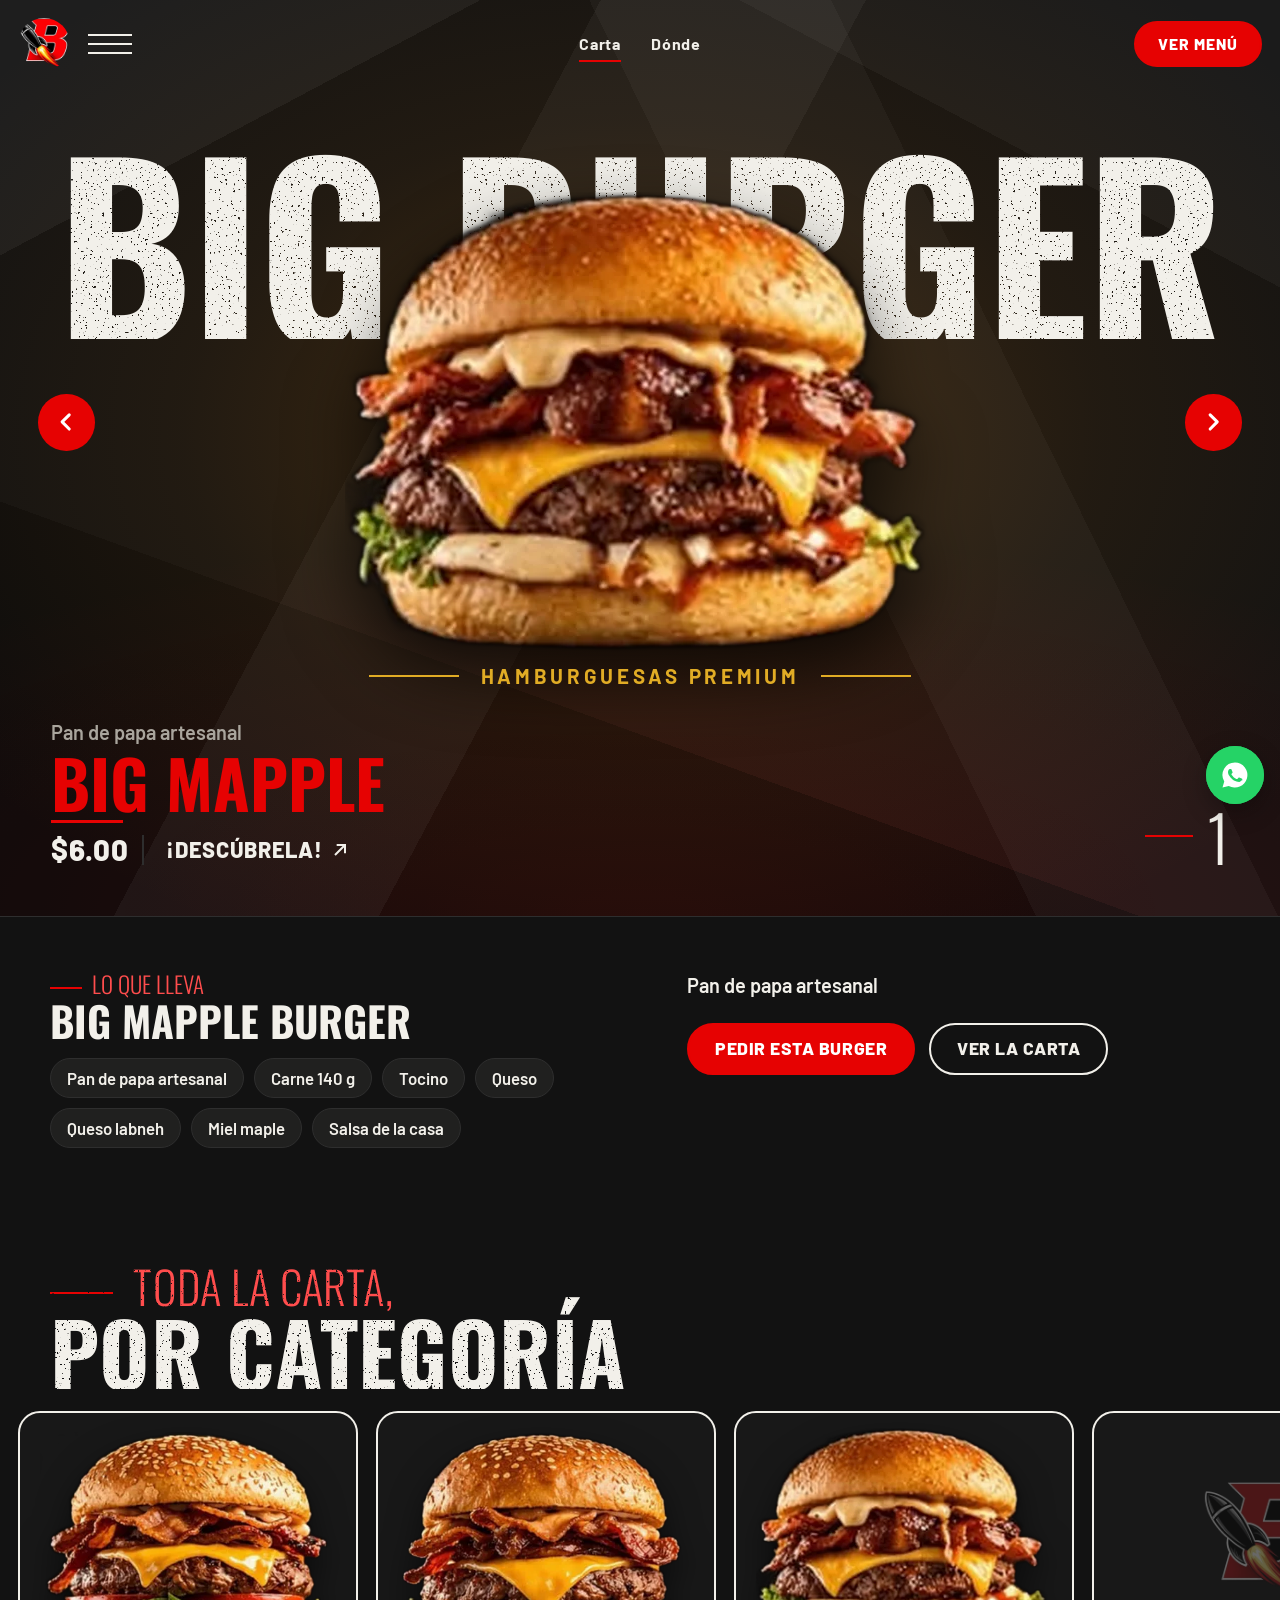
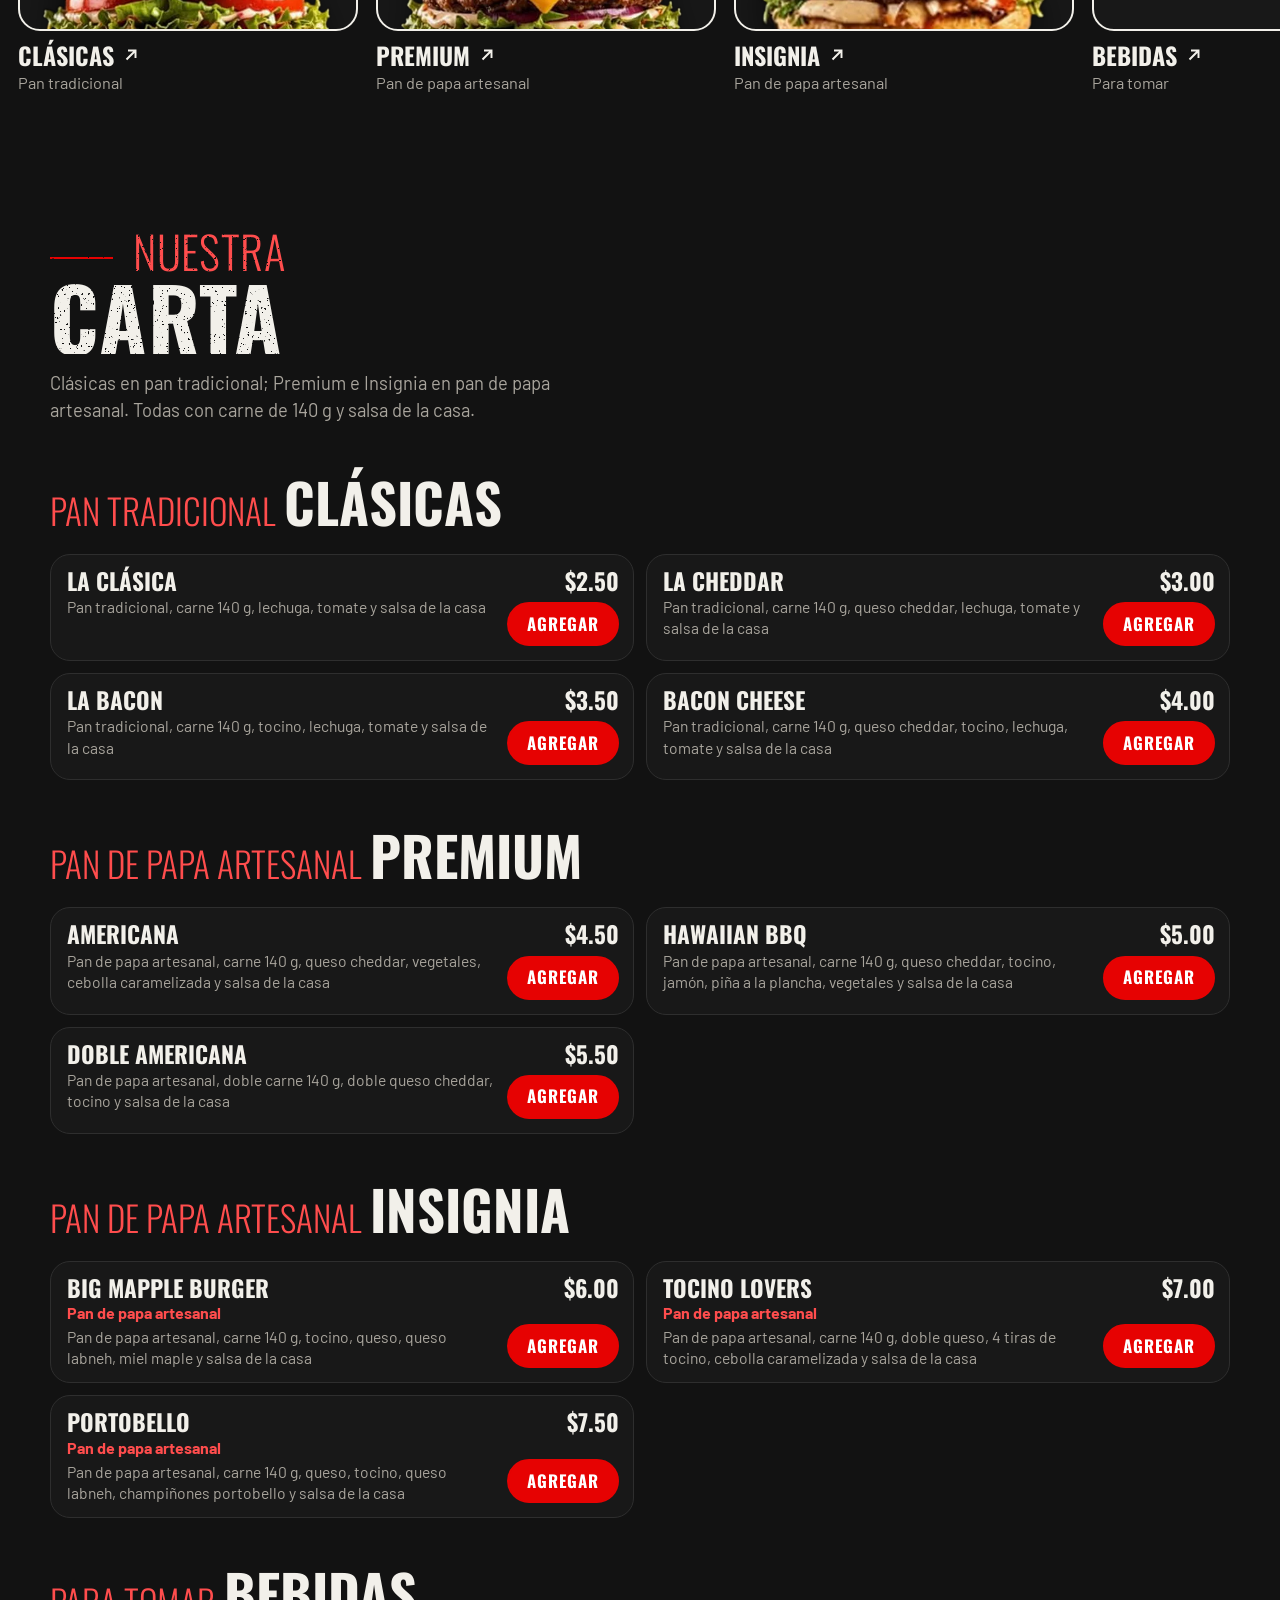
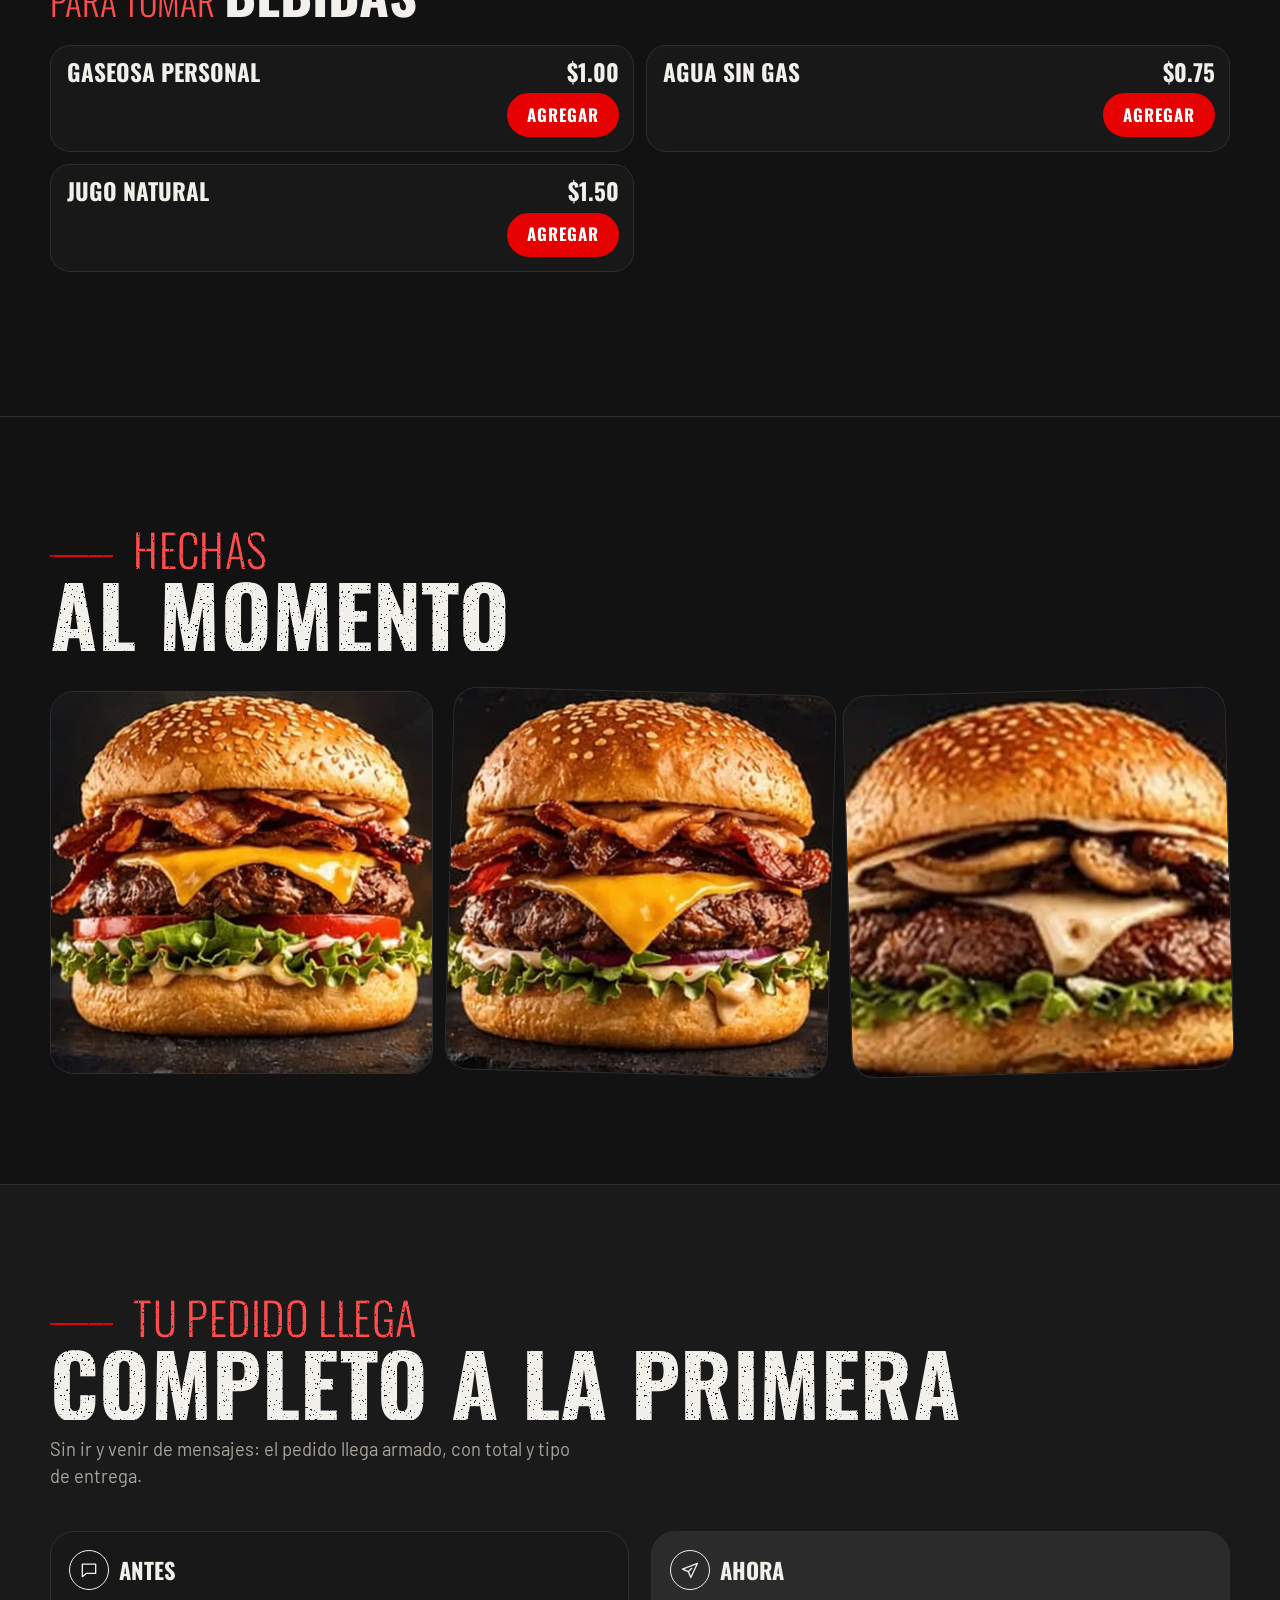
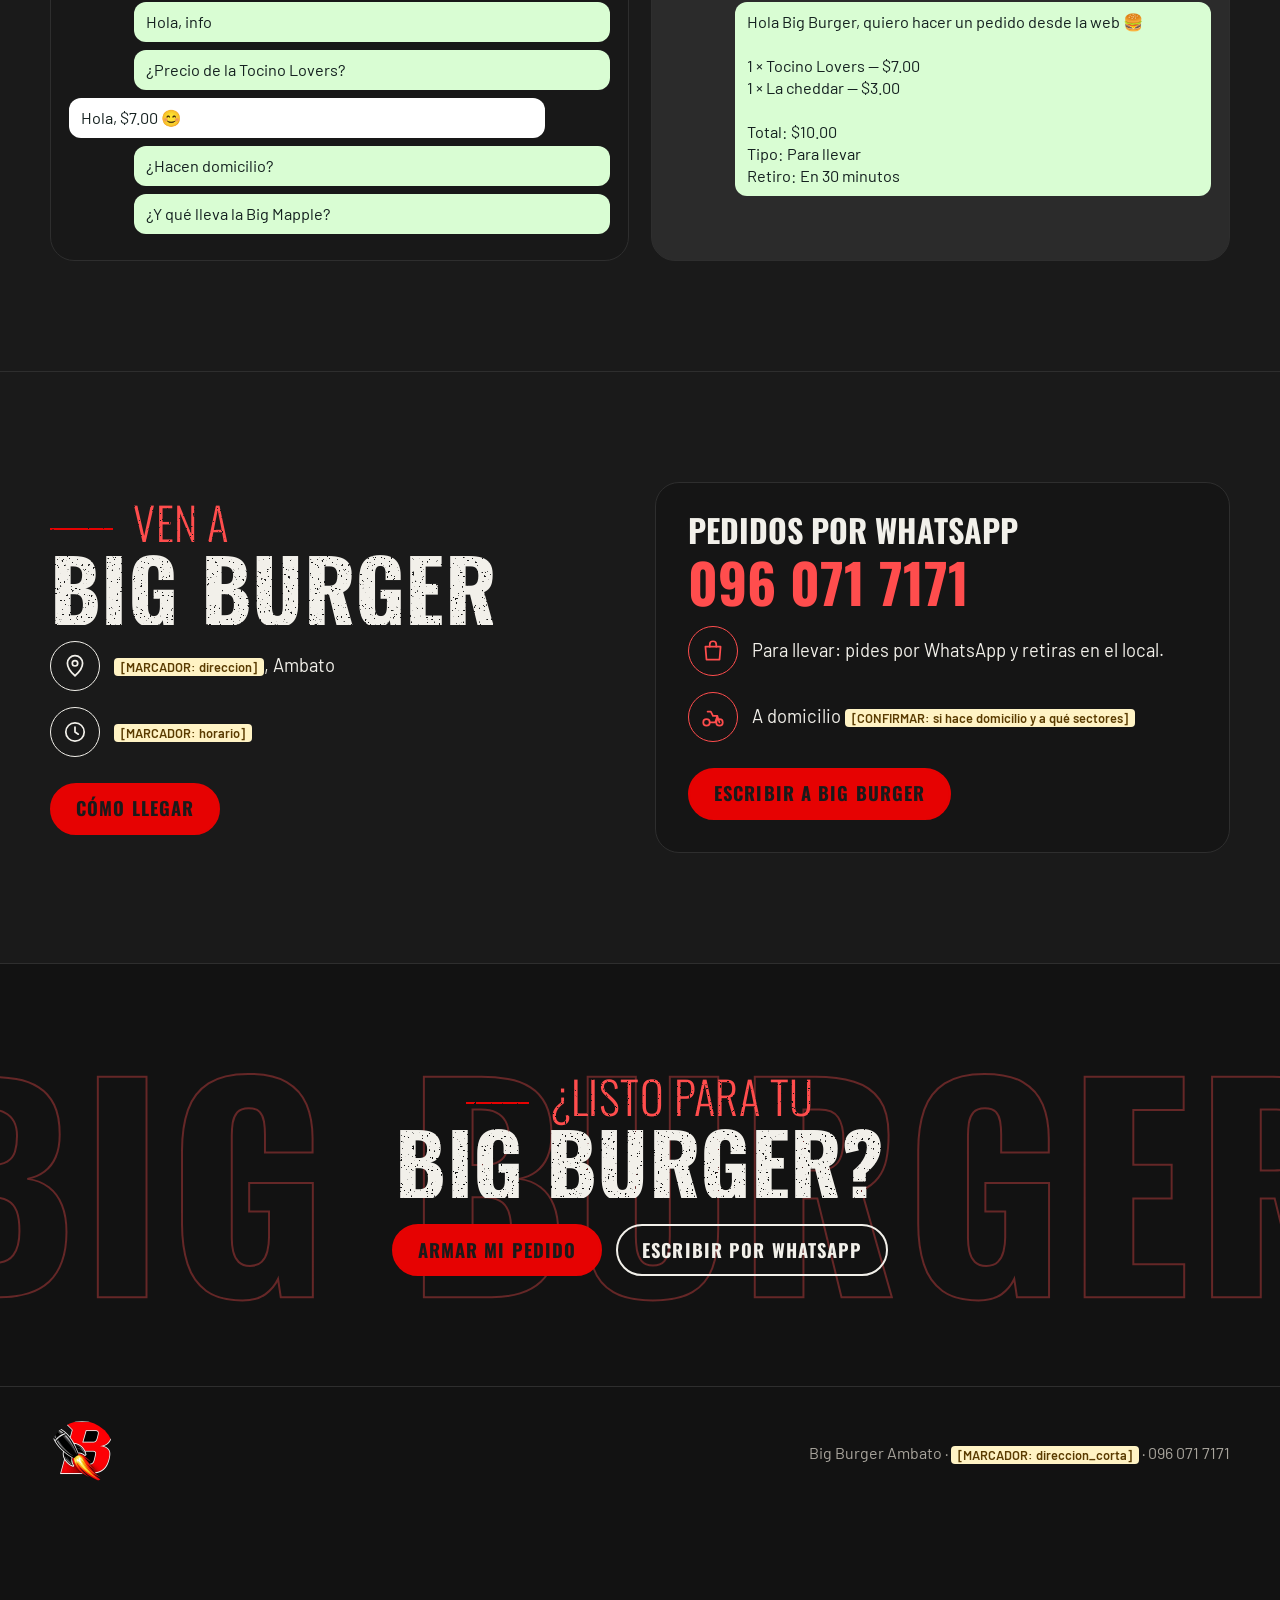
<file: index.html>
<!doctype html>
<html lang="es">
<head>
<meta charset="utf-8">
<meta name="viewport" content="width=device-width, initial-scale=1, viewport-fit=cover">
<meta name="robots" content="index, follow">
<meta name="theme-color" content="#121212">
<link rel="icon" href="assets/favicon.png">
<link rel="preconnect" href="https://fonts.googleapis.com"><link rel="preconnect" href="https://fonts.gstatic.com" crossorigin>
<link rel="stylesheet" href="https://fonts.googleapis.com/css2?family=Oswald:wght@300;500;700&amp;family=Barlow:wght@400;600;700;800&amp;display=swap" media="print" onload="this.media='all'"><noscript><link rel="stylesheet" href="https://fonts.googleapis.com/css2?family=Oswald:wght@300;500;700&amp;family=Barlow:wght@400;600;700;800&amp;display=swap"></noscript>
<link rel="stylesheet" href="estilos/base.css">
<link rel="stylesheet" href="efectos/base.css">
<link rel="stylesheet" href="efectos/energia.css">
<link rel="stylesheet" href="efectos/escaparate.css">
<link rel="stylesheet" href="efectos/acento-fuerte.css">
<link rel="stylesheet" href="motor/pedido.css">
<style>:root { --fx-bg: #F2F0EA; --fx-paper: #FAF8F3; --fx-accent: #E60202; --fx-ink: #121212; --fx-deep: #1A1A1A; --fx-pop: #FF4D4D; --fx-font: "Barlow", "Arial Narrow", Arial, sans-serif; --fx-font-disp: "Oswald", Impact, "Arial Narrow", sans-serif; --fx-font-txt: "Barlow", "Arial Narrow", Arial, sans-serif; --fx-deep-2: #121212; --fx-line-deep: #2E2E2E; --fx-soft: #D9D6CF; --fx-soft-2: #A9A59D; --fx-warm: #E60202; --fx-chat: #ECE7DD; --fx-oro: #E1AC25; --fx-sobre-acento: #FFFFFF; }</style>

<link rel="stylesheet" href="modulos/restaurante/rest.css">
<link rel="preload" as="image" href="assets/corte-big-mapple.webp" fetchpriority="high">
<title>Big Burger Ambato · Hamburguesas premium</title>
<meta name="description" content="Big Burger en Ambato: hamburguesas premium con carne de 140 g, pan de papa artesanal y salsa de la casa. Mira la carta y haz tu pedido por WhatsApp.">
<meta property="og:title" content="Big Burger · Hamburguesas premium en Ambato">
<meta property="og:description" content="Clásicas, Premium e Insignia. Arma tu pedido y llega completo a WhatsApp.">
<meta property="og:image" content="assets/og.jpg">
<meta property="og:image:width" content="1200"><meta property="og:image:height" content="630">
<script type="application/ld+json">
{"@context": "https://schema.org", "@type": "Restaurant", "name": "Big Burger Ambato", "servesCuisine": "Hamburguesas", "telephone": "+593960717171", "address": {"@type": "PostalAddress", "streetAddress": "[MARCADOR: direccion]", "addressLocality": "Ambato", "addressRegion": "Tungurahua", "addressCountry": "EC"}}
</script>
<style>
/* Hero */
.hero { position: relative; overflow: hidden; }
.hero .wrap { display: grid; gap: 28px; align-items: center; padding-block: clamp(28px, 5vw, 64px) clamp(44px, 6vw, 80px); grid-template-columns: minmax(0, 1.05fr) minmax(0, .95fr); }
.hero h1 { text-transform: uppercase; line-height: .84; }
.hero h1 .fino { display: block; font: 300 clamp(2.4rem, 6.4vw, 4.6rem)/.9 var(--fx-font-disp); }
.hero h1 .grueso { display: block; font: 900 clamp(4.2rem, 13vw, 9.6rem)/.84 var(--fx-font-disp); letter-spacing: .005em; }
.hero .lead { margin-top: 20px; max-width: 40ch; font-size: 1.2rem; color: var(--fx-soft); }
.hero-media { position: relative; justify-self: end; width: min(100%, 540px); }
.hero-foto { aspect-ratio: 572 / 553; border-radius: 22px; overflow: hidden; box-shadow: 10px 10px 0 var(--fx-accent); }
.hero-foto img { width: 100%; height: 100%; object-fit: cover; }
.hero .sello { position: absolute; left: -34px; bottom: -26px; z-index: 2; }
@media (max-width: 860px) {
  .hero .wrap { grid-template-columns: 1fr; }
  .hero-media { order: -1; justify-self: stretch; width: 100%; }
  .hero-foto { aspect-ratio: 4 / 3.6; }
  .hero .sello { left: auto; right: 10px; bottom: -22px; width: 108px; height: 108px; font-size: .98rem; }
}

/* Diagnóstico */
.diag .wrap { display: grid; gap: clamp(28px, 5vw, 64px); grid-template-columns: minmax(0, .9fr) minmax(0, 1.1fr); align-items: center; }
@media (max-width: 860px) { .diag .wrap { grid-template-columns: 1fr; } }
.caja { background: var(--fx-paper); border: 3px solid var(--fx-deep); border-radius: 20px; box-shadow: 8px 8px 0 var(--fx-deep); padding: clamp(20px, 3vw, 30px); min-height: 440px; display: flex; flex-direction: column; gap: 16px; }
.caja-cab { display: flex; align-items: center; gap: 12px; padding-bottom: 12px; border-bottom: 2px dashed color-mix(in srgb, var(--fx-deep) 30%, transparent); }
.caja-cab img { width: 42px; height: 42px; border-radius: 50%; }
.caja-cab b { display: block; font: 900 1.3rem/1 var(--fx-font-disp); text-transform: uppercase; }
.caja-cab small { font-size: .95rem; }
.prog { display: flex; align-items: center; gap: 12px; font: 700 .95rem var(--fx-font-txt); }
.prog .pista { flex: 1; height: 8px; border-radius: 99px; background: color-mix(in srgb, var(--fx-deep) 15%, transparent); overflow: hidden; }
.prog .pista div { height: 100%; background: var(--fx-accent); border-radius: 99px; transition: width .35s var(--fx-ease); }
.caja h3 { font: 900 clamp(1.8rem, 4vw, 2.4rem)/.95 var(--fx-font-disp); text-transform: uppercase; }
.ops { display: grid; gap: 10px; }
.op { display: flex; align-items: center; gap: 12px; min-height: 58px; padding: 10px 16px; text-align: left; background: #fff; border: 2px solid var(--fx-deep); border-radius: 12px; font: 700 1.12rem/1.2 var(--fx-font-txt); color: var(--fx-ink); cursor: pointer; transition: transform .2s var(--fx-ease), box-shadow .2s; box-shadow: 3px 3px 0 var(--fx-deep); }
.op:active { transform: translate(3px, 3px); box-shadow: none; }
.op small { display: block; font-weight: 400; font-size: .95rem; }
.enlace { align-self: flex-start; min-height: 44px; border: 0; background: none; font: 700 1.05rem var(--fx-font-txt); color: var(--fx-ink); cursor: pointer; padding: 0; text-decoration: underline; text-underline-offset: 3px; }
.reco { background: var(--fx-deep); color: var(--fx-bg); border-radius: 14px; padding: 18px; }
.reco small { color: var(--fx-pop); font: 700 .95rem var(--fx-font-txt); }
.reco b { display: block; font: 900 clamp(2.1rem, 5vw, 2.8rem)/.9 var(--fx-font-disp); text-transform: uppercase; margin: 6px 0; }
.reco p { color: var(--fx-soft); }
.reco .precio { font: 900 1.8rem/1 var(--fx-font-disp); color: var(--fx-pop); margin-top: 10px; }

/* Cómo pides */
.pasos { display: grid; gap: 30px; grid-template-columns: repeat(auto-fit, minmax(min(100%, 250px), 1fr)); margin-top: 44px; }
.paso { display: flex; gap: 16px; align-items: flex-start; }
.paso .ico { color: var(--fx-pop); }
.paso b { font: 300 1.1rem var(--fx-font-disp); color: var(--fx-pop); }
.paso h3 { font: 800 1.6rem/1 var(--fx-font-disp); text-transform: uppercase; margin: 2px 0 6px; }
.paso p { color: var(--fx-soft); }
.eventos-cta { margin-top: 38px; }

/* Galería */
.galeria { display: grid; gap: 16px; grid-template-columns: repeat(auto-fit, minmax(min(100%, 300px), 1fr)); margin-top: 40px; }
.galeria figure { margin: 0; border-radius: 18px; border: 3px solid var(--fx-bg); aspect-ratio: 1 / 1; }
.galeria img { width: 100%; height: 100%; object-fit: cover; }
.galeria figure:nth-child(2) { transform: rotate(1.5deg); } .galeria figure:nth-child(3) { transform: rotate(-1.5deg); }

/* Qué cambia */
.cambia { display: grid; gap: 22px; grid-template-columns: repeat(auto-fit, minmax(min(100%, 320px), 1fr)); margin-top: 40px; }
.chat { border-radius: 20px; padding: 18px; background: var(--fx-chat); border: 3px solid var(--fx-deep); }
.chat h3 { font: 800 1.4rem/1 var(--fx-font-disp); text-transform: uppercase; margin-bottom: 12px; display: flex; gap: 10px; align-items: center; }
.burbuja { max-width: 88%; padding: 9px 12px; border-radius: 12px; margin: 8px 0; font: 400 1.02rem/1.35 var(--fx-font-txt); background: #fff; white-space: pre-line; }
.burbuja.yo { margin-left: auto; background: #d9fdd3; }
.chat.despues { background: var(--fx-deep); }
.chat.despues h3 { color: var(--fx-bg); }

/* Dónde */
.donde { display: grid; gap: 30px; grid-template-columns: minmax(0, 1fr) minmax(0, 1fr); align-items: center; }
@media (max-width: 860px) { .donde { grid-template-columns: 1fr; } }
.dato { display: flex; gap: 14px; align-items: center; margin-top: 16px; font-size: 1.15rem; }
.dato .ico { width: 50px; height: 50px; }

/* Cierre */
.cierre { overflow: hidden; text-align: center; }
.cierre .contorno { position: absolute; left: 50%; top: 50%; transform: translate(-50%, -50%); white-space: nowrap; }
.cierre .wrap { position: relative; }
.cierre .acciones { justify-content: center; }
.demo-links { display: flex; flex-wrap: wrap; gap: 8px 18px; justify-content: center; margin-top: 22px; font-size: 1.02rem; }
</style>
</head>
<body class="rb-pagina" data-pagina="Landing (Pro)" data-secciones='["Vitrina de burgers (inicio)", "Carta", "Galería", "Qué cambia", "Dónde estamos", "Cierre"]'>
<svg width="0" height="0" style="position:absolute" aria-hidden="true"><defs>
  <symbol id="i-reloj" viewBox="0 0 24 24"><circle cx="12" cy="12" r="8.5"/><path d="M12 7.5V12l3 2"/></symbol>
  <symbol id="i-pin" viewBox="0 0 24 24"><path d="M12 21s7-6 7-11.5a7 7 0 0 0-14 0C5 15 12 21 12 21z"/><circle cx="12" cy="9.5" r="2.5"/></symbol>
  <symbol id="i-tel" viewBox="0 0 24 24"><rect x="7" y="2.5" width="10" height="19" rx="2"/><path d="M11 18.5h2"/></symbol>
  <symbol id="i-burger" viewBox="0 0 24 24"><path d="M4 10a8 5 0 0 1 16 0z"/><path d="M3.5 13.5h17M4 17h16a0 0 0 0 1 0 0 3 3 0 0 1-3 3H7a3 3 0 0 1-3-3z"/><path d="M9 7h.01M13 6.5h.01M15.5 8h.01"/></symbol>
  <symbol id="i-bolsa" viewBox="0 0 24 24"><path d="M5 8h14l-1 12H6z"/><path d="M9 8V6a3 3 0 0 1 6 0v2"/></symbol>
  <symbol id="i-moto" viewBox="0 0 24 24"><circle cx="6" cy="17" r="3"/><circle cx="18" cy="17" r="3"/><path d="M9 17h5l2-6h-4M16 11l2 6M12 11 10 7H7"/></symbol>
  <symbol id="i-envio" viewBox="0 0 24 24"><path d="M21 4 3 11l7 3 3 7z"/><path d="m10 14 4-4"/></symbol>
  <symbol id="i-chat" viewBox="0 0 24 24"><path d="M4 5h16v11H9l-5 4z"/></symbol>
  <symbol id="i-web" viewBox="0 0 24 24"><rect x="3.5" y="4.5" width="17" height="15" rx="1.5"/><path d="M3.5 9h17M7 6.8h.01M9.5 6.8h.01"/></symbol>
  <symbol id="i-ok" viewBox="0 0 24 24"><path d="m5 12 4.5 4.5L19 7"/></symbol>
  <symbol id="i-pago" viewBox="0 0 24 24"><rect x="3" y="6" width="18" height="12" rx="1.5"/><path d="M3 10h18M7 14h3"/></symbol>
  <symbol id="i-llave" viewBox="0 0 24 24"><rect x="5" y="10.5" width="14" height="10" rx="1.5"/><path d="M8 10.5V7.5a4 4 0 0 1 8 0v3"/></symbol>
  <symbol id="i-foto" viewBox="0 0 24 24"><path d="M4 8h3l2-2.5h6L17 8h3v11H4z"/><circle cx="12" cy="13" r="3.5"/></symbol>
  <symbol id="i-lista" viewBox="0 0 24 24"><path d="M9 6h11M9 12h11M9 18h11M4.5 6h.01M4.5 12h.01M4.5 18h.01"/></symbol>
  <symbol id="i-copa" viewBox="0 0 24 24"><path d="M8 4h8v5a4 4 0 0 1-8 0zM8 6H5a3 3 0 0 0 3 4M16 6h3a3 3 0 0 1-3 4M12 13v4M8.5 20h7"/></symbol>
  <symbol id="i-qr" viewBox="0 0 24 24"><rect x="3.5" y="3.5" width="6" height="6" rx="1"/><rect x="14.5" y="3.5" width="6" height="6" rx="1"/><rect x="3.5" y="14.5" width="6" height="6" rx="1"/><path d="M14.5 14.5h2v2h-2zM18.5 14.5h2M14.5 18.5h2M18.5 18.5v2"/></symbol>
  <symbol id="i-estrella" viewBox="0 0 24 24"><path d="m12 3.5 2.6 5.3 5.9.9-4.3 4.1 1 5.8L12 16.8 6.8 19.6l1-5.8-4.3-4.1 5.9-.9z"/></symbol>
  <symbol id="i-tarjeta" viewBox="0 0 24 24"><rect x="3" y="5.5" width="18" height="13" rx="2.5"/><path d="M3 10h18M7 15h4"/></symbol>
  <symbol id="i-caja" viewBox="0 0 24 24"><path d="M6 3.5h12v5H6zM4 8.5h16l-1.5 11h-13z"/><path d="M9 13h6"/></symbol>
  <symbol id="i-equipo" viewBox="0 0 24 24"><circle cx="9" cy="8.5" r="3"/><circle cx="17" cy="9.5" r="2.3"/><path d="M3.5 19c.5-3.5 2.7-5.5 5.5-5.5s5 2 5.5 5.5M15 14.2c2.6-.4 4.7 1 5.5 4.3"/></symbol>
  <symbol id="i-juego" viewBox="0 0 24 24"><path d="M8 4h8v5a4 4 0 0 1-8 0zM8 6H5a3 3 0 0 0 3 4M16 6h3a3 3 0 0 1-3 4M12 13v4M8.5 20h7"/></symbol>
  <symbol id="i-agenda" viewBox="0 0 24 24"><rect x="3.5" y="5" width="17" height="15" rx="2.5"/><path d="M3.5 10h17M8 3v4M16 3v4M8 14h2M13 14h3M8 17h2"/></symbol>
  <symbol id="i-panel" viewBox="0 0 24 24"><rect x="3.5" y="3.5" width="7" height="7" rx="1.5"/><rect x="13.5" y="3.5" width="7" height="7" rx="1.5"/><rect x="3.5" y="13.5" width="7" height="7" rx="1.5"/><rect x="13.5" y="13.5" width="7" height="7" rx="1.5"/></symbol>
</defs></svg>




<main>
<dialog class="rb-menu" id="rb-menu" aria-label="Menú">
  <div class="rb-menu-cab"><span></span><form method="dialog"><button class="rb-menu-x" aria-label="Cerrar el menú"><svg viewBox="0 0 40 40"><path d="M6 6l28 28M34 6L6 34"/></svg></button></form></div>
  <nav><a href="#inicio">Inicio</a>
  <a href="#rb-detalle">Las burgers</a>
  <a href="#carta">Carta</a>
  <a href="#donde">Dónde estamos</a>
  </nav>
  <footer>
    <p><span class="pend">[MARCADOR: zona]</span></p>
    <a class="rb-sello" href="#carta" aria-label="Ver menú">
      <svg class="giro" viewBox="0 0 200 200" aria-hidden="true"><defs><path id="rb-circ" d="M100,100 m-78,0 a78,78 0 1,1 156,0 a78,78 0 1,1 -156,0"/></defs><text><textPath href="#rb-circ">Ver menú · Ver menú · Ver menú ·</textPath></text></svg>
      <svg class="flecha" viewBox="0 0 24 24" aria-hidden="true"><path d="M6 18L18 6M8 6h10v10"/></svg>
    </a>
  </footer>
</dialog>

<section class="rb-hero esc-hero" id="inicio" aria-roledescription="carrusel" aria-label="Las burgers de Big Burger">
  <header class="rb-cab"><div class="wrap">
  <div class="rb-cab-izq">
    <a class="rb-logo" href="#inicio" aria-label="Big Burger, inicio"><img src="assets/logo.webp" alt="" width="52" height="52"></a>
    <button type="button" class="rb-menu-btn" id="rb-abrir" aria-label="Abrir el menú" aria-haspopup="dialog"><i></i><i></i><i></i></button>
  </div>
  <nav class="esc-nav" aria-label="Secciones"><a href="#carta">Carta</a><a href="#donde">Dónde</a></nav>
  <div class="rb-cab-der"><a class="rb-pill lleno" href="#carta" data-pedir>Ver menú</a></div>
</div></header>
  <div id="rb-centinela" aria-hidden="true" style="position:absolute;top:140px;left:0;width:1px;height:1px;pointer-events:none"></div>
  <div class="esc-fondo" aria-hidden="true"></div>
  <div id="rb-glows" aria-hidden="true"></div>
  <div class="rb-filas" id="rb-filas" data-fijo hidden></div>
  <p class="esc-palabra" aria-hidden="true">Big Burger</p>
  <div class="esc-centro">
    <button type="button" class="esc-flecha" id="rb-ant" aria-label="Burger anterior"><svg viewBox="0 0 24 24"><path d="M15 5l-7 7 7 7"/></svg></button>
    <div class="rb-escena" id="rb-escena"><div class="rb-slide on" data-n="0" role="group" aria-roledescription="diapositiva" aria-label="1"><img src="assets/corte-big-mapple.webp" alt="Hamburguesa Big Mapple Burger con tocino, queso, queso labneh y miel maple en pan de papa artesanal" width="591" height="461" fetchpriority="high" decoding="async"></div></div>
    <button type="button" class="esc-flecha" id="rb-sig" aria-label="Burger siguiente"><svg viewBox="0 0 24 24"><path d="M9 5l7 7-7 7"/></svg></button>
  </div>
  <p class="esc-sub"><span>Hamburguesas premium</span></p>
  <div class="esc-pie">
    <div class="rb-texto" aria-live="polite">
      <p class="rb-intro" id="rb-intro"></p>
      <h1 class="rb-nombre" id="rb-nombre"></h1>
      <a class="rb-desc" id="rb-desc" href="#rb-detalle"><span class="rb-precio" id="rb-precio"></span>¡Descúbrela! <svg viewBox="0 0 24 24" aria-hidden="true"><path d="M6 18L18 6M8 6h10v10"/></svg></a>
    </div>
    <p class="esc-n" aria-hidden="true"><span id="rb-n">1</span></p>
  </div>
</section>

<section class="rb-detalle" id="rb-detalle"><div class="wrap">
  <div><h2 id="rb-det-tit"></h2><div class="rb-fichas" id="rb-fichas"></div><div id="rb-quedan"></div></div>
  <div><p class="rb-intro" id="rb-det-txt" style="max-width:46ch"></p><div class="acciones"><a class="rb-boton lleno" id="rb-pedir" href="#carta">Pedir esta burger</a><a class="rb-boton" href="#carta">Ver la carta</a></div></div>
</div></section>

<section class="rb-cats" aria-label="Categorías de la carta"><div class="wrap"><h2 class="doble" style="color:var(--fx-bg)"><span style="color:var(--fx-pop)">Toda la carta,</span>por categoría</h2></div>
  <div class="fila" id="rb-cats" style="margin-top:22px"></div></section>









<section class="sec" id="carta"><div class="wrap">
  <h2 class="doble" data-reveal><span>Nuestra</span>carta</h2>
  <p class="intro" data-reveal>Clásicas en pan tradicional; Premium e Insignia en pan de papa artesanal. Todas con carne de 140 g y salsa de la casa.</p>
  <div id="carta-lista" style="margin-top:36px"></div>
</div></section>

<section class="sec oscuro" id="galeria"><div class="wrap">
  <h2 class="doble" data-reveal><span>Hechas</span>al momento</h2>
  <div class="galeria" data-stagger>
    <figure class="fx-zoom"><img src="assets/foto-burger-1.webp" alt="Hamburguesa con tocino crujiente, queso cheddar, tomate y lechuga" width="560" height="560" loading="lazy"></figure>
    <figure class="fx-zoom"><img src="assets/foto-burger-2.webp" alt="Hamburguesa con tocino, queso cheddar fundido, cebolla morada y lechuga" width="560" height="560" loading="lazy"></figure>
    <figure class="fx-zoom"><img src="assets/foto-portobello.webp" alt="Hamburguesa Portobello con champiñones, queso labneh y lechuga" width="460" height="460" loading="lazy"></figure>
    
  </div>
</div></section>

<section class="sec papel" id="cambia"><div class="wrap">
  <h2 class="doble" data-reveal><span>Tu pedido llega</span>completo a la primera</h2>
  <p class="intro" data-reveal>Sin ir y venir de mensajes: el pedido llega armado, con total y tipo de entrega.</p>
  <div class="cambia" data-stagger>
    <div class="chat"><h3><span class="ico" style="width:40px;height:40px"><svg style="width:20px;height:20px"><use href="#i-chat"/></svg></span>Antes</h3>
      <div class="burbuja yo">Hola, info</div><div class="burbuja yo">¿Precio de la Tocino Lovers?</div><div class="burbuja">Hola, $7.00 😊</div><div class="burbuja yo">¿Hacen domicilio?</div><div class="burbuja yo">¿Y qué lleva la Big Mapple?</div>
    </div>
    <div class="chat despues"><h3><span class="ico" style="width:40px;height:40px"><svg style="width:20px;height:20px"><use href="#i-envio"/></svg></span>Ahora</h3>
      <div class="burbuja yo">Hola Big Burger, quiero hacer un pedido desde la web 🍔

1 × Tocino Lovers — $7.00
1 × La cheddar — $3.00

Total: $10.00
Tipo: Para llevar
Retiro: En 30 minutos</div>
    </div>
  </div>
</div></section>

<section class="sec arena" id="donde"><div class="wrap donde">
  <div data-reveal>
    <h2 class="doble"><span>Ven a</span>Big Burger</h2>
    <div class="dato"><span class="ico"><svg><use href="#i-pin"/></svg></span><span><span class="pend">[MARCADOR: direccion]</span>, Ambato</span></div>
    <div class="dato"><span class="ico"><svg><use href="#i-reloj"/></svg></span><span> <span class="pend">[MARCADOR: horario]</span></span></div>
    <div class="acciones">
      <a class="btn" href="https://www.google.com/maps/search/?api=1&amp;query=[MARCADOR: maps_query]" target="_blank" rel="noopener">Cómo llegar</a>
      
    </div>
  </div>
  <div class="oscuro" style="border-radius:20px;padding:clamp(22px,3vw,32px);box-shadow:8px 8px 0 var(--fx-deep);border:3px solid var(--fx-deep)" data-reveal>
    <h3 style="font:900 2rem/.95 var(--fx-font-disp);text-transform:uppercase">Pedidos por WhatsApp</h3>
    <p style="font:900 clamp(2.4rem,7vw,3.4rem)/1 var(--fx-font-disp);color:var(--fx-pop);margin:10px 0 6px">096 071 7171</p>
    <div class="dato"><span class="ico" style="color:var(--fx-pop)"><svg><use href="#i-bolsa"/></svg></span><span>Para llevar: pides por WhatsApp y retiras en el local.</span></div>
    <div class="dato"><span class="ico" style="color:var(--fx-pop)"><svg><use href="#i-moto"/></svg></span><span>A domicilio <span class="pend">[CONFIRMAR: si hace domicilio y a qué sectores]</span></span></div>
    <div class="acciones"><a class="btn" data-wa="Hola Big Burger, quiero hacer un pedido.">Escribir a Big Burger</a></div>
  </div>
</div></section>

<section class="sec oscuro cierre"><div class="contorno" aria-hidden="true">BIG BURGER</div><div class="wrap">
  <h2 class="doble" data-reveal><span>¿Listo para tu</span>Big Burger?</h2>
  <div class="acciones"><a class="btn" href="#carta">Armar mi pedido</a><a class="btn btn-linea" data-wa="Hola Big Burger, quiero hacer una consulta.">Escribir por WhatsApp</a></div>
  
</div></section>

</main>

<footer><div class="wrap">
  <img src="assets/logo.webp" alt="Big Burger" width="64" height="64" loading="lazy">
  <div>Big Burger Ambato · <span class="pend">[MARCADOR: direccion_corta]</span> · 096 071 7171<br>
  </div>
</div></footer>

<a class="wa-flot" data-wa="Hola Big Burger, quiero hacer un pedido." aria-label="Escribir a Big Burger por WhatsApp"><svg viewBox="0 0 24 24" aria-hidden="true"><path d="M12 2a10 10 0 0 0-8.6 15.1L2 22l5-1.3A10 10 0 1 0 12 2zm5.3 14.2c-.2.6-1.3 1.2-1.8 1.3-.5 0-1 .2-3.3-.7-2.8-1.1-4.6-4-4.7-4.2-.1-.2-1.1-1.5-1.1-2.9s.7-2 1-2.3c.2-.3.5-.3.7-.3h.5c.2 0 .4 0 .6.5l.8 2c.1.2.1.4 0 .5l-.3.5-.4.4c-.1.2-.3.3-.1.6.2.3.8 1.3 1.7 2.1 1.2 1 2.1 1.3 2.4 1.5.3.1.5.1.6-.1l.9-1c.2-.3.4-.2.6-.1l1.9.9c.3.1.5.2.5.3.1.2.1.7-.1 1.3z"/></svg></a>


<script src="config.js"></script>
<script src="menu.js"></script>
<script src="modulos/restaurante/restaurante-datos.js"></script>
<script src="modulos/restaurante/rest-ui.js"></script>

<script src="modulos/restaurante/rest-api.js"></script>
<script src="motor/pedido.js"></script>
<script src="modulos/restaurante/rest-burgers.js"></script>

<script>
const P = Pedido, esc = P.esc, plata = P.plata;
const wa = (n, t) => `https://wa.me/${String(n).replace(/\D/g, '')}?text=${encodeURIComponent(t)}`;
document.querySelectorAll('[data-wa]').forEach(a => { a.href = wa(DEMO.waCliente, a.dataset.wa); a.target = '_blank'; a.rel = 'noopener'; });
['ig', 'ig2'].forEach(i => { const a = document.getElementById(i); if (a) a.href = DEMO.instagram; });   // sin Instagram en cliente.json, los enlaces no se pintan
{ const fb = document.getElementById('fb'); if (fb) fb.href = DEMO.facebook; }
P.pintarCarta('#carta-lista');

/* Premium: envío por sector (todo Ambato) y pedido programado. El precio real sale de la base; si no responde, los datos del cliente. */
{ const aplicar = ss => { DEMO.sectores = ss.map(z => ({ nombre: z.nombre, costo: RESTDATA.envio_por_confirmar ? null : z.costo_cent, ejemplo: !!RESTDATA.sectores_ejemplo })); DEMO.programar = true; };
  aplicar(RESTDATA.sectores); REST.rpc('carta').then(c => aplicar(c.sectores)).catch(() => {}); }
{ const q = new URLSearchParams(location.search).get('pedir'); if (q && P.items.has(q)) setTimeout(() => P.abrirProducto(q), 500); }   /* viene de la vitrina de burgers: «Pedir esta burger» */


</script>
<script src="fx.js"></script>

</body>
</html>
</file>
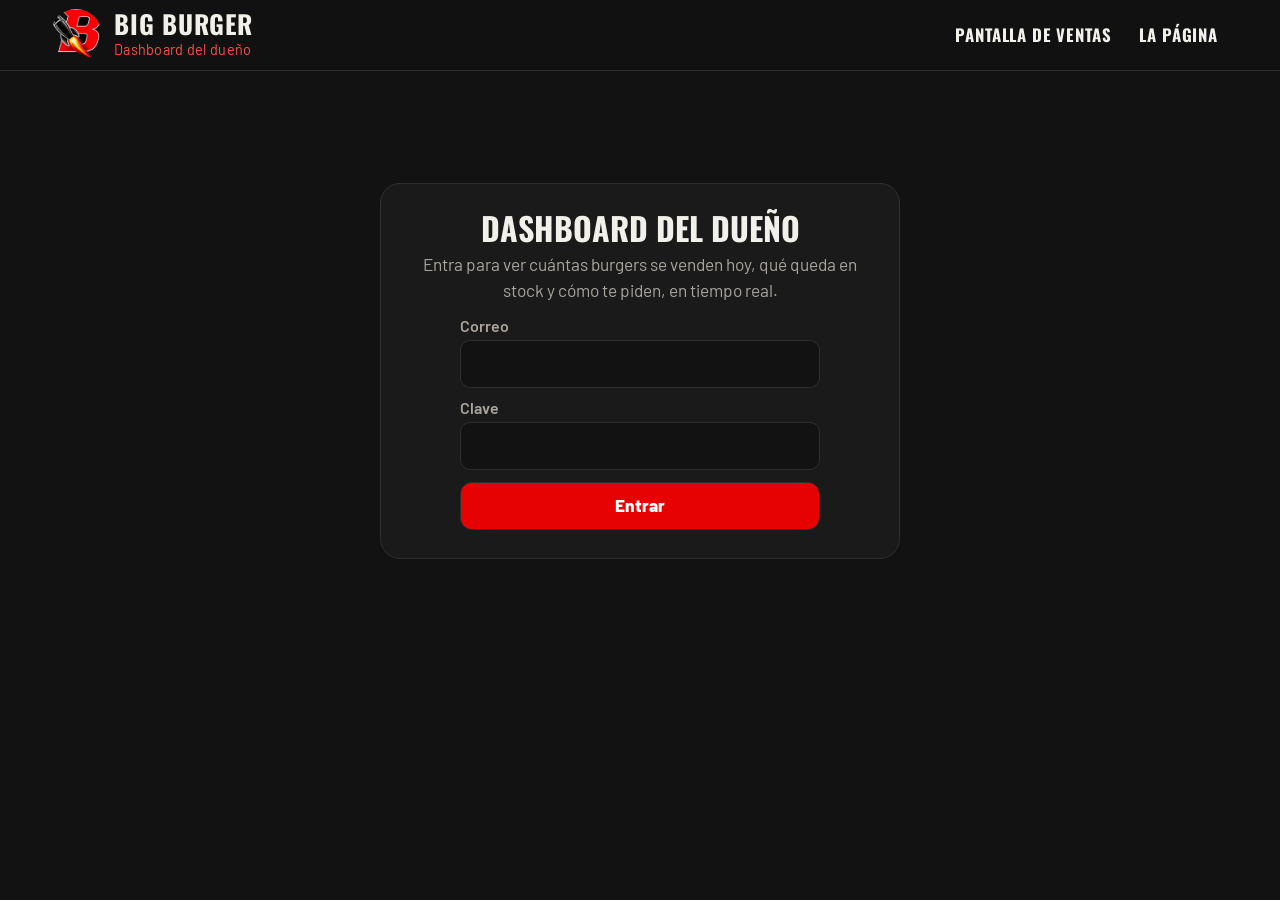
<file: dashboard.html>
<!doctype html>
<html lang="es">
<head>
<meta charset="utf-8">
<meta name="viewport" content="width=device-width, initial-scale=1, viewport-fit=cover">
<meta name="robots" content="noindex, nofollow">
<meta name="theme-color" content="#121212">
<link rel="icon" href="assets/favicon.png">
<link rel="preconnect" href="https://fonts.googleapis.com"><link rel="preconnect" href="https://fonts.gstatic.com" crossorigin>
<link rel="stylesheet" href="https://fonts.googleapis.com/css2?family=Oswald:wght@300;500;700&amp;family=Barlow:wght@400;600;700;800&amp;display=swap" media="print" onload="this.media='all'"><noscript><link rel="stylesheet" href="https://fonts.googleapis.com/css2?family=Oswald:wght@300;500;700&amp;family=Barlow:wght@400;600;700;800&amp;display=swap"></noscript>
<link rel="stylesheet" href="estilos/base.css">
<link rel="stylesheet" href="efectos/base.css">
<link rel="stylesheet" href="efectos/energia.css">
<link rel="stylesheet" href="efectos/escaparate.css">
<link rel="stylesheet" href="efectos/acento-fuerte.css">
<style>:root { --fx-bg: #F2F0EA; --fx-paper: #FAF8F3; --fx-accent: #E60202; --fx-ink: #121212; --fx-deep: #1A1A1A; --fx-pop: #FF4D4D; --fx-font: "Barlow", "Arial Narrow", Arial, sans-serif; --fx-font-disp: "Oswald", Impact, "Arial Narrow", sans-serif; --fx-font-txt: "Barlow", "Arial Narrow", Arial, sans-serif; --fx-deep-2: #121212; --fx-line-deep: #2E2E2E; --fx-soft: #D9D6CF; --fx-soft-2: #A9A59D; --fx-warm: #E60202; --fx-chat: #ECE7DD; --fx-oro: #E1AC25; --fx-sobre-acento: #FFFFFF; }</style>

<title>Dashboard del dueño · Big Burger (Premium)</title>
<meta name="description" content="Dashboard en vivo de Big Burger: cuántas burgers se venden, qué queda en stock y cómo te piden.">
<link rel="stylesheet" href="modulos/restaurante/rest.css">
<link rel="stylesheet" href="modulos/restaurante/rest-panel.css">
</head>
<body class="rest-oscuro" data-pagina="Dashboard del dueño (Premium)" data-secciones='["Resumen de hoy", "Hamburguesas por hora", "Cómo te piden", "Qué se vende y qué queda", "Movimientos en vivo", "Últimos 7 días", "Equipo", "Pedidos de la web"]'>
<header class="cabecera"><div class="wrap">
  <a class="marca" href="index.html"><img src="assets/logo.webp" alt="" width="52" height="52"><span><b>Big Burger</b><small>Dashboard del dueño</small></span></a>
  <nav aria-label="Pantallas del local"><a href="personal.html">Pantalla de ventas</a><a href="index.html">La página</a></nav>
</div></header>
<main class="rest-panel" id="rd-raiz">
  <div class="wrap">
    <div id="rd-entrada" hidden></div>
    <div id="rd-app" hidden>
      <div class="rd-barra">
        <h1 id="rd-titulo">Hoy en Big Burger<small id="rd-fecha"></small></h1>
        <div style="display:flex;gap:10px;align-items:center;flex-wrap:wrap"><span class="rd-vivo" id="rd-vivo" role="status"><i></i><span id="rd-vivo-txt">Conectando…</span></span><button type="button" class="rest-btn sec chico" id="rd-salir">Salir</button></div>
      </div>
      <div id="rd-cuerpo">
        <section class="rd-fila1" aria-label="Resumen de hoy">
          <article class="rest-tarjeta rd-heroe"><span class="rotulo">Hamburguesas vendidas hoy</span><span class="cifra" id="rd-hero">—</span><span class="rd-delta" id="rd-delta" hidden></span>
            <div class="rd-meta"><div class="pista"><i id="rd-rec-barra" style="transform:scaleX(0)"></i></div><p id="rd-rec-txt"></p></div></article>
          <div class="rd-kpis" id="rd-kpis"></div>
        </section>

        <section class="rd-fila2">
          <article class="rest-tarjeta"><header><div><h2>Hamburguesas por hora</h2><small>Hoy frente al mismo día de la semana pasada</small></div><button type="button" class="rd-vistatabla" data-tabla="horas" aria-pressed="false">Ver tabla</button></header>
            <div class="rd-leyenda" style="margin-bottom:6px"><span><i style="background:var(--fx-accent)"></i>Hoy</span><span><i class="linea" style="background:var(--d-mut)"></i>Semana pasada</span></div>
            <div id="rd-horas" class="rd-horas"></div><div id="rd-horas-tabla" class="rd-tabla-vista" hidden></div></article>
          <article class="rest-tarjeta"><header><div><h2>Cómo te piden</h2><small>Hamburguesas de hoy por canal</small></div></header>
            <div class="rd-canal" id="rd-canal" role="img" aria-label="Reparto por canal"></div><div class="rd-canal-lista" id="rd-canal-lista"></div></article>
        </section>

        <section class="rd-fila3">
          <article class="rest-tarjeta"><header><div><h2>Qué se vende y qué queda</h2><small id="rd-stock-sub">Stock del día cargado por el dueño; baja solo con cada venta.</small></div><button type="button" class="rest-btn chico" id="rd-stock-abrir">Cargar stock de hoy</button></header>
            <form id="rd-editor" class="rd-editor" hidden></form>
            <div style="overflow-x:auto"><table class="rd-prod"><thead><tr><th>Producto</th><th>Vendidas hoy</th><th>Stock</th></tr></thead><tbody id="rd-prod"></tbody></table></div></article>
          <article class="rest-tarjeta"><header><div><h2>Movimientos en vivo</h2><small>Ventas del local y pedidos confirmados</small></div></header><ul class="rd-feed" id="rd-feed" aria-live="polite"></ul></article>
        </section>

        <section class="rd-fila4">
          <article class="rest-tarjeta"><header><div><h2>Últimos 7 días</h2><small>Hamburguesas por día</small></div><button type="button" class="rd-vistatabla" data-tabla="semana" aria-pressed="false">Ver tabla</button></header><div class="rd-semana" id="rd-semana"></div><div id="rd-semana-tabla" class="rd-tabla-vista" hidden></div></article>
          <article class="rest-tarjeta"><header><div><h2>Equipo hoy</h2><small>Ventas registradas en el local</small></div></header><div class="rd-equipo" id="rd-equipo"></div></article>
          <article class="rest-tarjeta"><header><div><h2>Pedidos de la web y la pantalla</h2><small>Esperan confirmación del local</small></div></header><div id="rd-web"></div></article>
        </section>

        

        <div class="rd-demo" id="rd-demo" hidden>
          <span class="rest-chip-demo">Solo en la demo</span><span>Mira el dashboard moverse sin otro celular:</span>
          <button type="button" class="rest-btn chico" id="rd-sim">Simular una venta del local</button>
          <button type="button" class="rest-btn sec chico" id="rd-auto" aria-pressed="false">Simular ventas cada 6 s</button>
          <button type="button" class="rest-btn sec chico" id="rd-reset">Reiniciar datos de ejemplo</button>
        </div>
      </div>
    </div>
  </div>
</main>
<script src="config.js"></script>
<script src="menu.js"></script>
<script src="modulos/restaurante/restaurante-datos.js"></script>
<script src="modulos/restaurante/rest-ui.js"></script>

<script src="modulos/restaurante/rest-api.js"></script>
<script src="modulos/restaurante/rest-dashboard.js"></script>

</body>
</html>
</file>
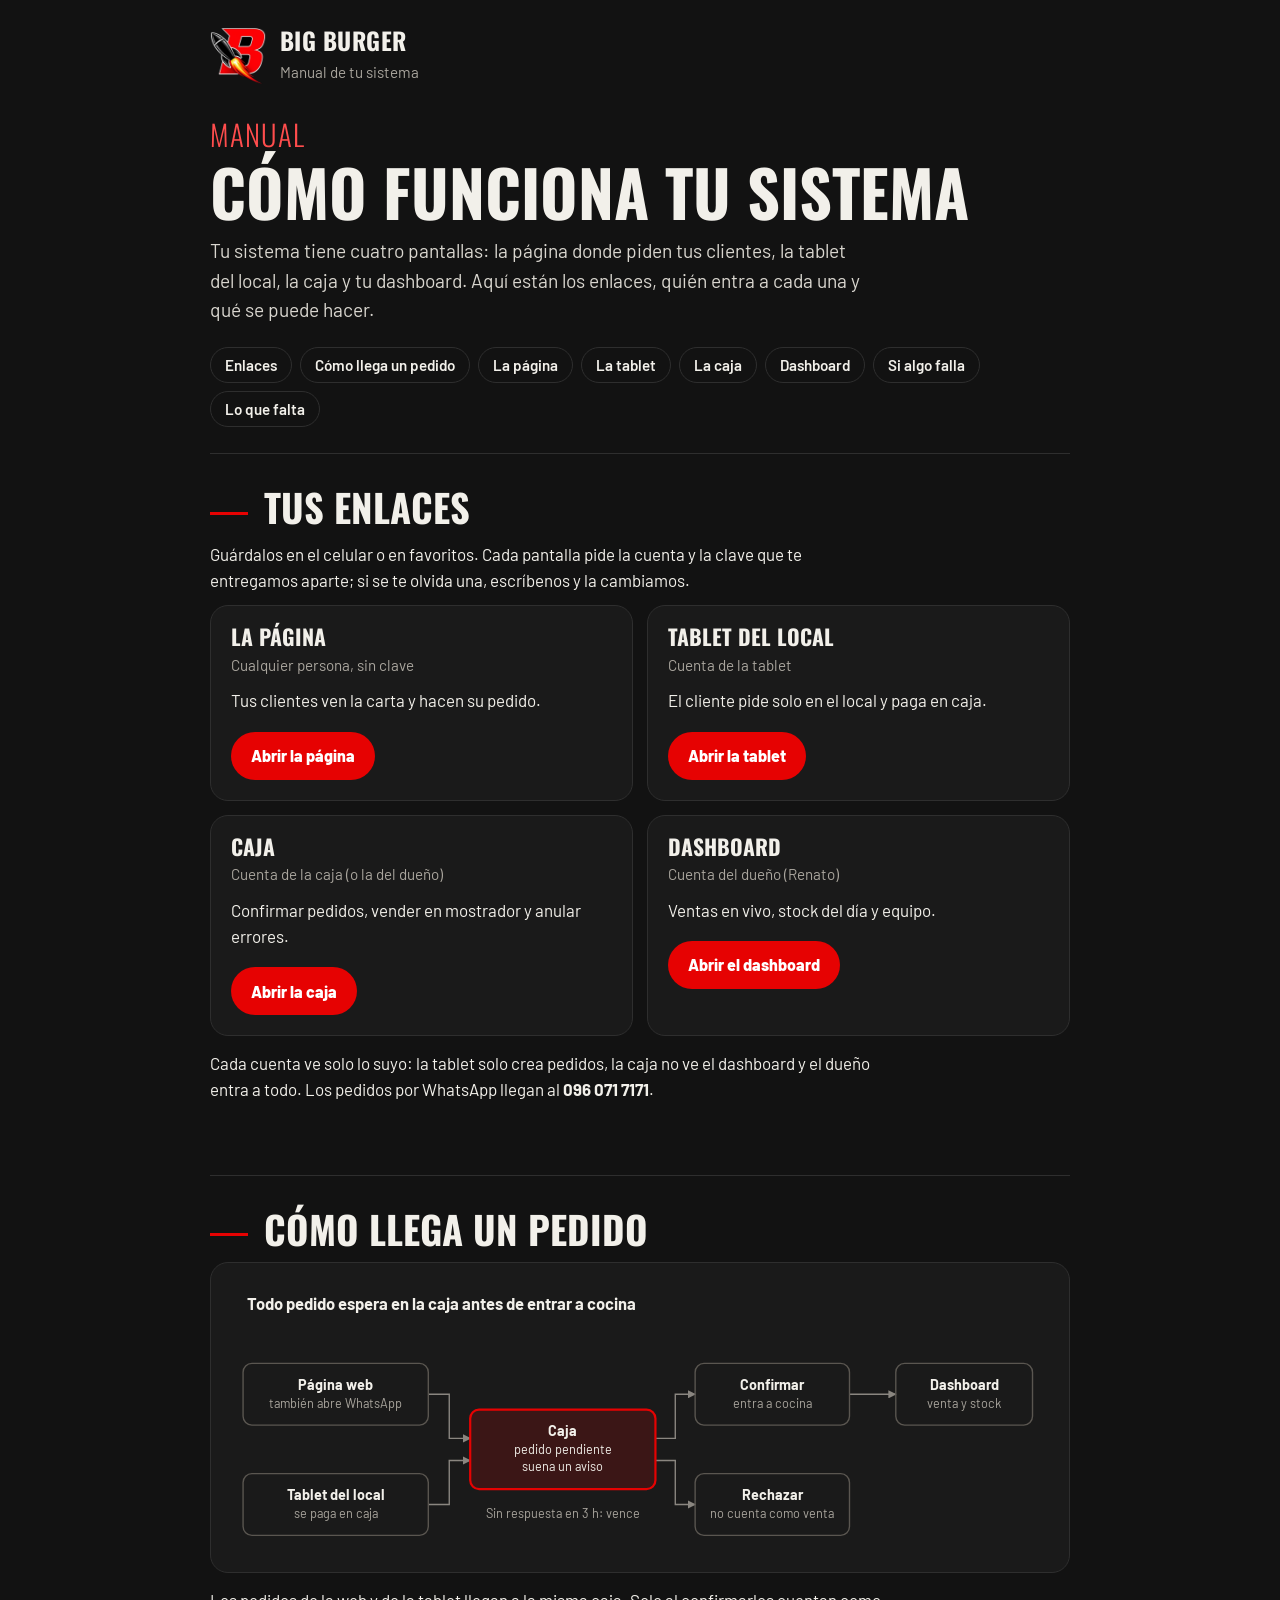
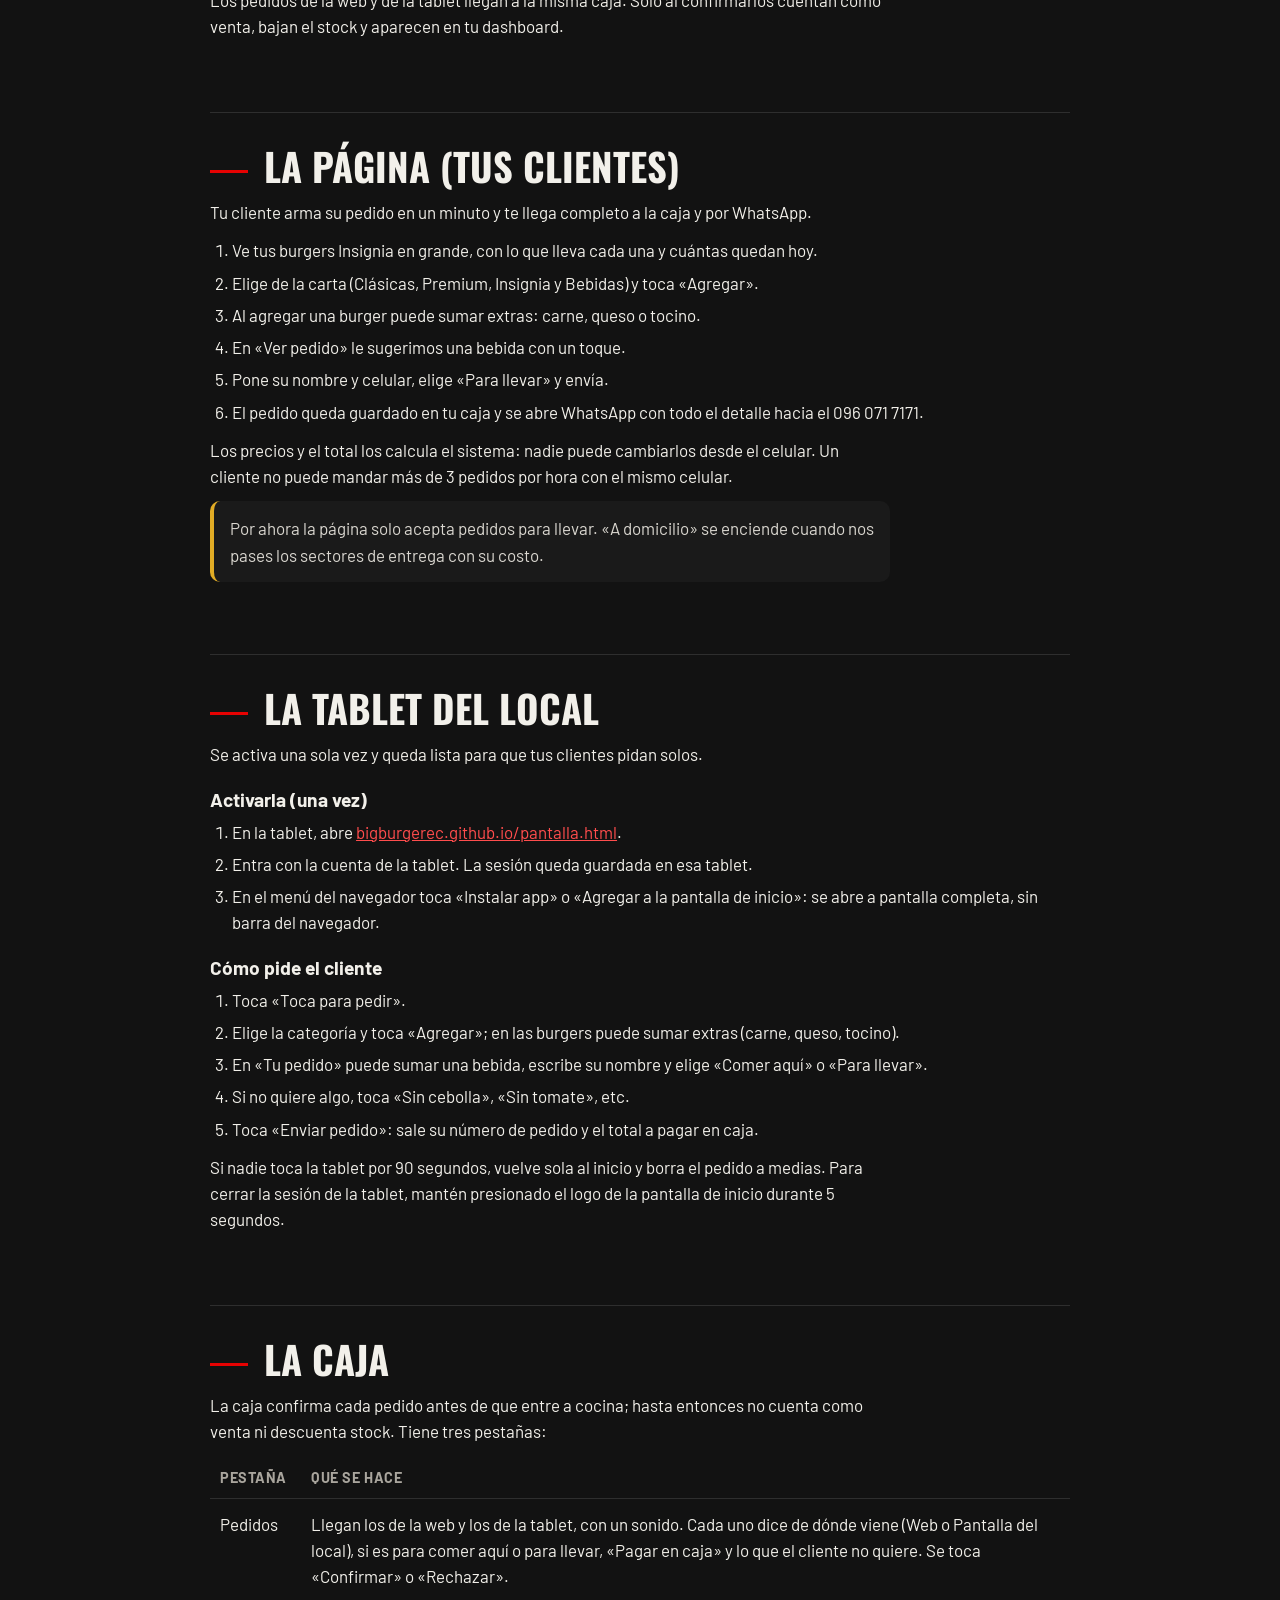
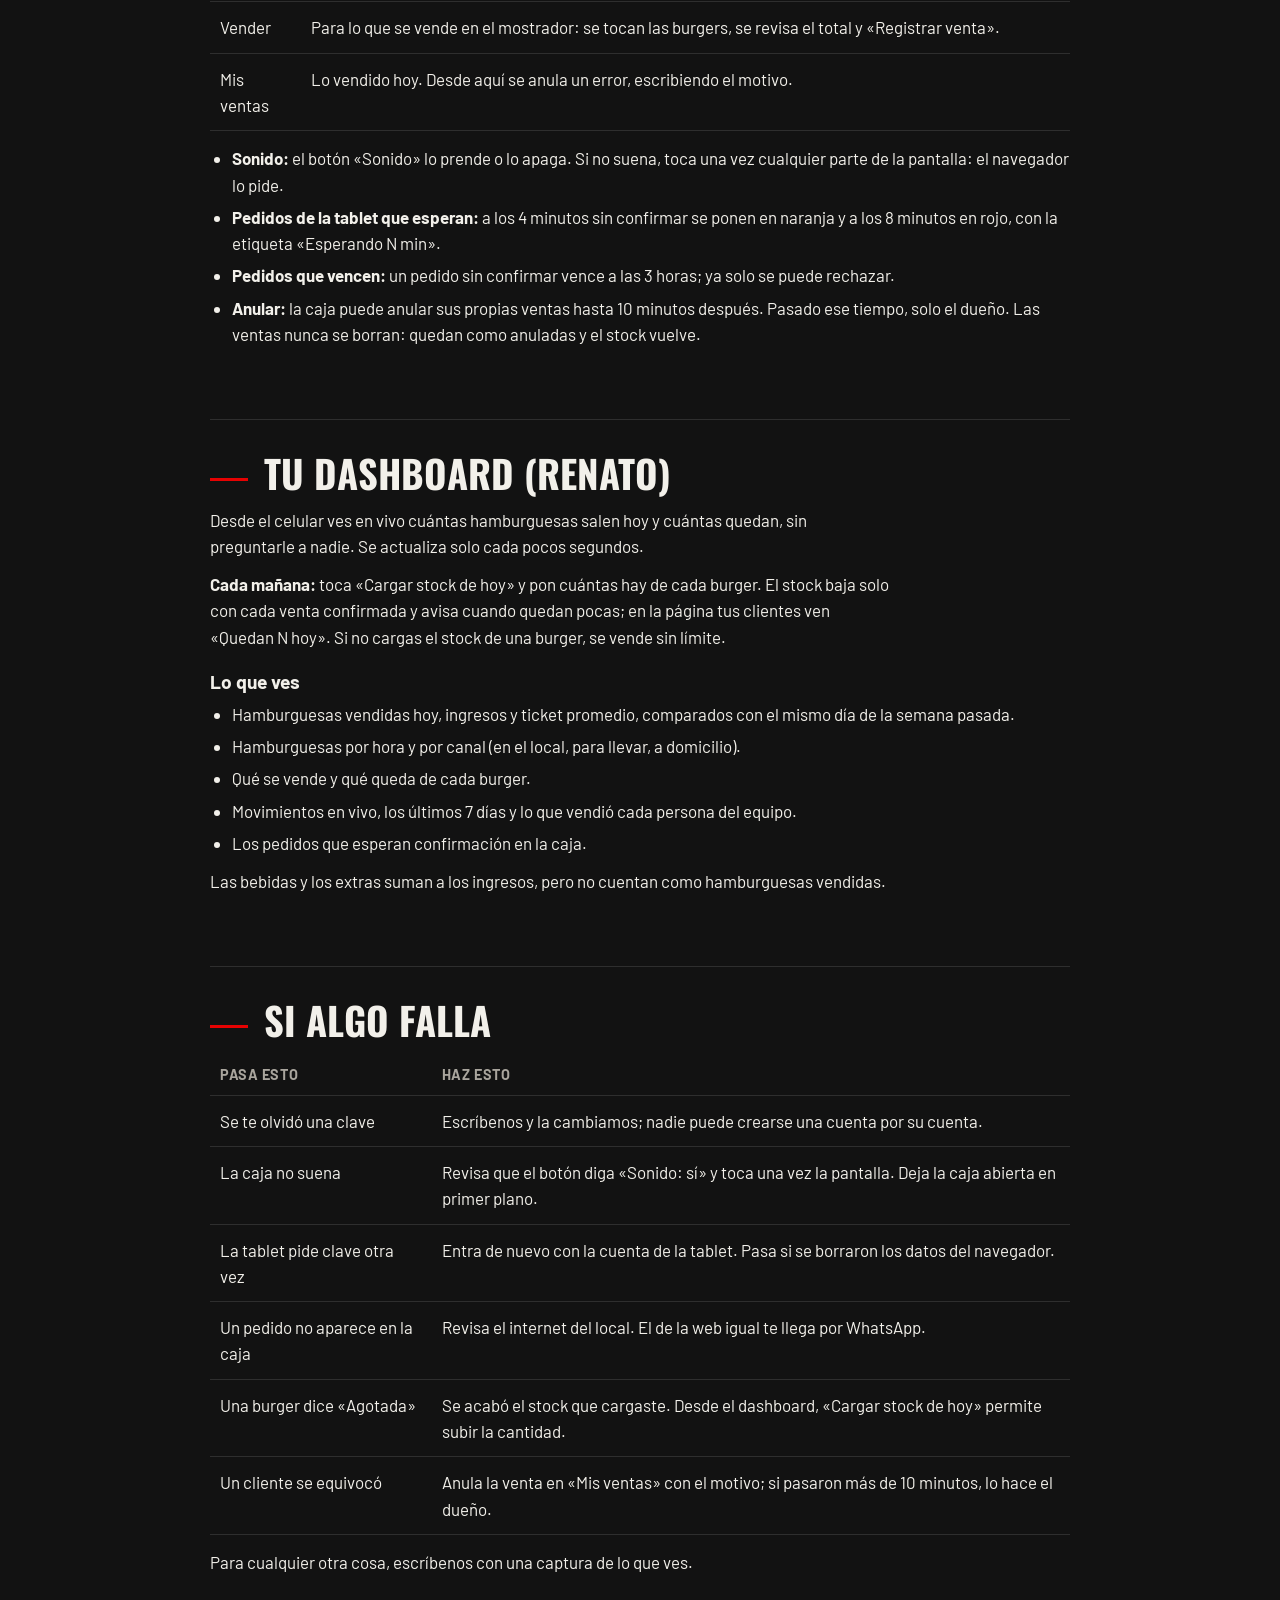
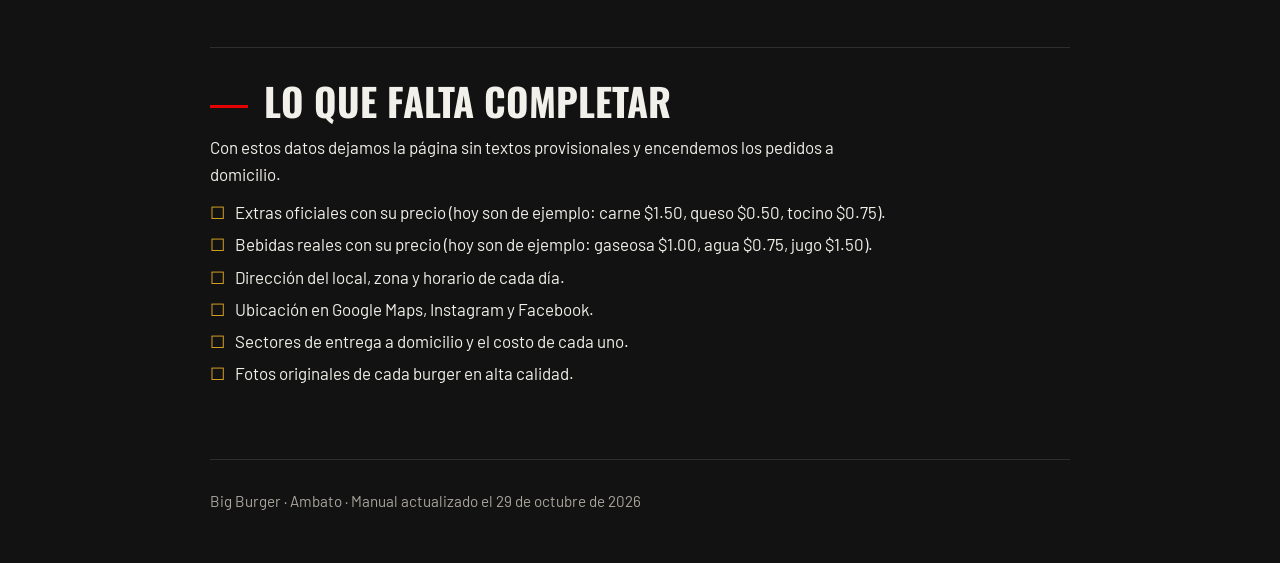
<file: manual.html>
<!doctype html>
<html lang="es">
<head>
<meta charset="utf-8">
<meta name="viewport" content="width=device-width, initial-scale=1">
<meta name="robots" content="noindex, nofollow">
<meta name="theme-color" content="#121212">
<title>Manual · Big Burger</title>
<meta name="description" content="Manual de uso del sistema de Big Burger: la página, la tablet del local, la caja y el dashboard del dueño.">
<link rel="icon" href="assets/favicon.png">
<link rel="preconnect" href="https://fonts.googleapis.com"><link rel="preconnect" href="https://fonts.gstatic.com" crossorigin>
<link rel="stylesheet" href="https://fonts.googleapis.com/css2?family=Oswald:wght@300;500;700&family=Barlow:wght@400;600;700;800&display=swap">
<!-- Manual para el dueño y el equipo de Big Burger. Página fija (no la genera nuevo-cliente.py): vive en landing-base/clientes/big-burger/sitio-extra/ y se copia al publicar.
     Sin correos ni claves: el repo es público. -->
<style>
:root { --bg: #121212; --card: #1A1A1A; --line: #2E2E2E; --ink: #F2F0EA; --mut: #A9A59D; --rojo: #E60202; --rojo-txt: #FF4D4D; --oro: #E1AC25;
  --disp: "Oswald", Impact, "Arial Narrow", sans-serif; --txt: "Barlow", Arial, sans-serif; color-scheme: dark; }
* { box-sizing: border-box; margin: 0; }
body { background: var(--bg); color: var(--ink); font: 400 1.06rem/1.55 var(--txt); }
.wrap { width: min(860px, 100% - 32px); margin-inline: auto; }
header.top { padding: 28px 0 8px; display: flex; align-items: center; gap: 14px; }
header.top img { width: 56px; height: 56px; }
header.top b { font: 700 1.5rem/1 var(--disp); text-transform: uppercase; letter-spacing: .02em; }
header.top small { display: block; color: var(--mut); font-size: .95rem; margin-top: 4px; }
h1 { font: 700 clamp(2.4rem, 8vw, 4rem)/.95 var(--disp); text-transform: uppercase; margin: 28px 0 14px; }
h1 span { display: block; font-weight: 300; color: var(--rojo-txt); font-size: .45em; letter-spacing: .04em; margin-bottom: .45em; }
.lead { font-size: 1.2rem; color: #D9D6CF; max-width: 60ch; }
nav.indice { display: flex; flex-wrap: wrap; gap: 8px; margin: 22px 0 6px; }
nav.indice a { color: var(--ink); text-decoration: none; border: 1px solid var(--line); border-radius: 999px; padding: 8px 14px; font: 600 .95rem var(--txt); }
section { padding: 34px 0; border-top: 1px solid var(--line); margin-top: 26px; }
h2 { font: 700 clamp(1.7rem, 5vw, 2.4rem)/1 var(--disp); text-transform: uppercase; margin-bottom: 14px; }
h2::before { content: ""; display: inline-block; width: 1em; height: 3px; background: var(--rojo); vertical-align: middle; margin-right: .4em; }
h3 { font: 700 1.2rem var(--txt); margin: 20px 0 8px; }
p { margin: 0 0 12px; max-width: 68ch; }
ol, ul { padding-left: 1.3em; margin: 0 0 12px; } li { margin: 6px 0; }
a { color: var(--rojo-txt); }
.tarjetas { display: grid; gap: 14px; grid-template-columns: repeat(auto-fit, minmax(min(100%, 380px), 1fr)); }
.tarjeta { background: var(--card); border: 1px solid var(--line); border-radius: 18px; padding: 20px; }
.tarjeta .tit { font: 700 1.35rem/1 var(--disp); text-transform: uppercase; }
.tarjeta .quien { color: var(--mut); font-size: .95rem; margin: 6px 0 10px; }
.boton { display: inline-flex; align-items: center; min-height: 48px; padding: 0 20px; border-radius: 999px; background: var(--rojo); color: #fff; text-decoration: none; font: 800 1rem var(--txt); margin-top: 6px; }
.tabla { width: 100%; border-collapse: collapse; margin: 6px 0 14px; }
.tabla th, .tabla td { text-align: left; vertical-align: top; padding: 12px 10px; border-bottom: 1px solid var(--line); }
.tabla th { font: 700 .9rem var(--txt); color: var(--mut); text-transform: uppercase; letter-spacing: .04em; }
@media (max-width: 620px) { .tabla, .tabla tbody, .tabla tr, .tabla td { display: block; width: 100%; } .tabla thead { display: none; }
  .tabla tr { border-bottom: 1px solid var(--line); padding: 8px 0; } .tabla td { border: 0; padding: 4px 0; } .tabla td:first-child { font-weight: 700; } }
.nota { background: var(--card); border-left: 4px solid var(--oro); border-radius: 10px; padding: 14px 16px; color: #D9D6CF; }
.diagrama { background: var(--card); border: 1px solid var(--line); border-radius: 18px; padding: 10px; margin: 8px 0 14px; overflow-x: auto; }
.diagrama svg { width: 100%; min-width: 560px; height: auto; display: block; }
.tareas { list-style: none; padding: 0; } .tareas li::before { content: "☐"; color: var(--oro); margin-right: 10px; }
footer { padding: 30px 0 50px; color: var(--mut); font-size: .95rem; border-top: 1px solid var(--line); margin-top: 26px; }
</style>
</head>
<body>
<div class="wrap">
<header class="top"><img src="assets/logo.webp" alt="" width="56" height="56"><div><b>Big Burger</b><small>Manual de tu sistema</small></div></header>

<h1><span>Manual</span>Cómo funciona tu sistema</h1>
<p class="lead">Tu sistema tiene cuatro pantallas: la página donde piden tus clientes, la tablet del local, la caja y tu dashboard. Aquí están los enlaces, quién entra a cada una y qué se puede hacer.</p>
<nav class="indice" aria-label="Contenido"><a href="#enlaces">Enlaces</a><a href="#pedido">Cómo llega un pedido</a><a href="#pagina">La página</a><a href="#tablet">La tablet</a><a href="#caja">La caja</a><a href="#dashboard">Dashboard</a><a href="#falla">Si algo falla</a><a href="#falta">Lo que falta</a></nav>

<section id="enlaces">
<h2>Tus enlaces</h2>
<p>Guárdalos en el celular o en favoritos. Cada pantalla pide la cuenta y la clave que te entregamos aparte; si se te olvida una, escríbenos y la cambiamos.</p>
<div class="tarjetas">
  <div class="tarjeta"><div class="tit">La página</div><div class="quien">Cualquier persona, sin clave</div><p>Tus clientes ven la carta y hacen su pedido.</p><a class="boton" href="./">Abrir la página</a></div>
  <div class="tarjeta"><div class="tit">Tablet del local</div><div class="quien">Cuenta de la tablet</div><p>El cliente pide solo en el local y paga en caja.</p><a class="boton" href="pantalla.html">Abrir la tablet</a></div>
  <div class="tarjeta"><div class="tit">Caja</div><div class="quien">Cuenta de la caja (o la del dueño)</div><p>Confirmar pedidos, vender en mostrador y anular errores.</p><a class="boton" href="personal.html">Abrir la caja</a></div>
  <div class="tarjeta"><div class="tit">Dashboard</div><div class="quien">Cuenta del dueño (Renato)</div><p>Ventas en vivo, stock del día y equipo.</p><a class="boton" href="dashboard.html">Abrir el dashboard</a></div>
</div>
<p style="margin-top:14px">Cada cuenta ve solo lo suyo: la tablet solo crea pedidos, la caja no ve el dashboard y el dueño entra a todo. Los pedidos por WhatsApp llegan al <b>096 071 7171</b>.</p>
</section>

<section id="pedido">
<h2>Cómo llega un pedido</h2>
<div class="diagrama">
<svg viewBox="0 0 760 262" role="img" aria-label="Todo pedido espera en la caja antes de entrar a cocina" font-family="Barlow, Arial, sans-serif" font-size="13">
  <defs><marker id="flecha" viewBox="0 0 10 10" refX="9" refY="5" markerWidth="6" markerHeight="6" orient="auto-start-reverse"><path d="M0 0L10 5L0 10z" fill="#8a8680"/></marker></defs>
  <text x="24" y="34" font-size="15" font-weight="700" fill="#F2F0EA">Todo pedido espera en la caja antes de entrar a cocina</text>
  <g fill="none" stroke="#8a8680" stroke-width="1.25">
    <path d="M188 110H207V150H226" marker-end="url(#flecha)"/><path d="M188 210H207V170H226" marker-end="url(#flecha)"/>
    <path d="M394 150H412V110H430" marker-end="url(#flecha)"/><path d="M394 170H412V210H430" marker-end="url(#flecha)"/>
    <path d="M570 110H612" marker-end="url(#flecha)"/>
  </g>
  <g fill="none" stroke="#5a5650" stroke-width="1.25">
    <rect x="20" y="82" width="168" height="56" rx="8"/><rect x="20" y="182" width="168" height="56" rx="8"/>
    <rect x="430" y="82" width="140" height="56" rx="8"/><rect x="430" y="182" width="140" height="56" rx="8"/><rect x="612" y="82" width="124" height="56" rx="8"/>
  </g>
  <rect x="226" y="124" width="168" height="72" rx="8" fill="#E60202" fill-opacity=".16" stroke="#E60202" stroke-width="2"/>
  <g text-anchor="middle">
    <text x="104" y="106" font-weight="700" fill="#F2F0EA">Página web</text><text x="104" y="122" font-size="11.5" fill="#A9A59D">también abre WhatsApp</text>
    <text x="104" y="206" font-weight="700" fill="#F2F0EA">Tablet del local</text><text x="104" y="222" font-size="11.5" fill="#A9A59D">se paga en caja</text>
    <text x="310" y="148" font-weight="700" fill="#F2F0EA">Caja</text><text x="310" y="164" font-size="11.5" fill="#F2F0EA">pedido pendiente</text><text x="310" y="180" font-size="11.5" fill="#F2F0EA">suena un aviso</text>
    <text x="310" y="222" font-size="11.5" fill="#A9A59D">Sin respuesta en 3 h: vence</text>
    <text x="500" y="106" font-weight="700" fill="#F2F0EA">Confirmar</text><text x="500" y="122" font-size="11.5" fill="#A9A59D">entra a cocina</text>
    <text x="500" y="206" font-weight="700" fill="#F2F0EA">Rechazar</text><text x="500" y="222" font-size="11.5" fill="#A9A59D">no cuenta como venta</text>
    <text x="674" y="106" font-weight="700" fill="#F2F0EA">Dashboard</text><text x="674" y="122" font-size="11.5" fill="#A9A59D">venta y stock</text>
  </g>
</svg>
</div>
<p>Los pedidos de la web y de la tablet llegan a la misma caja. Solo al confirmarlos cuentan como venta, bajan el stock y aparecen en tu dashboard.</p>
</section>

<section id="pagina">
<h2>La página (tus clientes)</h2>
<p>Tu cliente arma su pedido en un minuto y te llega completo a la caja y por WhatsApp.</p>
<ol>
  <li>Ve tus burgers Insignia en grande, con lo que lleva cada una y cuántas quedan hoy.</li>
  <li>Elige de la carta (Clásicas, Premium, Insignia y Bebidas) y toca «Agregar».</li>
  <li>Al agregar una burger puede sumar extras: carne, queso o tocino.</li>
  <li>En «Ver pedido» le sugerimos una bebida con un toque.</li>
  <li>Pone su nombre y celular, elige «Para llevar» y envía.</li>
  <li>El pedido queda guardado en tu caja y se abre WhatsApp con todo el detalle hacia el 096 071 7171.</li>
</ol>
<p>Los precios y el total los calcula el sistema: nadie puede cambiarlos desde el celular. Un cliente no puede mandar más de 3 pedidos por hora con el mismo celular.</p>
<p class="nota">Por ahora la página solo acepta pedidos para llevar. «A domicilio» se enciende cuando nos pases los sectores de entrega con su costo.</p>
</section>

<section id="tablet">
<h2>La tablet del local</h2>
<p>Se activa una sola vez y queda lista para que tus clientes pidan solos.</p>
<h3>Activarla (una vez)</h3>
<ol>
  <li>En la tablet, abre <a href="pantalla.html">bigburgerec.github.io/pantalla.html</a>.</li>
  <li>Entra con la cuenta de la tablet. La sesión queda guardada en esa tablet.</li>
  <li>En el menú del navegador toca «Instalar app» o «Agregar a la pantalla de inicio»: se abre a pantalla completa, sin barra del navegador.</li>
</ol>
<h3>Cómo pide el cliente</h3>
<ol>
  <li>Toca «Toca para pedir».</li>
  <li>Elige la categoría y toca «Agregar»; en las burgers puede sumar extras (carne, queso, tocino).</li>
  <li>En «Tu pedido» puede sumar una bebida, escribe su nombre y elige «Comer aquí» o «Para llevar».</li>
  <li>Si no quiere algo, toca «Sin cebolla», «Sin tomate», etc.</li>
  <li>Toca «Enviar pedido»: sale su número de pedido y el total a pagar en caja.</li>
</ol>
<p>Si nadie toca la tablet por 90 segundos, vuelve sola al inicio y borra el pedido a medias. Para cerrar la sesión de la tablet, mantén presionado el logo de la pantalla de inicio durante 5 segundos.</p>
</section>

<section id="caja">
<h2>La caja</h2>
<p>La caja confirma cada pedido antes de que entre a cocina; hasta entonces no cuenta como venta ni descuenta stock. Tiene tres pestañas:</p>
<table class="tabla">
  <thead><tr><th>Pestaña</th><th>Qué se hace</th></tr></thead>
  <tbody>
    <tr><td>Pedidos</td><td>Llegan los de la web y los de la tablet, con un sonido. Cada uno dice de dónde viene (Web o Pantalla del local), si es para comer aquí o para llevar, «Pagar en caja» y lo que el cliente no quiere. Se toca «Confirmar» o «Rechazar».</td></tr>
    <tr><td>Vender</td><td>Para lo que se vende en el mostrador: se tocan las burgers, se revisa el total y «Registrar venta».</td></tr>
    <tr><td>Mis ventas</td><td>Lo vendido hoy. Desde aquí se anula un error, escribiendo el motivo.</td></tr>
  </tbody>
</table>
<ul>
  <li><b>Sonido:</b> el botón «Sonido» lo prende o lo apaga. Si no suena, toca una vez cualquier parte de la pantalla: el navegador lo pide.</li>
  <li><b>Pedidos de la tablet que esperan:</b> a los 4 minutos sin confirmar se ponen en naranja y a los 8 minutos en rojo, con la etiqueta «Esperando N min».</li>
  <li><b>Pedidos que vencen:</b> un pedido sin confirmar vence a las 3 horas; ya solo se puede rechazar.</li>
  <li><b>Anular:</b> la caja puede anular sus propias ventas hasta 10 minutos después. Pasado ese tiempo, solo el dueño. Las ventas nunca se borran: quedan como anuladas y el stock vuelve.</li>
</ul>
</section>

<section id="dashboard">
<h2>Tu dashboard (Renato)</h2>
<p>Desde el celular ves en vivo cuántas hamburguesas salen hoy y cuántas quedan, sin preguntarle a nadie. Se actualiza solo cada pocos segundos.</p>
<p><b>Cada mañana:</b> toca «Cargar stock de hoy» y pon cuántas hay de cada burger. El stock baja solo con cada venta confirmada y avisa cuando quedan pocas; en la página tus clientes ven «Quedan N hoy». Si no cargas el stock de una burger, se vende sin límite.</p>
<h3>Lo que ves</h3>
<ul>
  <li>Hamburguesas vendidas hoy, ingresos y ticket promedio, comparados con el mismo día de la semana pasada.</li>
  <li>Hamburguesas por hora y por canal (en el local, para llevar, a domicilio).</li>
  <li>Qué se vende y qué queda de cada burger.</li>
  <li>Movimientos en vivo, los últimos 7 días y lo que vendió cada persona del equipo.</li>
  <li>Los pedidos que esperan confirmación en la caja.</li>
</ul>
<p>Las bebidas y los extras suman a los ingresos, pero no cuentan como hamburguesas vendidas.</p>
</section>

<section id="falla">
<h2>Si algo falla</h2>
<table class="tabla">
  <thead><tr><th>Pasa esto</th><th>Haz esto</th></tr></thead>
  <tbody>
    <tr><td>Se te olvidó una clave</td><td>Escríbenos y la cambiamos; nadie puede crearse una cuenta por su cuenta.</td></tr>
    <tr><td>La caja no suena</td><td>Revisa que el botón diga «Sonido: sí» y toca una vez la pantalla. Deja la caja abierta en primer plano.</td></tr>
    <tr><td>La tablet pide clave otra vez</td><td>Entra de nuevo con la cuenta de la tablet. Pasa si se borraron los datos del navegador.</td></tr>
    <tr><td>Un pedido no aparece en la caja</td><td>Revisa el internet del local. El de la web igual te llega por WhatsApp.</td></tr>
    <tr><td>Una burger dice «Agotada»</td><td>Se acabó el stock que cargaste. Desde el dashboard, «Cargar stock de hoy» permite subir la cantidad.</td></tr>
    <tr><td>Un cliente se equivocó</td><td>Anula la venta en «Mis ventas» con el motivo; si pasaron más de 10 minutos, lo hace el dueño.</td></tr>
  </tbody>
</table>
<p>Para cualquier otra cosa, escríbenos con una captura de lo que ves.</p>
</section>

<section id="falta">
<h2>Lo que falta completar</h2>
<p>Con estos datos dejamos la página sin textos provisionales y encendemos los pedidos a domicilio.</p>
<ul class="tareas">
  <li>Extras oficiales con su precio (hoy son de ejemplo: carne $1.50, queso $0.50, tocino $0.75).</li>
  <li>Bebidas reales con su precio (hoy son de ejemplo: gaseosa $1.00, agua $0.75, jugo $1.50).</li>
  <li>Dirección del local, zona y horario de cada día.</li>
  <li>Ubicación en Google Maps, Instagram y Facebook.</li>
  <li>Sectores de entrega a domicilio y el costo de cada uno.</li>
  <li>Fotos originales de cada burger en alta calidad.</li>
</ul>
</section>

<footer>Big Burger · Ambato · Manual actualizado el 29 de octubre de 2026</footer>
</div>
</body>
</html>
</file>
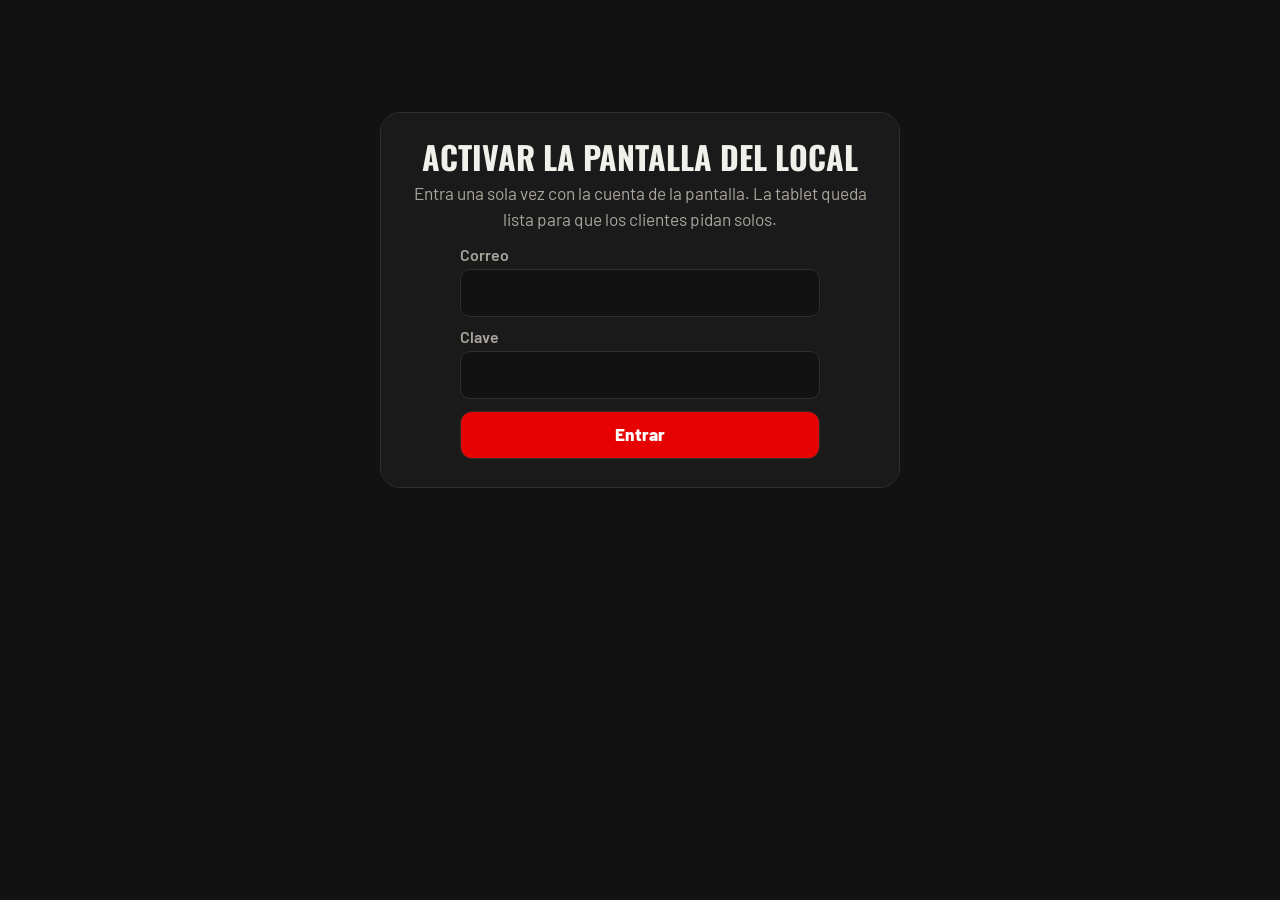
<file: pantalla.html>
<!doctype html>
<html lang="es">
<head>
<meta charset="utf-8">
<meta name="viewport" content="width=device-width, initial-scale=1, viewport-fit=cover">
<meta name="robots" content="noindex, nofollow">
<meta name="theme-color" content="#121212">
<link rel="icon" href="assets/favicon.png">
<link rel="preconnect" href="https://fonts.googleapis.com"><link rel="preconnect" href="https://fonts.gstatic.com" crossorigin>
<link rel="stylesheet" href="https://fonts.googleapis.com/css2?family=Oswald:wght@300;500;700&amp;family=Barlow:wght@400;600;700;800&amp;display=swap" media="print" onload="this.media='all'"><noscript><link rel="stylesheet" href="https://fonts.googleapis.com/css2?family=Oswald:wght@300;500;700&amp;family=Barlow:wght@400;600;700;800&amp;display=swap"></noscript>
<link rel="stylesheet" href="estilos/base.css">
<link rel="stylesheet" href="efectos/base.css">
<link rel="stylesheet" href="efectos/energia.css">
<link rel="stylesheet" href="efectos/escaparate.css">
<link rel="stylesheet" href="efectos/acento-fuerte.css">
<style>:root { --fx-bg: #F2F0EA; --fx-paper: #FAF8F3; --fx-accent: #E60202; --fx-ink: #121212; --fx-deep: #1A1A1A; --fx-pop: #FF4D4D; --fx-font: "Barlow", "Arial Narrow", Arial, sans-serif; --fx-font-disp: "Oswald", Impact, "Arial Narrow", sans-serif; --fx-font-txt: "Barlow", "Arial Narrow", Arial, sans-serif; --fx-deep-2: #121212; --fx-line-deep: #2E2E2E; --fx-soft: #D9D6CF; --fx-soft-2: #A9A59D; --fx-warm: #E60202; --fx-chat: #ECE7DD; --fx-oro: #E1AC25; --fx-sobre-acento: #FFFFFF; }</style>

<title>Pide aquí · Big Burger</title>
<meta name="description" content="Pantalla del local de Big Burger: el cliente arma su pedido en la tablet y paga en caja.">
<link rel="manifest" href="pantalla.webmanifest">
<meta name="mobile-web-app-capable" content="yes"><meta name="apple-mobile-web-app-capable" content="yes">
<link rel="stylesheet" href="modulos/restaurante/rest.css">
<link rel="stylesheet" href="modulos/restaurante/rest-panel.css">
<link rel="stylesheet" href="modulos/restaurante/rest-pantalla.css">
</head>
<body class="rest-oscuro kiosco" data-pagina="Pantalla en tienda" data-secciones='["Bienvenida", "Menú", "Tu pedido", "Confirmación"]'>
<!-- Pantalla en tienda (kiosco): tablet vertical dentro del local. El cliente pide solo y paga en caja. Ver modulos/restaurante/README.md -->
<main class="rest-panel" id="kp-entrada-caja"><div class="wrap"><div id="kp-entrada" hidden></div></div></main>

<div class="kp" id="kp" hidden>
  <!-- 1 · Reposo -->
  <section class="kp-paso kp-reposo" id="kp-reposo" aria-label="Bienvenida">
    <button type="button" class="kp-toca" id="kp-empezar">
      <img class="kp-logo" src="assets/logo.webp" alt="" width="120" height="120" id="kp-logo">
      <span class="kp-marca">Big Burger</span>
      <span class="esc-sub"><span>Hamburguesas premium</span></span>
      <span class="kp-foto" id="kp-foto"></span>
      <span class="kp-cta">Toca para pedir</span>
    </button>
  </section>

  <!-- 2 · Menú -->
  <section class="kp-paso" id="kp-menu" aria-label="Menú" hidden>
    <header class="kp-cab">
      <button type="button" class="kp-volver" data-ir="reposo" aria-label="Volver al inicio"><img src="assets/logo.webp" alt="" width="56" height="56"></button>
      <h1>Arma tu pedido</h1>
    </header>
    <nav class="kp-cats" id="kp-cats" aria-label="Categorías"></nav>
    <div class="kp-grilla" id="kp-grilla"></div>
    <footer class="kp-pie" id="kp-pie" hidden>
      <span><b id="kp-n">0</b> <span id="kp-n-txt">productos</span> · <b id="kp-sub">$0.00</b></span>
      <button type="button" class="rest-btn kp-grande" data-ir="pedido">Ver mi pedido</button>
    </footer>
  </section>

  <!-- 3 · Tu pedido -->
  <section class="kp-paso" id="kp-pedido" aria-label="Tu pedido" hidden>
    <header class="kp-cab">
      <button type="button" class="kp-volver texto" data-ir="menu">← Seguir pidiendo</button>
      <h1>Tu pedido</h1>
    </header>
    <form class="kp-form" id="kp-form" autocomplete="off">
      <ul class="kp-lineas" id="kp-lineas"></ul>
      <div class="kp-sugerir" id="kp-sugerir" hidden></div>
      <div class="kp-total"><span>Total</span><b id="kp-total">$0.00</b></div>
      <label class="rest-campo">Tu nombre<input name="nombre" maxlength="40" required placeholder="Para llamarte cuando esté listo" autocomplete="off"></label>
      <fieldset class="kp-modo"><legend>¿Dónde lo comes?</legend>
        <label><input type="radio" name="modo" value="aqui" required><span>Comer aquí</span></label>
        <label><input type="radio" name="modo" value="llevar"><span>Para llevar</span></label>
      </fieldset>
      <fieldset class="kp-sin"><legend>¿Algo que no quieras? <small>Toca para quitarlo (opcional)</small></legend>
        <label><input type="checkbox" name="sin" value="Sin cebolla"><span>Sin cebolla</span></label><label><input type="checkbox" name="sin" value="Sin tomate"><span>Sin tomate</span></label><label><input type="checkbox" name="sin" value="Sin lechuga"><span>Sin lechuga</span></label><label><input type="checkbox" name="sin" value="Sin salsa"><span>Sin salsa</span></label><label><input type="checkbox" name="sin" value="Sin queso"><span>Sin queso</span></label><label><input type="checkbox" name="sin" value="Sin tocino"><span>Sin tocino</span></label>
      </fieldset>
      <div class="kp-pago"><b>Forma de pago</b><span>Pagas en caja al retirar tu pedido (efectivo o transferencia).</span></div>
      <p class="rest-error" id="kp-error" role="alert" hidden></p>
      <button type="submit" class="rest-btn kp-grande" id="kp-enviar">Enviar pedido</button>
    </form>
  </section>

  <!-- 4 · Confirmación -->
  <section class="kp-paso kp-listo" id="kp-listo" aria-label="Pedido enviado" hidden>
    <p class="kp-listo-tit">¡Pedido enviado!</p>
    <p class="kp-numero">#<span id="kp-numero"></span></p>
    <p class="kp-listo-txt">Acércate a la caja para pagar <b id="kp-pagar"></b>. Te llamamos por tu nombre cuando esté listo.</p>
    <button type="button" class="rest-btn kp-grande" data-ir="reposo">Listo</button>
  </section>
</div>

<script>window.REST_PERSISTENTE = true;</script>
<script src="config.js"></script>
<script src="modulos/restaurante/restaurante-datos.js"></script>
<script src="modulos/restaurante/rest-ui.js"></script>

<script src="modulos/restaurante/rest-api.js"></script>
<script src="modulos/restaurante/rest-pantalla.js"></script>
</body>
</html>
</file>
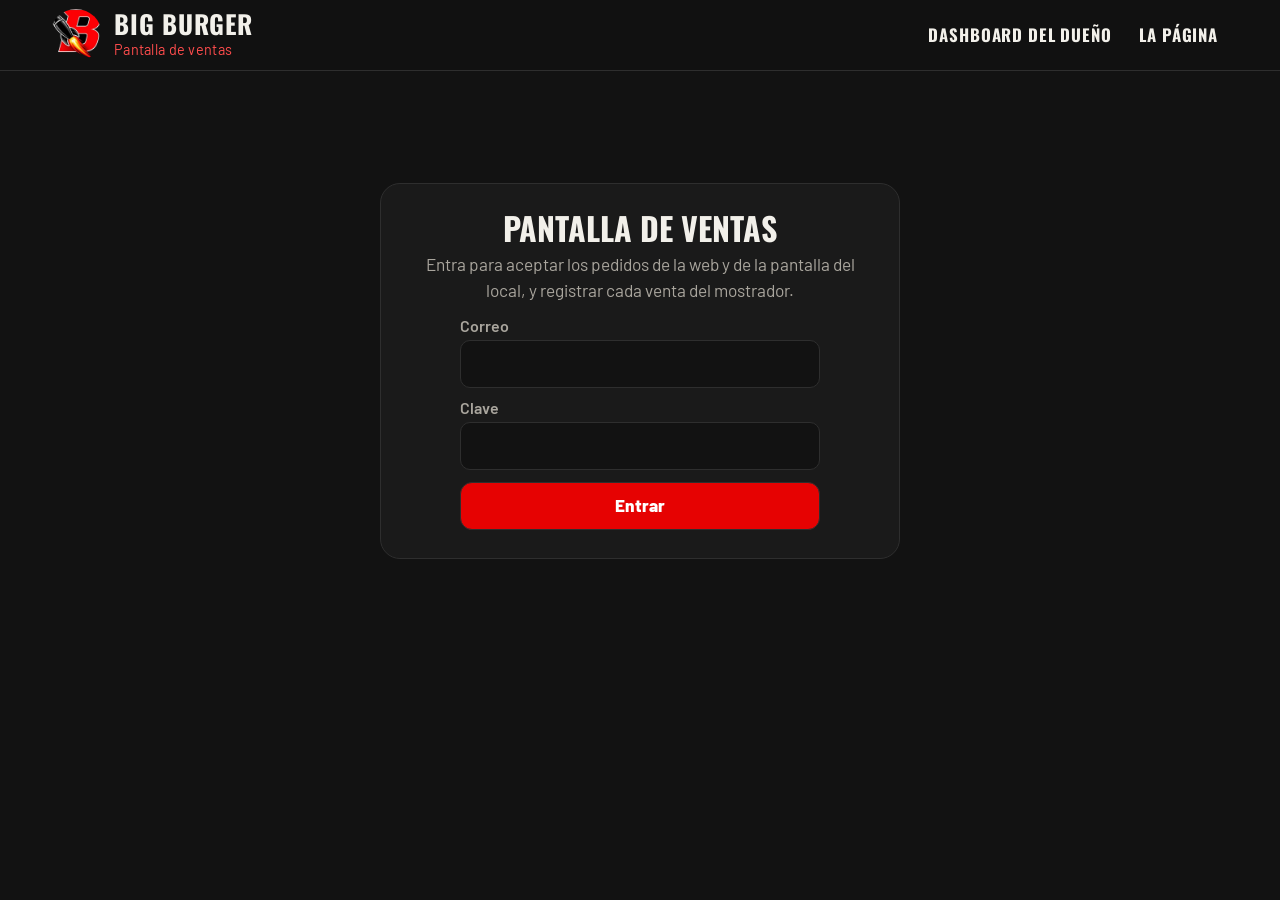
<file: personal.html>
<!doctype html>
<html lang="es">
<head>
<meta charset="utf-8">
<meta name="viewport" content="width=device-width, initial-scale=1, viewport-fit=cover">
<meta name="robots" content="noindex, nofollow">
<meta name="theme-color" content="#121212">
<link rel="icon" href="assets/favicon.png">
<link rel="preconnect" href="https://fonts.googleapis.com"><link rel="preconnect" href="https://fonts.gstatic.com" crossorigin>
<link rel="stylesheet" href="https://fonts.googleapis.com/css2?family=Oswald:wght@300;500;700&amp;family=Barlow:wght@400;600;700;800&amp;display=swap" media="print" onload="this.media='all'"><noscript><link rel="stylesheet" href="https://fonts.googleapis.com/css2?family=Oswald:wght@300;500;700&amp;family=Barlow:wght@400;600;700;800&amp;display=swap"></noscript>
<link rel="stylesheet" href="estilos/base.css">
<link rel="stylesheet" href="efectos/base.css">
<link rel="stylesheet" href="efectos/energia.css">
<link rel="stylesheet" href="efectos/escaparate.css">
<link rel="stylesheet" href="efectos/acento-fuerte.css">
<style>:root { --fx-bg: #F2F0EA; --fx-paper: #FAF8F3; --fx-accent: #E60202; --fx-ink: #121212; --fx-deep: #1A1A1A; --fx-pop: #FF4D4D; --fx-font: "Barlow", "Arial Narrow", Arial, sans-serif; --fx-font-disp: "Oswald", Impact, "Arial Narrow", sans-serif; --fx-font-txt: "Barlow", "Arial Narrow", Arial, sans-serif; --fx-deep-2: #121212; --fx-line-deep: #2E2E2E; --fx-soft: #D9D6CF; --fx-soft-2: #A9A59D; --fx-warm: #E60202; --fx-chat: #ECE7DD; --fx-oro: #E1AC25; --fx-sobre-acento: #FFFFFF; }</style>

<title>Pantalla de ventas · Big Burger (Premium)</title>
<meta name="description" content="Caja de Big Burger: aceptar o rechazar los pedidos de la web y de la pantalla del local, registrar ventas del mostrador y anular errores.">
<link rel="stylesheet" href="modulos/restaurante/rest.css">
<link rel="stylesheet" href="modulos/restaurante/rest-panel.css">
</head>
<body class="rest-oscuro" data-pagina="Pantalla de ventas (personal)" data-secciones='["Vender", "Pedidos web", "Mis ventas"]'>
<header class="cabecera"><div class="wrap">
  <a class="marca" href="index.html"><img src="assets/logo.webp" alt="" width="52" height="52"><span><b>Big Burger</b><small>Pantalla de ventas</small></span></a>
  <nav aria-label="Pantallas del local"><a href="dashboard.html">Dashboard del dueño</a><a href="index.html">La página</a></nav>
</div></header>
<main class="rest-panel">
  <div class="wrap">
    <div id="rp-entrada" hidden></div>
    <div id="rp-app" hidden>
      <div class="rp-barra">
        <h1 id="rp-quien">Ventas del local</h1>
        <div style="display:flex;gap:10px;align-items:center;flex-wrap:wrap">
          <div class="rp-tabs" role="tablist" aria-label="Qué quieres hacer">
            <button type="button" role="tab" id="t-vender" aria-selected="true" aria-controls="p-vender">Vender</button>
            <button type="button" role="tab" id="t-pedidos" aria-selected="false" aria-controls="p-pedidos">Pedidos <span class="n" id="rp-n" hidden>0</span></button>
            <button type="button" role="tab" id="t-ventas" aria-selected="false" aria-controls="p-ventas">Mis ventas</button>
            
          </div>
          <button type="button" class="rest-btn sec chico" id="rp-sonido" aria-pressed="true">Sonido: sí</button><button type="button" class="rest-btn sec chico" id="rp-salir">Salir</button>
        </div>
      </div>

      <section id="p-vender" role="tabpanel" aria-labelledby="t-vender" class="rp-vender">
        <div id="rp-botones"></div>
        <aside class="rest-tarjeta rp-ticket" aria-label="Venta en curso">
          <ul id="rp-lineas"></ul><p class="rp-vacio" id="rp-vacio">Toca una burger para empezar la venta.</p>
          <div class="rp-total"><span>Total</span><b id="rp-total">$0.00</b></div>
          <div style="display:flex;gap:10px"><button type="button" class="rest-btn" id="rp-registrar" style="flex:1" disabled>Registrar venta</button><button type="button" class="rest-btn sec" id="rp-limpiar" aria-label="Vaciar la venta">Vaciar</button></div>
        </aside>
      </section>

      <section id="p-pedidos" role="tabpanel" aria-labelledby="t-pedidos" hidden><div class="rp-lista" id="rp-pedidos"></div></section>
      <section id="p-ventas" role="tabpanel" aria-labelledby="t-ventas" hidden><div class="rp-lista" id="rp-ventas"></div></section>
      
    </div>
  </div>
</main>
<dialog class="rest-dialogo" id="rp-dialogo"><form method="dialog"><h2>Anular venta</h2><label class="rest-campo">Motivo<input id="rp-motivo" maxlength="200" placeholder="Ej.: me equivoqué de burger" required></label>
  <div class="acc"><button value="no" class="rest-btn sec" formnovalidate>Volver</button><button value="si" class="rest-btn peligro" id="rp-anular-ok">Anular</button></div></form></dialog>
<script src="config.js"></script>
<script src="menu.js"></script>
<script src="modulos/restaurante/restaurante-datos.js"></script>
<script src="modulos/restaurante/rest-ui.js"></script>

<script src="modulos/restaurante/rest-api.js"></script>
<script src="modulos/restaurante/rest-personal.js"></script>

</body>
</html>
</file>
<file: estilos/base.css>
/* estilos/base.css · layout común de toda demo, landing y propuesta.
   Sin movimiento (eso vive en efectos/). Los colores y fuentes salen SOLO de variables --fx-*:
   la marca las define en el :root de cada página (ver efectos-por-negocio.md). */
:root {
  /* Valores por defecto neutros: la marca del cliente los reemplaza en el :root de la página. */
  --fx-font: system-ui, -apple-system, "Segoe UI", sans-serif;
  --fx-font-disp: var(--fx-font);
  --fx-font-txt: var(--fx-font);
  --fx-bg: #ffffff; --fx-paper: #f6f6f6; --fx-ink: #111111; --fx-deep: #1c1c1c; --fx-accent: #777777; --fx-pop: #dddddd;
  /* Derivados: se calculan desde la marca; se pueden fijar a mano en el :root de la página. */
  --fx-deep-2: color-mix(in srgb, var(--fx-deep) 55%, #000);
  --fx-line-deep: color-mix(in srgb, var(--fx-deep) 82%, #fff);
  --fx-soft: color-mix(in srgb, var(--fx-bg) 86%, var(--fx-deep));
  --fx-soft-2: color-mix(in srgb, var(--fx-bg) 72%, var(--fx-deep));
  --fx-warm: color-mix(in srgb, var(--fx-accent) 60%, #000);
  --fx-chat: color-mix(in srgb, var(--fx-bg) 85%, #000);
  --fx-error: #8a1c1c;
  /* Marcador [CONFIRMAR]/[MARCADOR]: es una señal de la agencia, no de la marca. */
  --fx-marca-bg: #fff3c4; --fx-marca-ink: #5a3b00;
  padding-top: env(safe-area-inset-top, 0px); padding-bottom: env(safe-area-inset-bottom, 0px);
}
* { box-sizing: border-box; }
html { scroll-behavior: smooth; scroll-padding-top: calc(env(safe-area-inset-top, 0px) + 78px); }
body { margin: 0; background: var(--fx-bg); color: var(--fx-ink); font: 400 1.08rem/1.5 var(--fx-font-txt); -webkit-font-smoothing: antialiased; padding-bottom: 90px; }
h1, h2, h3, p { margin: 0; }
img { max-width: 100%; display: block; }
a { color: inherit; }
a:focus-visible, button:focus-visible { outline: 3px solid var(--fx-pop); outline-offset: 3px; }
.wrap { width: min(1180px, 100% - 36px); margin-inline: auto; }
.sec { padding-block: clamp(60px, 9vw, 110px); position: relative; }
.oscuro { background: var(--fx-deep); color: var(--fx-bg); }
.papel { background: var(--fx-paper); }
.arena { background: var(--fx-pop); }

/* Titulares de dos pesos (misma familia): línea fina + línea gruesa */
.doble { font: 800 clamp(2.6rem, 7vw, 4.6rem)/.95 var(--fx-font-disp); }
.doble span { display: block; font-weight: 300; font-size: .52em; line-height: 1; margin-bottom: .12em; }
.intro { margin-top: 16px; max-width: 52ch; font-size: 1.15rem; }

/* Botones (estructura; el acabado lo pone el perfil) */
.btn { display: inline-flex; align-items: center; justify-content: center; gap: 10px; min-height: 52px; padding: 0 24px; font: 800 1.15rem/1 var(--fx-font-disp); text-decoration: none; border: 2px solid var(--fx-deep); border-radius: 10px; cursor: pointer; background: var(--fx-accent); color: var(--fx-deep); }
.btn-linea { background: transparent; color: inherit; }
.acciones { display: flex; flex-wrap: wrap; gap: 14px; margin-top: 26px; }

/* Barra superior (horario, ubicación, WhatsApp) y cabecera */
.barra { background: var(--fx-deep-2); color: var(--fx-bg); font-size: .98rem; }
.barra .wrap { display: flex; flex-wrap: wrap; gap: 4px 22px; align-items: center; justify-content: space-between; min-height: 42px; padding-block: 6px; }
.barra .datos { display: flex; flex-wrap: wrap; gap: 2px 20px; }
.barra span { display: inline-flex; align-items: center; gap: 7px; }
.barra svg, .ico svg { width: 17px; height: 17px; stroke: var(--fx-pop); fill: none; stroke-width: 1.6; stroke-linecap: round; stroke-linejoin: round; }
.barra a { font: 800 .95rem/1 var(--fx-font-disp); text-decoration: none; min-height: 34px; display: inline-flex; align-items: center; padding: 0 14px; background: var(--fx-pop); color: var(--fx-deep); border-radius: 6px; }
.cabecera { position: sticky; top: 0; z-index: 30; background: var(--fx-deep); border-bottom: 1px solid var(--fx-line-deep); }
.cabecera .wrap { display: flex; align-items: center; justify-content: space-between; gap: 14px; min-height: 70px; }
.marca { display: flex; align-items: center; gap: 12px; color: var(--fx-bg); text-decoration: none; }
.marca img { width: 52px; height: 52px; border-radius: 50%; }
.marca b { font: 900 1.6rem/.9 var(--fx-font-disp); }
.marca small { display: block; font: 400 .9rem/1.1 var(--fx-font-txt); color: var(--fx-pop); letter-spacing: .02em; }
.cabecera nav { display: flex; gap: 4px; }
.cabecera nav a { color: var(--fx-bg); text-decoration: none; font: 700 1.05rem/1 var(--fx-font-disp); min-height: 44px; display: inline-flex; align-items: center; padding: 0 12px; }
@media (max-width: 760px) { .cabecera nav { display: none; } .barra .ocultable { display: none; } .barra .wrap { flex-wrap: nowrap; } .barra .datos { min-width: 0; } .barra .datos span { white-space: nowrap; overflow: hidden; text-overflow: ellipsis; } .barra a { flex-shrink: 0; } }

/* Íconos de línea en círculo (un solo trazo) */
.ico { width: 58px; height: 58px; border-radius: 50%; border: 2px solid currentColor; display: inline-grid; place-items: center; flex-shrink: 0; }
.ico svg { width: 26px; height: 26px; stroke: currentColor; }

/* WhatsApp flotante del cliente */
.wa-flot { position: fixed; right: 16px; bottom: calc(96px + env(safe-area-inset-bottom, 0px)); z-index: 25; width: 58px; height: 58px; border-radius: 50%; background: #25D366; display: grid; place-items: center; box-shadow: 0 8px 24px rgba(0, 0, 0, .3); }
.wa-flot svg { width: 30px; height: 30px; fill: #fff; position: relative; }

/* Pie */
footer { background: var(--fx-deep-2); color: var(--fx-soft-2); padding-block: 34px; font-size: 1rem; }
footer .wrap { display: flex; flex-wrap: wrap; gap: 18px 34px; align-items: center; justify-content: space-between; }
footer img { width: 64px; height: 64px; border-radius: 50%; }
footer a { color: var(--fx-bg); }

/* Marcador de dato pendiente */
.pend { display: inline-block; font: 600 .8rem/1.3 var(--fx-font-txt); background: var(--fx-marca-bg); color: var(--fx-marca-ink); padding: 1px 7px; border-radius: 4px; vertical-align: middle; }

@media print { .franja-demo, .demo-sug, .wa-flot, .pd-barra { display: none !important; } }
</file>
<file: efectos/base.css>
/* efectos/base.css · lo común a todos los perfiles: .fx-entra + .fx-d1…d4, .fx-rv, .fx-contador y el bloqueo de animaciones.
   Solo transform y opacity. El ritmo (duración, curva, distancia) lo fija el perfil con variables:
   --fx-dur, --fx-ease, --fx-dist. Para la aparición al hacer scroll con fx.js: --fx-rv-dur (ms), --fx-rv-step (ms),
   --fx-rv-ease, --fx-rv-dist, --fx-rv-scale. Cada landing carga base.css + UN perfil (+ metal.css opcional). */
:root { --fx-dur: .5s; --fx-ease: cubic-bezier(.2, .7, .2, 1); --fx-dist: 24px; }

/* Aparición al cargar la página (hero, encabezados): una línea tras otra */
@keyframes fx-entra { from { opacity: 0; transform: translateY(var(--fx-dist)); } }
.fx-entra { animation: fx-entra var(--fx-dur) var(--fx-ease) both; }
.fx-d1 { animation-delay: .05s; } .fx-d2 { animation-delay: .16s; } .fx-d3 { animation-delay: .3s; } .fx-d4 { animation-delay: .42s; }

/* Aparición al hacer scroll solo con CSS. Sin soporte de animation-timeline el bloque se ve normal.
   (fx.js hace lo mismo con [data-reveal] y [data-stagger] para los navegadores sin soporte.) */
@keyframes fx-rv { from { opacity: 0; transform: translateY(var(--fx-dist)); } }
@supports (animation-timeline: view()) {
  .fx-rv { animation: fx-rv linear both; animation-timeline: view(); animation-range: entry 0% entry 55%; }
}

/* Contador de cifras reales: fx.js cuenta hasta el número que ya está escrito en el HTML */
.fx-contador { font-variant-numeric: tabular-nums; }

/* Sin movimiento: todo se ve completo y quieto */
@media (prefers-reduced-motion: reduce) {
  *, *::before, *::after { animation: none !important; transition: none !important; scroll-behavior: auto !important; }
}
</file>
<file: efectos/energia.css>
/* efectos/energia.css · perfil ENERGÍA Y ANTOJO (bares, restaurantes, cafeterías, comida rápida).
   Ritmo rápido (0.2–0.4 s) con rebote leve. Se carga después de base.css. Solo transform y opacity.
   Colores solo por variables --fx-* (definidas en el :root de la página). Máx. 3 animaciones infinitas visibles a la vez. */
:root {
  --fx-dur: .45s; --fx-ease: cubic-bezier(.34, 1.56, .64, 1); --fx-dist: 26px; --fx-fast: .22s;
  /* aparición al hacer scroll (fx.js) */
  --fx-rv-dur: 380; --fx-rv-step: 70; --fx-rv-ease: cubic-bezier(.34, 1.56, .64, 1); --fx-rv-dist: 22px; --fx-rv-scale: .98;
}

/* Titulares de dos pesos, en mayúsculas y compactos */
.doble { text-transform: uppercase; font: 900 clamp(2.8rem, 8vw, 5.4rem)/.86 var(--fx-font-disp); letter-spacing: .005em; }
.doble span { font-weight: 300; font-size: .52em; line-height: 1; margin-bottom: .12em; }
.marca b, .barra a, .cabecera nav a { text-transform: uppercase; }
.marca b { letter-spacing: .03em; }
.barra a { letter-spacing: .05em; }
.cabecera nav a { letter-spacing: .05em; }

/* 1. Botón con textura que se hunde al tocar */
.btn { text-transform: uppercase; letter-spacing: .04em; box-shadow: 4px 4px 0 var(--fx-deep); transition: transform var(--fx-fast) var(--fx-ease), box-shadow var(--fx-fast);
  background-image: radial-gradient(color-mix(in srgb, var(--fx-deep) 12%, transparent) 1px, transparent 1.2px); background-size: 5px 5px; }
.btn:active { transform: translate(4px, 4px); box-shadow: 0 0 0 var(--fx-deep); }
.oscuro .btn { border-color: var(--fx-bg); box-shadow: 4px 4px 0 var(--fx-bg); }
.oscuro .btn:active { box-shadow: 0 0 0 var(--fx-bg); }
.btn-linea { background-image: none; }

/* 6. Sello girado */
.sello { display: inline-grid; place-items: center; text-align: center; width: 132px; height: 132px; border-radius: 50%; background: var(--fx-pop); color: var(--fx-deep); border: 3px dashed var(--fx-deep); transform: rotate(-12deg); font: 900 1.15rem/1 var(--fx-font-disp); text-transform: uppercase; padding: 14px; box-shadow: 5px 5px 0 rgba(0, 0, 0, .35); }
.sello small { display: block; font: 600 .82rem/1.15 var(--fx-font-txt); text-transform: none; margin-top: 4px; }

/* 2. Cinta de píldoras en movimiento (1 animación infinita) */
.cinta { overflow: hidden; background: var(--fx-pop); border-block: 3px solid var(--fx-deep); padding-block: 12px; }
.cinta-pista { display: flex; width: max-content; animation: fx-cinta 32s linear infinite; }
.cinta ul { display: flex; gap: 12px; list-style: none; margin: 0; padding: 0 6px; }
.cinta li { font: 800 1.2rem/1 var(--fx-font-disp); text-transform: uppercase; letter-spacing: .04em; padding: 10px 18px; border: 2px solid var(--fx-deep); border-radius: 999px; background: var(--fx-paper); white-space: nowrap; }
.cinta li:nth-child(3n) { background: var(--fx-deep); color: var(--fx-bg); }
@keyframes fx-cinta { to { transform: translateX(-50%); } }

/* 3. Texto contorneado */
.contorno { font: 900 clamp(5rem, 22vw, 17rem)/.8 var(--fx-font-disp); text-transform: uppercase; color: transparent; -webkit-text-stroke: 2px color-mix(in srgb, var(--fx-pop) 35%, transparent); letter-spacing: .02em; pointer-events: none; user-select: none; }

/* 8. Tarjeta con sombra sólida */
.fx-tarjeta { background: var(--fx-paper); border: 3px solid var(--fx-deep); border-radius: 16px; box-shadow: 5px 5px 0 var(--fx-deep); }

/* Pulso del WhatsApp flotante (1 animación infinita) */
.wa-flot::before { content: ""; position: absolute; inset: 0; border-radius: 50%; background: #25D366; animation: fx-pulso-e 2.8s ease-out infinite; }
@keyframes fx-pulso-e { from { transform: scale(1); opacity: .8; } to { transform: scale(1.6); opacity: 0; } }

/* Entrada del hero (momento protagonista): usa .fx-entra .fx-d1…d4 de base.css; el titular grueso "golpea" y el sello gira al entrar */
.fx-golpe { animation: fx-golpe .5s var(--fx-ease) .18s both; }
@keyframes fx-golpe { from { opacity: 0; transform: scale(1.18); } 60% { opacity: 1; } }
.fx-sello-in { animation: fx-sello-in .45s var(--fx-ease) .7s both; }
@keyframes fx-sello-in { from { opacity: 0; transform: rotate(-40deg) scale(.6); } }

/* Transición entre pasos del diagnóstico */
.fx-paso { animation: fx-paso .3s var(--fx-ease) both; }
@keyframes fx-paso { from { opacity: 0; transform: translateX(18px); } }

/* Zoom lento de fotos (solo con mouse) */
.fx-zoom { overflow: hidden; }
.fx-zoom img { transition: transform 1.4s cubic-bezier(.2, .7, .2, 1); }
@media (hover: hover) { .fx-zoom:hover img { transform: scale(1.06); } }

/* 11. Neón que titila, para rótulos de neón. El texto lleva un brillo fijo; la capa de luz de detrás es la que titila,
   solo con opacity (cuenta como animación infinita). Color: --fx-neon (por defecto --fx-pop). */
.fx-neon { position: relative; isolation: isolate; color: var(--fx-neon, var(--fx-pop)); text-shadow: 0 0 .05em currentColor, 0 0 .35em color-mix(in srgb, currentColor 70%, transparent); }
.fx-neon::after { content: ""; position: absolute; inset: -.25em -.4em; z-index: -1; pointer-events: none; border-radius: 40%;
  background: radial-gradient(closest-side, color-mix(in srgb, var(--fx-neon, var(--fx-pop)) 45%, transparent), transparent);
  opacity: .9; animation: fx-neon 6s steps(1, end) infinite; }
@keyframes fx-neon { 0%, 17%, 21%, 58%, 61%, 100% { opacity: .9; } 18%, 60% { opacity: .35; } 19.5% { opacity: .7; } }

@media (prefers-reduced-motion: reduce) { .fx-neon::after { opacity: .9; } }
</file>
<file: efectos/escaparate.css>
/* efectos/escaparate.css · complemento OPCIONAL de la vitrina de restaurantes (efectos.usar = ["escaparate"] + restaurante.escaparate = {palabra, sub}).
   Variante de la cabecera de la vitrina tipo "escaparate": UNA palabra gigante fija (la marca) con textura gastada, la burger delante,
   flechas redondas a los lados, línea de subtítulo con reglas doradas y fondo facetado oscuro. Origen: Big Burger (oct 2026), a partir de su
   encabezado de carta y de la captura de referencia de Daniel. Sin filas repetidas ni contorno (eso es la vitrina de Gorila).
   Estático salvo el cambio de burger (que ya hace rest.css); nada depende de :hover. rest.css se carga después: los selectores llevan .esc-hero. */
:root {
  --esc-gastado: url("data:image/svg+xml,%3Csvg xmlns='http://www.w3.org/2000/svg' width='260' height='260'%3E%3Cfilter id='n'%3E%3CfeTurbulence type='fractalNoise' baseFrequency='.42' numOctaves='3' seed='4' stitchTiles='stitch'/%3E%3CfeColorMatrix values='0 0 0 0 0 0 0 0 0 0 0 0 0 0 0 0 0 0 -20 14.9'/%3E%3C/filter%3E%3Crect width='100%25' height='100%25' filter='url(%23n)'/%3E%3C/svg%3E");
}

/* ---------- fondo facetado (como el encabezado de su carta) ---------- */
.rb-hero.esc-hero { min-height: min(100svh, 940px); padding-bottom: 0; background: var(--fx-deep-2); }
.esc-fondo { position: absolute; inset: 0; z-index: -3; pointer-events: none;
  background:
    linear-gradient(118deg, transparent 0 34%, rgba(255, 255, 255, .045) 34% 49%, transparent 49%),
    linear-gradient(64deg, transparent 0 60%, rgba(255, 255, 255, .035) 60% 74%, transparent 74%),
    linear-gradient(152deg, rgba(255, 255, 255, .05) 0 16%, transparent 16% 100%),
    linear-gradient(28deg, transparent 0 82%, rgba(255, 255, 255, .04) 82%),
    linear-gradient(200deg, transparent 0 70%, rgba(0, 0, 0, .35) 70%),
    radial-gradient(120% 60% at 50% 100%, color-mix(in srgb, var(--fx-accent) 16%, transparent), transparent 70%); }
.esc-hero .rb-glow.on { opacity: .35; }

/* ---------- cabecera: menú centrado ---------- */
.esc-hero .rb-cab .wrap { display: grid; grid-template-columns: 1fr auto 1fr; }
.esc-hero .rb-cab-der { justify-content: flex-end; }
.esc-nav { display: flex; gap: clamp(18px, 2.4vw, 36px); }
.esc-nav a { position: relative; color: var(--fx-bg); text-decoration: none; font: 700 1rem/1 var(--fx-font-txt); letter-spacing: .04em; padding-block: 10px; }
.esc-nav a:first-child::after { content: ""; position: absolute; left: 0; right: 0; bottom: 0; height: 2px; background: var(--fx-accent); }
@media (max-width: 1080px) { .esc-nav { display: none; } .esc-hero .rb-cab .wrap { display: flex; } }

/* ---------- la palabra de la marca, una sola vez, gastada ---------- */
.esc-palabra { position: absolute; z-index: -1; left: 0; right: 0; top: clamp(96px, 11vw, 150px); margin: 0; text-align: center; white-space: nowrap;
  font: 700 clamp(4.2rem, 18vw, 18rem)/.86 var(--fx-font-disp); text-transform: uppercase; letter-spacing: -.005em; color: var(--fx-bg);
  -webkit-mask-image: var(--esc-gastado); mask-image: var(--esc-gastado); -webkit-mask-size: 260px; mask-size: 260px; }

/* ---------- burger al centro con flechas doradas redondas ---------- */
.esc-centro { position: relative; z-index: 2; display: grid; grid-template-columns: auto 1fr auto; align-items: center; gap: 8px;
  padding-inline: clamp(12px, 3vw, 48px); margin-top: clamp(150px, 15vw, 230px); }
.esc-hero .rb-escena { margin: 0; height: clamp(260px, 36vw, 520px); }
.esc-hero .rb-slide img { filter: drop-shadow(0 30px 34px rgba(0, 0, 0, .7)); }
.esc-flecha { width: clamp(46px, 4.4vw, 60px); height: clamp(46px, 4.4vw, 60px); border-radius: 50%; border: 0; cursor: pointer; display: grid; place-items: center;
  background: var(--fx-accent); color: var(--fx-deep); transition: transform .2s var(--fx-ease, ease); }
.esc-flecha:active { transform: scale(.92); }
.esc-flecha svg { width: 55%; height: 55%; fill: none; stroke: currentColor; stroke-width: 3; stroke-linecap: round; stroke-linejoin: round; }

/* ---------- subtítulo con reglas doradas (— HAMBURGUESAS PREMIUM —) ---------- */
.esc-sub { position: relative; z-index: 2; margin: clamp(6px, 1vw, 14px) auto 0; display: flex; align-items: center; justify-content: center; gap: clamp(12px, 2vw, 22px);
  font: 700 clamp(.95rem, 1.6vw, 1.35rem)/1 var(--fx-font-txt); letter-spacing: .18em; text-transform: uppercase; color: var(--fx-oro, var(--fx-accent)); }   /* --fx-oro: segundo color de la marca, opcional */
.esc-sub::before, .esc-sub::after { content: ""; width: clamp(34px, 7vw, 110px); height: 2px; background: var(--fx-oro, var(--fx-accent)); }

/* ---------- pie: nombre de la burger con subrayado dorado y número ---------- */
.esc-pie { position: relative; z-index: 3; display: flex; align-items: flex-end; justify-content: space-between; gap: 18px;
  padding: clamp(18px, 3vw, 34px) clamp(18px, 4vw, 64px) clamp(26px, 4vw, 48px); }
.esc-hero .rb-intro { color: var(--fx-soft-2); }
.esc-hero .rb-nombre { color: var(--fx-accent); font-size: clamp(2.2rem, 5.2vw, 4.4rem); padding-bottom: 10px; position: relative; }
.esc-hero .rb-nombre::after { content: ""; position: absolute; left: 0; bottom: 0; width: 72px; height: 3px; background: var(--fx-accent); }
.esc-hero .rb-precio { border-right-color: var(--fx-line-deep); }
.esc-n { margin: 0; font: 300 clamp(2.6rem, 5vw, 4.4rem)/1 var(--fx-font-disp); color: var(--fx-bg); display: flex; align-items: center; gap: 14px; }
.esc-n::before { content: ""; width: 48px; height: 2px; background: var(--fx-accent); }

@media (max-width: 760px) {
  .rb-hero.esc-hero { min-height: 0; }
  .esc-palabra { top: 132px; font-size: 19vw; }
  .esc-centro { margin-top: 130px; gap: 0; padding-inline: 6px; }
  .esc-hero .rb-escena { height: 250px; }
  .esc-flecha { width: 44px; height: 44px; }
  .esc-n { font-size: 2.4rem; } .esc-n::before { width: 28px; }
}

/* ---------- títulos del resto de la página: fino dorado con regla, como el encabezado de la carta ---------- */
.rb-pagina h2.doble > span:first-child::before, .rb-detalle h2 span::before { content: ""; display: inline-block; width: 1.4em; height: 2px; margin-right: .45em; vertical-align: middle; background: var(--fx-accent); }
.rb-pagina h2.doble { -webkit-mask-image: var(--esc-gastado); mask-image: var(--esc-gastado); -webkit-mask-size: 260px; mask-size: 260px; }

@media (prefers-reduced-motion: reduce) { .esc-flecha { transition: none; } }
</file>
<file: efectos/acento-fuerte.css>
/* efectos/acento-fuerte.css · complemento OPCIONAL (efectos.usar = ["acento-fuerte"]) para marcas cuyo acento es un color fuerte (rojo, azul, verde oscuro).
   El kit pinta el texto sobre el acento con --fx-deep (oscuro), pensado para acentos claros (dorado, crema). Sobre un rojo saturado eso no llega a 4.5:1:
   aquí el texto sobre el acento pasa a --fx-sobre-acento (blanco por defecto). Origen: Big Burger (rojo #E60202 del logo: blanco 4.8:1, oscuro 3.9:1).
   Estático. Las hojas del módulo se cargan después: los selectores llevan «html body» para ganar sin !important. */
html body .btn, html body .pd-btn:not(.pd-btn-sec), html body .rb-pill.lleno, html body .rb-boton.lleno, html body .rest-btn:not(.sec):not(.peligro),
html body .esc-flecha, html body .kp-cta, html body .rp-tabs button[aria-selected="true"], html body.rb-pagina .reco, html body.rb-pagina .pd-listo,
html body.rb-pagina .pd-op input:checked + span, html body.rb-pagina .pd-chip input:checked + span, html body .rp-prod .cant, html body .hub-card.principal {
  color: var(--fx-sobre-acento, #fff);
}
html body.rb-pagina .btn.btn-linea, html body .pd-btn.pd-btn-sec { color: var(--fx-bg); }
html body .rb-menu, html body .rb-menu nav a { color: var(--fx-sobre-acento, #fff); }
html body .rb-menu nav a:focus-visible { color: var(--fx-deep); }
html body.rb-pagina .reco small, html body.rb-pagina .reco .precio, html body.rb-pagina .reco p { color: var(--fx-sobre-acento, #fff); }
</file>
<file: motor/pedido.css>
/* Motor de pedido · estilos. Solo variables --fx-* (marca en el :root de la página, ritmo en efectos/<perfil>.css). */
.pd-marca { display: inline-block; font: 600 .78rem/1.3 var(--fx-font-txt); background: var(--fx-marca-bg); color: var(--fx-marca-ink); padding: 1px 6px; border-radius: 4px; }

/* Temporada */
.pd-temporada { position: relative; background: var(--fx-deep); color: var(--fx-bg); border-radius: 18px; padding: 26px 20px 20px; margin-bottom: 28px; box-shadow: 6px 6px 0 var(--fx-accent); }
.pd-temporada h3 { font: 900 clamp(3rem, 14vw, 5rem)/.85 var(--fx-font-disp); text-transform: uppercase; margin: 6px 0 10px; letter-spacing: .01em; }
.pd-sello { display: inline-block; transform: rotate(-4deg); background: var(--fx-pop); color: var(--fx-deep); font: 800 .95rem/1 var(--fx-font-disp); text-transform: uppercase; padding: 7px 12px; border-radius: 6px; }

/* Carta */
.pd-cat { margin-bottom: 34px; }
.pd-cat h2 { display: flex; flex-wrap: wrap; align-items: baseline; gap: 0 .35em; margin: 0 0 12px; text-transform: uppercase; line-height: .9; }
.pd-cat h2 .fino { font: 300 clamp(1.6rem, 6vw, 2.2rem) var(--fx-font-disp); }
.pd-cat h2 .grueso { font: 900 clamp(2.3rem, 9vw, 3.4rem) var(--fx-font-disp); }
.pd-lista { list-style: none; margin: 0; padding: 0; display: grid; gap: 12px; }
@media (min-width: 760px) { .pd-lista { grid-template-columns: 1fr 1fr; } }
.pd-item { display: flex; justify-content: space-between; gap: 14px; background: var(--fx-paper); border: 2px solid var(--fx-deep); border-radius: 14px; padding: 14px 14px 14px 16px; box-shadow: 4px 4px 0 var(--fx-deep); }
.pd-info h3 { font: 800 1.45rem/1 var(--fx-font-disp); text-transform: uppercase; margin: 0 0 4px; }
.pd-lema { font: 700 1rem/1.2 var(--fx-font-txt); color: var(--fx-warm); margin: 0 0 4px; }
.pd-desc { font: 400 .98rem/1.35 var(--fx-font-txt); margin: 0; }
.pd-acc { display: flex; flex-direction: column; align-items: flex-end; justify-content: space-between; gap: 10px; flex-shrink: 0; }
.pd-precio { font: 900 1.45rem/1 var(--fx-font-disp); }

/* Carta por pestañas (menu.vista = "pestanas"): barra fija con buscador y categorías; bajo la cabecera fija (70 px) */
.pd-barra-carta { position: sticky; top: 70px; z-index: 20; background: var(--fx-bg); margin: 0 0 18px; padding: 10px 0 8px; border-bottom: 1px solid color-mix(in srgb, var(--fx-deep) 18%, transparent); }
.pd-buscar input { width: 100%; min-height: 46px; padding: 0 14px; font: 400 1rem/1 var(--fx-font-txt); color: var(--fx-ink); background: var(--fx-paper); border: 1px solid color-mix(in srgb, var(--fx-deep) 35%, transparent); border-radius: 8px; }
.pd-buscar input:focus-visible { outline: 3px solid var(--fx-pop); outline-offset: 1px; }
.pd-solo-lector { position: absolute; width: 1px; height: 1px; overflow: hidden; clip-path: inset(50%); white-space: nowrap; }
.pd-tabs { display: flex; gap: 8px; width: 0; min-width: 100%; overflow-x: auto; margin-top: 10px; padding-bottom: 4px; scrollbar-width: none; -webkit-overflow-scrolling: touch; }
.pd-tabs::-webkit-scrollbar { display: none; }
.pd-tab { flex: none; min-height: 40px; padding: 0 16px; font: 700 .95rem/1 var(--fx-font-disp); text-transform: uppercase; letter-spacing: .06em; color: var(--fx-deep); background: transparent; border: 1px solid color-mix(in srgb, var(--fx-deep) 40%, transparent); border-radius: 999px; cursor: pointer; white-space: nowrap; }
.pd-tab.on { background: var(--fx-deep); color: var(--fx-bg); border-color: var(--fx-deep); }
.pd-tab:focus-visible { outline: 3px solid var(--fx-pop); outline-offset: 2px; }
.pd-res { margin: 0 0 12px; text-transform: uppercase; font: 900 1.6rem/1 var(--fx-font-disp); }
.pd-vacio { margin: 8px 0 0; font: 400 1.05rem/1.4 var(--fx-font-txt); }
.pd-in { animation: pd-in .28s var(--fx-ease) both; }
@keyframes pd-in { from { opacity: 0; transform: translateY(8px); } }
@media (prefers-reduced-motion: reduce) { .pd-in { animation: none; } }

/* Botones: se hunden al tocar (perfil energía) */
.pd-btn { font: 800 1.05rem/1 var(--fx-font-disp); text-transform: uppercase; letter-spacing: .03em; min-height: 44px; padding: 0 18px; border: 2px solid var(--fx-deep); border-radius: 10px; background: var(--fx-accent); color: var(--fx-deep); cursor: pointer; box-shadow: 3px 3px 0 var(--fx-deep); transition: transform var(--fx-fast) var(--fx-ease), box-shadow var(--fx-fast); }
.pd-btn:active { transform: translate(3px, 3px); box-shadow: 0 0 0 var(--fx-deep); }
.pd-btn:focus-visible, .pd-mini:focus-visible, .pd-chip input:focus-visible + span, .pd-op input:focus-visible + span, .pd-campo input:focus-visible, .pd-campo select:focus-visible, .pd-cerrar:focus-visible { outline: 3px solid var(--fx-pop); outline-offset: 2px; }
.pd-btn-full { width: 100%; display: flex; align-items: center; justify-content: center; gap: 12px; min-height: 54px; font-size: 1.2rem; }
.pd-btn-sec { background: transparent; box-shadow: none; }

/* Barra inferior */
.pd-barra { position: fixed; inset: auto 0 0 0; z-index: 20; padding: 12px 16px calc(12px + env(safe-area-inset-bottom, 0px)); background: var(--fx-deep); }
.pd-barra .pd-btn-full { justify-content: space-between; max-width: 720px; margin: 0 auto; }
.pd-cuenta { display: inline-grid; place-items: center; min-width: 30px; height: 30px; border-radius: 50%; background: var(--fx-deep); color: var(--fx-bg); font-size: 1rem; }
.pd-salto { animation: pd-salto .32s var(--fx-ease); }
@keyframes pd-salto { 50% { transform: scale(1.35); } }

/* Hoja inferior */
.pd-hoja { box-sizing: border-box; width: 100%; max-width: 560px; max-height: 90dvh; margin: auto auto 0; padding: 22px 18px calc(22px + env(safe-area-inset-bottom, 0px)); border: 0; border-radius: 22px 22px 0 0; background: var(--fx-bg); color: var(--fx-ink); overflow: auto; }
.pd-hoja[open] { animation: pd-sube .28s var(--fx-ease); }
@keyframes pd-sube { from { transform: translateY(40px); opacity: 0; } }
.pd-hoja::backdrop { background: color-mix(in srgb, var(--fx-deep) 60%, transparent); }
@media (min-width: 760px) { .pd-hoja { margin: auto; border-radius: 22px; } }
.pd-cerrar { float: right; width: 44px; height: 44px; border: 0; background: none; font: 400 2rem/1 var(--fx-font-txt); color: var(--fx-ink); cursor: pointer; }
.pd-hoja-tit { font: 900 2rem/.95 var(--fx-font-disp); text-transform: uppercase; margin: 6px 0 8px; }
.pd-sub { font: 400 1rem/1.35 var(--fx-font-txt); margin: 0 0 14px; }
.pd-extras { display: flex; flex-wrap: wrap; gap: 8px; margin-bottom: 18px; }
.pd-chip input, .pd-op input { position: absolute; opacity: 0; }
.pd-chip > span { display: inline-block; font: 600 1rem/1 var(--fx-font-txt); padding: 11px 14px; border: 2px solid var(--fx-deep); border-radius: 999px; background: var(--fx-paper); cursor: pointer; transition: transform var(--fx-fast) var(--fx-ease); }
.pd-chip input:checked + span { background: var(--fx-deep); color: var(--fx-bg); transform: scale(1.04); }
.pd-lineas { list-style: none; margin: 0 0 8px; padding: 0; }
.pd-linea { display: grid; grid-template-columns: 1fr auto auto; gap: 10px; align-items: center; padding: 10px 0; border-bottom: 1px dashed color-mix(in srgb, var(--fx-deep) 35%, transparent); font: 400 1.02rem/1.25 var(--fx-font-txt); }
.pd-linea small { display: block; opacity: .8; }
.pd-cant { display: flex; align-items: center; gap: 8px; font-weight: 700; }
.pd-mini { width: 36px; height: 36px; border: 2px solid var(--fx-deep); border-radius: 50%; background: var(--fx-paper); font: 700 1.2rem/1 var(--fx-font-txt); color: var(--fx-ink); cursor: pointer; }
.pd-subtotal { display: flex; justify-content: space-between; font: 800 1.3rem/1 var(--fx-font-disp); text-transform: uppercase; margin: 12px 0 18px; }
.pd-tipo { border: 0; padding: 0; margin: 0 0 14px; display: grid; grid-template-columns: 1fr 1fr; gap: 10px; }
.pd-tipo legend { font: 800 1.25rem/1 var(--fx-font-disp); text-transform: uppercase; margin-bottom: 10px; }
.pd-op > span { display: block; height: 100%; padding: 14px; border: 2px solid var(--fx-deep); border-radius: 12px; background: var(--fx-paper); font: 800 1.2rem/1.05 var(--fx-font-disp); text-transform: uppercase; cursor: pointer; }
.pd-op small { display: block; margin-top: 6px; font: 400 .9rem/1.3 var(--fx-font-txt); text-transform: none; }
.pd-op input:checked + span { background: var(--fx-deep); color: var(--fx-bg); box-shadow: 4px 4px 0 var(--fx-accent); }
.pd-campos { display: grid; gap: 12px; margin-bottom: 12px; }
.pd-campo span { display: block; font: 700 1rem/1 var(--fx-font-txt); margin-bottom: 6px; }
.pd-campo input, .pd-campo select { width: 100%; min-height: 46px; padding: 0 12px; border: 2px solid var(--fx-deep); border-radius: 10px; background: #fff; font: 400 1.05rem var(--fx-font-txt); color: var(--fx-ink); box-sizing: border-box; }
.pd-error { min-height: 1.2em; margin: 0 0 10px; font: 700 1rem/1.3 var(--fx-font-txt); color: var(--fx-error); }
.pd-listo { width: 64px; height: 64px; display: grid; place-items: center; border-radius: 50%; background: var(--fx-deep); color: var(--fx-bg); font: 900 2rem/1 var(--fx-font-disp); animation: pd-salto .4s var(--fx-ease); }

@media (prefers-reduced-motion: reduce) {
  .pd-btn, .pd-chip > span { transition: none; }
  .pd-salto, .pd-hoja[open], .pd-listo { animation: none; }
}
.pd-temporada.con-foto { display: grid; gap: 18px; align-items: center; padding: 16px; }
.pd-temporada.con-foto img { width: 100%; height: 100%; max-height: 340px; object-fit: cover; border-radius: 12px; }
@media (min-width: 760px) { .pd-temporada.con-foto { grid-template-columns: minmax(0, 1fr) minmax(0, 1.2fr); padding: 20px; } }
.pd-fila { display: flex; justify-content: space-between; font: 600 1.05rem/1 var(--fx-font-txt); margin: -8px 0 12px; }
.pd-total { border-top: 2px solid var(--fx-deep); padding-top: 12px; }
.pd-cuando { margin-top: 4px; }

/* Carta con foto (opcional: item.foto = {src, alt, w, h}) */
.pd-lista .pd-item.con-foto { flex-wrap: wrap; align-items: stretch; }
.pd-lista .pd-item .pd-foto { width: 100%; height: 220px; object-fit: cover; border-radius: 7px; }
.pd-lista .pd-item.con-foto .pd-info { flex: 1 1 60%; }

/* Sugerencia al revisar el pedido (menu.sugerir, ej. bebidas): botones de un toque que se suman al carrito */
.pd-sugerir { margin: 6px 0 14px; }
.pd-sugerir p { font: 800 1.05rem/1.2 var(--fx-font-disp); text-transform: uppercase; margin: 0 0 10px; }
.pd-sugerir-fila { display: flex; gap: 10px; overflow-x: auto; padding-bottom: 4px; scrollbar-width: thin; }
.pd-sug { position: relative; flex: none; display: grid; gap: 4px; min-width: 120px; min-height: 64px; padding: 10px 14px; text-align: left; border-radius: 14px;
  border: 2px solid color-mix(in srgb, currentColor 30%, transparent); background: transparent; color: inherit; cursor: pointer; font: 600 .98rem/1.2 var(--fx-font-txt); }
.pd-sug b { font: 800 1rem/1 var(--fx-font-txt); color: var(--fx-pop); }
.pd-sug.on { border-color: var(--fx-accent); }
.pd-sug i { position: absolute; top: -8px; right: -8px; min-width: 24px; height: 24px; padding: 0 6px; border-radius: 999px; display: grid; place-items: center;
  background: var(--fx-accent); color: var(--fx-sobre-acento, var(--fx-deep)); font: 800 .85rem/1 var(--fx-font-txt); font-style: normal; }
</file>
<file: modulos/restaurante/rest.css>
/* Módulo de restaurante · estilos de la vitrina de burgers, el dashboard del dueño y la pantalla de ventas.
   Colores y fuentes SOLO de variables --fx-* de la marca. Animación: solo transform y opacity (CLAUDE.md §6), con prefers-reduced-motion al final.
   Los colores de datos (canales y estados) son los validados con la guía dataviz en modo oscuro (ver --d-*). */
body.rest-oscuro { background: var(--fx-deep-2); color: var(--fx-bg); padding-bottom: 0; }
.rest-oscuro .cabecera { background: color-mix(in srgb, var(--fx-deep-2) 88%, transparent); backdrop-filter: blur(8px); }
.rest-oscuro a:focus-visible, .rest-oscuro button:focus-visible, .rest-oscuro input:focus-visible { outline: 3px solid var(--fx-pop); outline-offset: 3px; }
[hidden] { display: none !important; }
/* las pantallas del local (dashboard y ventas) se navegan entre sí: el menú de la cabecera no se oculta en el celular */
.rest-oscuro .cabecera nav { display: flex; flex-wrap: wrap; justify-content: flex-end; }
@media (max-width: 560px) { .rest-oscuro .cabecera .wrap { flex-wrap: wrap; row-gap: 0; padding-block: 6px; } .rest-oscuro .cabecera nav a { padding: 0 9px; font-size: .95rem; min-height: 40px; } .rest-oscuro .marca small { display: none; } }

/* ====================== VITRINA DE BURGERS (la que ve el cliente) ====================== */
/* Estructura de la referencia (filas gigantes del nombre detrás de la burger, pie con frase + nombre + flechas, menú a pantalla completa, contador LED)
   con los colores y tipografías de la marca. Movimiento: solo transform y opacity. */
.rb-cab { position: absolute; z-index: 20; inset: 0 0 auto 0; }
.rb-cab .wrap { width: min(1500px, 100% - 36px); display: flex; align-items: center; justify-content: space-between; gap: 14px; min-height: 88px; }
.rb-cab-izq, .rb-cab-der { display: flex; align-items: center; gap: 14px; }
.rb-logo img { width: 52px; height: 52px; border-radius: 50%; }
.rb-menu-btn { width: 52px; height: 52px; border: 0; background: transparent; color: var(--fx-bg); cursor: pointer; display: grid; place-content: center; gap: 7px; }
.rb-menu-btn i { display: block; width: 44px; height: 2px; background: currentColor; }
.rb-pill { min-height: 46px; padding: 0 22px; border-radius: 999px; border: 2px solid var(--fx-bg); color: var(--fx-bg); background: transparent; font: 800 .98rem/1 var(--fx-font-txt); letter-spacing: .06em; text-transform: uppercase; text-decoration: none; display: inline-flex; align-items: center; cursor: pointer; }
.rb-pill.lleno { background: var(--fx-accent); border-color: var(--fx-accent); color: var(--fx-deep); }
@media (max-width: 560px) { .rb-pill.solo-grande { display: none; } .rb-pill { padding: 0 16px; } }

.rb-hero { position: relative; overflow: hidden; min-height: min(100svh, 920px); padding-bottom: 160px; display: flex; flex-direction: column; background: var(--fx-deep-2); isolation: isolate; }
.rb-glow { position: absolute; inset: 0; z-index: -2; opacity: 0; transition: opacity .7s ease; background: radial-gradient(closest-side at 50% 48%, var(--g) 0%, color-mix(in srgb, var(--g) 30%, transparent) 55%, transparent 100%); transform: scale(1.3); }
.rb-glow.on { opacity: .8; }
.rb-filas { position: absolute; z-index: -1; inset: 11% 0 auto 0; display: grid; gap: .02em; font: 900 clamp(4.4rem, 13.5vw, 13rem)/.84 var(--fx-font-disp); text-transform: uppercase; transition: opacity .35s ease; }
.rb-filas.cambia { opacity: 0; }
.rb-fila { white-space: nowrap; overflow: visible; color: var(--fx-bg); }
.rb-fila span { display: inline-block; will-change: transform; }
.rb-fila.contorno { color: transparent; -webkit-text-stroke: 2px var(--fx-bg); }
.rb-fila:nth-child(1) span { transform: translateX(-9%); } .rb-fila:nth-child(3) span { transform: translateX(-26%); }
.rb-fila:nth-child(2) span { animation: rb-izq 60s linear infinite alternate; } .rb-fila:nth-child(4) span { animation: rb-der 60s linear infinite alternate; }
@keyframes rb-izq { from { transform: translateX(-4%); } to { transform: translateX(-24%); } }
@keyframes rb-der { from { transform: translateX(-30%); } to { transform: translateX(-10%); } }
.rb-escena { position: relative; z-index: 2; flex: none; height: clamp(300px, 40vw, 580px); margin-top: clamp(130px, 10.5vw, 170px); }
.rb-slide { position: absolute; inset: 0; display: grid; place-items: center; opacity: 0; transform: translate3d(8%, 0, 0) scale(.92); transition: opacity .5s ease, transform .6s cubic-bezier(.2, .8, .2, 1); pointer-events: none; }
.rb-slide.on { opacity: 1; transform: none; pointer-events: auto; }
.rb-slide.antes { transform: translate3d(-8%, 0, 0) scale(.92); }
.rb-slide img { height: 100%; width: auto; max-width: 94%; object-fit: contain; filter: drop-shadow(0 36px 44px rgba(0, 0, 0, .6)); }
.rb-pie { position: absolute; z-index: 6; left: 0; right: 0; bottom: 0; padding: 0 clamp(18px, 3vw, 44px) clamp(22px, 3vw, 38px); display: flex; align-items: flex-end; justify-content: space-between; gap: 18px; background: linear-gradient(0deg, color-mix(in srgb, var(--fx-deep-2) 88%, transparent) 0%, transparent 100%); padding-top: 90px; }
.rb-texto { min-width: 0; }
.rb-intro { font: 600 clamp(1rem, 1.6vw, 1.25rem)/1.2 var(--fx-font-txt); margin-bottom: 8px; color: var(--fx-bg); }
.rb-nombre { font: 900 clamp(2.4rem, 6.6vw, 5.4rem)/.92 var(--fx-font-disp); text-transform: uppercase; }
.rb-desc { display: inline-flex; align-items: center; gap: 8px; margin-top: 12px; font: 800 clamp(1.05rem, 1.7vw, 1.4rem)/1 var(--fx-font-txt); text-transform: uppercase; letter-spacing: .03em; color: var(--fx-bg); text-decoration: none; }
.rb-desc svg { width: 20px; height: 20px; stroke: currentColor; fill: none; stroke-width: 2.4; }
.rb-precio { display: inline-block; margin-right: 14px; padding-right: 14px; border-right: 2px solid var(--fx-bg); font: 800 clamp(1.4rem, 2.3vw, 2rem)/1 var(--fx-font-txt); }
.rb-derecha { display: flex; flex-direction: column; align-items: flex-end; gap: 14px; flex-shrink: 0; }
.rb-controles { display: flex; align-items: center; gap: 12px; }
.rb-flecha { width: 48px; height: 48px; border: 0; background: transparent; color: var(--fx-bg); cursor: pointer; display: grid; place-items: center; }
.rb-flecha svg { width: 30px; height: 30px; stroke: currentColor; fill: none; stroke-width: 2.4; stroke-linecap: round; stroke-linejoin: round; }
.rb-contador { width: 76px; height: 76px; border-radius: 50%; border: 1px solid color-mix(in srgb, var(--fx-bg) 55%, transparent); display: grid; place-items: center; font: 800 2.2rem/1 var(--fx-font-txt); }
@media (max-width: 760px) {
  .rb-pie { flex-direction: column; align-items: flex-start; }
  .rb-derecha { flex-direction: row; align-items: center; justify-content: space-between; width: 100%; }
  .rb-contador { width: 56px; height: 56px; font-size: 1.5rem; }
  .rb-escena { height: 340px; margin-top: 150px; margin-bottom: 70px; } .rb-filas { inset-block-start: 20%; }
}

/* Menú a pantalla completa */
.rb-menu { border: 0; padding: 0; width: 100vw; height: 100dvh; max-width: none; max-height: none; background: var(--fx-accent); color: var(--fx-deep); }
.rb-menu::backdrop { background: var(--fx-deep-2); }
.rb-menu[open] { display: grid; grid-template-rows: auto 1fr auto; }
.rb-menu-cab { display: flex; justify-content: space-between; align-items: flex-start; }
.rb-menu-x { width: 76px; height: 76px; border: 0; background: var(--fx-deep); color: var(--fx-bg); cursor: pointer; display: grid; place-items: center; }
.rb-menu-x svg { width: 40px; height: 40px; stroke: currentColor; fill: none; stroke-width: 1.6; }
.rb-menu nav { padding: clamp(10px, 3vw, 40px) clamp(24px, 6vw, 90px); display: grid; align-content: center; gap: 4px; }
.rb-menu nav a { font: 900 clamp(2.6rem, 9vw, 6.4rem)/.95 var(--fx-font-disp); text-transform: uppercase; text-decoration: none; color: var(--fx-deep); width: fit-content; }
.rb-menu nav a:hover, .rb-menu nav a:focus-visible { color: var(--fx-bg); }
.rb-menu footer { display: flex; justify-content: space-between; align-items: flex-end; gap: 14px; padding: 0 clamp(24px, 6vw, 90px) clamp(18px, 3vw, 36px); }
.rb-menu footer p { font: 700 1.1rem/1.6 var(--fx-font-txt); text-transform: uppercase; letter-spacing: .04em; }
.rb-sello { position: relative; width: clamp(120px, 14vw, 190px); height: clamp(120px, 14vw, 190px); border-radius: 50%; background: var(--fx-deep); color: var(--fx-bg); display: grid; place-items: center; text-decoration: none; flex-shrink: 0; }
.rb-sello svg.giro { position: absolute; inset: 0; width: 100%; height: 100%; animation: rb-gira 18s linear infinite; }
.rb-sello svg.giro text { font: 900 15.5px var(--fx-font-disp); letter-spacing: .12em; text-transform: uppercase; fill: currentColor; }
.rb-sello svg.flecha { width: 38%; height: 38%; fill: none; stroke: currentColor; stroke-width: 3.4; stroke-linecap: square; }
@keyframes rb-gira { to { transform: rotate(360deg); } }

/* Contador LED: puntos como los marcadores (datos reales del negocio, solo si el dueño lo activa) */
.rb-led { background: var(--fx-deep-2); padding-block: clamp(50px, 8vw, 100px); text-align: center; border-top: 1px solid var(--fx-line-deep); }
.rb-led h2 { font: 900 clamp(1.7rem, 4.6vw, 3.4rem)/1 var(--fx-font-disp); text-transform: uppercase; }
.rb-led-cifras { display: flex; justify-content: center; gap: clamp(8px, 2vw, 22px); margin-top: clamp(20px, 3vw, 36px); flex-wrap: nowrap; }
.rb-led-cifras .sep { width: clamp(8px, 2vw, 22px); }
.rb-dig { width: clamp(34px, 8vw, 96px); aspect-ratio: 5 / 7; display: grid; grid-template-columns: repeat(5, 1fr); grid-template-rows: repeat(7, 1fr); gap: clamp(1px, .35vw, 4px); }
.rb-dig i { border-radius: 50%; background: color-mix(in srgb, var(--fx-bg) 9%, transparent); } .rb-dig i.on { background: var(--fx-accent); box-shadow: 0 0 .5em color-mix(in srgb, var(--fx-accent) 70%, transparent); }
.rb-led p { margin-top: 18px; color: var(--fx-soft-2); font-size: 1.02rem; }
.rb-ejemplo { display: inline-block; margin-top: 12px; padding: 5px 12px; border-radius: 999px; font: 700 .9rem/1 var(--fx-font-txt); background: var(--fx-marca-bg); color: var(--fx-marca-ink); }

/* Categorías en fila (desliza con el dedo) */
.rb-cats { background: var(--fx-deep-2); padding-block: clamp(34px, 5vw, 60px) 10px; }
.rb-cats .fila { display: grid; grid-auto-flow: column; grid-auto-columns: min(78vw, 340px); gap: 18px; overflow-x: auto; scroll-snap-type: x mandatory; scroll-padding-inline: 18px; padding: 0 18px 14px; scrollbar-width: thin; }
.rb-cat { scroll-snap-align: start; text-decoration: none; color: var(--fx-bg); }
.rb-cat .foto { height: clamp(150px, 20vw, 220px); border: 2px solid var(--fx-bg); border-radius: 22px; background: color-mix(in srgb, var(--fx-deep) 70%, var(--fx-deep-2)); display: grid; place-items: center; overflow: hidden; }
.rb-cat .foto img { height: 88%; width: auto; object-fit: contain; filter: drop-shadow(0 14px 16px rgba(0, 0, 0, .5)); }
.rb-cat .foto .marca-agua { height: 46%; width: auto; opacity: .35; filter: grayscale(.4); }
.rb-cat h3 { margin-top: 12px; font: 900 1.5rem/1 var(--fx-font-disp); text-transform: uppercase; display: flex; align-items: center; gap: 8px; }
.rb-cat h3 svg { width: 18px; height: 18px; stroke: currentColor; fill: none; stroke-width: 2.6; }
.rb-cat p { margin-top: 4px; color: var(--fx-soft-2); font-size: 1.02rem; }

.rb-boton { min-height: 52px; padding: 0 26px; border-radius: 999px; font: 800 1.1rem/1 var(--fx-font-txt); text-decoration: none; display: inline-flex; align-items: center; justify-content: center; cursor: pointer; border: 2px solid var(--fx-bg); color: var(--fx-bg); background: transparent; letter-spacing: .03em; text-transform: uppercase; }
.rb-boton.lleno { background: var(--fx-accent); border-color: var(--fx-accent); color: var(--fx-deep); }
.rb-detalle { background: var(--fx-deep-2); padding-block: clamp(28px, 5vw, 56px); border-top: 1px solid var(--fx-line-deep); }
.rb-detalle .wrap { display: grid; gap: 22px 40px; grid-template-columns: minmax(0, 1.1fr) minmax(0, 1fr); align-items: start; }
@media (max-width: 820px) { .rb-detalle .wrap { grid-template-columns: 1fr; } }
.rb-detalle h2 { font: 800 clamp(1.8rem, 4vw, 2.6rem)/1 var(--fx-font-disp); text-transform: uppercase; }
.rb-detalle h2 span { font-weight: 300; display: block; font-size: .55em; margin-bottom: 4px; color: var(--fx-pop); }
.rb-fichas { display: flex; flex-wrap: wrap; gap: 10px; margin-top: 16px; }
.rb-ficha { padding: 9px 16px; border-radius: 999px; border: 1px solid var(--fx-line-deep); background: color-mix(in srgb, var(--fx-bg) 6%, transparent); font: 600 1.05rem/1.2 var(--fx-font-txt); }
.rb-quedan { display: inline-flex; align-items: center; gap: 8px; margin-top: 18px; padding: 9px 16px; border-radius: 10px; font: 700 1.05rem/1.2 var(--fx-font-txt); background: color-mix(in srgb, var(--fx-bg) 8%, transparent); }
.rb-quedan i { width: 10px; height: 10px; border-radius: 50%; background: var(--d-ok, #0ca30c); }
.rb-quedan.bajo i { background: var(--d-aviso, #fab219); } .rb-quedan.agotado i { background: var(--d-crit, #d03b3b); }
.rb-carta { background: var(--fx-deep); padding-block: clamp(48px, 7vw, 90px); }
.rb-carta h2 { font: 800 clamp(2.2rem, 6vw, 3.8rem)/.95 var(--fx-font-disp); text-transform: uppercase; }
.rb-carta h2 span { display: block; font-weight: 300; font-size: .5em; color: var(--fx-pop); margin-bottom: 4px; }
.rb-grid { display: grid; gap: 16px; margin-top: 30px; grid-template-columns: repeat(auto-fill, minmax(min(100%, 250px), 1fr)); }
.rb-tarjeta { position: relative; display: flex; flex-direction: column; gap: 6px; padding: 18px; border-radius: 18px; border: 1px solid var(--fx-line-deep); background: color-mix(in srgb, var(--fx-deep-2) 60%, var(--fx-deep)); min-height: 220px; }
.rb-tarjeta img { height: 110px; width: auto; max-width: 100%; margin: -4px auto 4px; object-fit: contain; filter: drop-shadow(0 14px 16px rgba(0, 0, 0, .45)); }
.rb-tarjeta h3 { font: 800 1.45rem/1 var(--fx-font-disp); text-transform: uppercase; }
.rb-tarjeta p { color: var(--fx-soft-2); font-size: 1rem; line-height: 1.35; flex: 1; }
.rb-tarjeta .fila { display: flex; align-items: center; justify-content: space-between; gap: 10px; margin-top: 8px; }
.rb-tarjeta .fila b { font: 800 1.35rem/1 var(--fx-font-txt); }
.rb-tarjeta .agotada { position: absolute; top: 14px; right: 14px; font: 800 .85rem/1 var(--fx-font-txt); padding: 6px 10px; border-radius: 999px; background: var(--d-crit, #d03b3b); color: #fff; text-transform: uppercase; }
.rb-tarjeta .rb-boton { min-height: 44px; padding: 0 18px; font-size: 1rem; }

/* ====================== PÁGINA COMPLETA EN ESTILO VITRINA (body.rb-pagina) ======================
   La landing de un cliente con el módulo de restaurante usa la vitrina como inicio y el resto de las secciones en el mismo estilo oscuro:
   fondos petróleo, titulares de dos pesos, píldoras en vez de sombras duras, tarjetas de línea fina. Solo variables --fx-* de la marca. */
body.rb-pagina { background: var(--fx-deep-2); color: var(--fx-bg); }
.rb-pagina .sec { background: var(--fx-deep-2); color: var(--fx-bg); }
.rb-pagina .sec.papel, .rb-pagina .sec.arena, .rb-pagina .sec.oscuro.alt { background: var(--fx-deep); }
.rb-pagina .oscuro { color: var(--fx-bg); }
.rb-pagina .intro, .rb-pagina .pd-desc { color: var(--fx-soft-2); }
.rb-pagina .doble span { color: var(--fx-pop); }
.rb-pagina .sec + .sec { border-top: 1px solid var(--fx-line-deep); }
.rb-pagina :focus-visible { outline-color: var(--fx-pop); }
/* botones: píldora de acento o de contorno */
.rb-pagina .btn { border-radius: 999px; border-color: var(--fx-accent); background: var(--fx-accent); background-image: none; color: var(--fx-deep); box-shadow: none; letter-spacing: .06em; }
.rb-pagina .btn.btn-linea, .rb-pagina .oscuro .btn.btn-linea { background: transparent; color: var(--fx-bg); border: 2px solid var(--fx-bg); box-shadow: none; }
.rb-pagina .btn:active, .rb-pagina .oscuro .btn:active { transform: scale(.97); box-shadow: none; }
/* diagnóstico «¿Qué Gorila eres hoy?» */
.rb-pagina .caja { background: color-mix(in srgb, var(--fx-deep) 78%, var(--fx-deep-2)); border: 1px solid var(--fx-line-deep); border-radius: 26px; box-shadow: none; }
.rb-pagina .caja-cab { border-bottom: 1px solid var(--fx-line-deep); }
.rb-pagina .prog .pista { background: color-mix(in srgb, var(--fx-bg) 14%, transparent); }
.rb-pagina .op { background: color-mix(in srgb, var(--fx-bg) 6%, transparent); border: 1px solid var(--fx-line-deep); border-radius: 16px; color: var(--fx-bg); box-shadow: none; }
.rb-pagina .op:active { transform: scale(.98); }
.rb-pagina .op small { color: var(--fx-soft-2); }
.rb-pagina .enlace { color: var(--fx-bg); }
.rb-pagina .reco { background: var(--fx-accent); color: var(--fx-deep); border-radius: 18px; }
.rb-pagina .reco small, .rb-pagina .reco p, .rb-pagina .reco .precio { color: var(--fx-deep); }
.rb-pagina .paso p, .rb-pagina .cierre p { color: var(--fx-soft-2); }
/* carta y pedido */
.rb-pagina .pd-cat h2 .fino { color: var(--fx-pop); }
.rb-pagina .pd-item { background: color-mix(in srgb, var(--fx-deep) 78%, var(--fx-deep-2)); border: 1px solid var(--fx-line-deep); border-radius: 20px; box-shadow: none; color: var(--fx-bg); }
.rb-pagina .pd-lema { color: var(--fx-pop); }
.rb-pagina .pd-lista .pd-item .pd-foto { border-radius: 14px; }
.rb-pagina .pd-temporada { background: color-mix(in srgb, var(--fx-deep) 78%, var(--fx-deep-2)); border: 1px solid var(--fx-line-deep); border-radius: 24px; box-shadow: none; }
.rb-pagina .pd-btn, .rb-pagina .pd-btn.pd-btn-full { border-radius: 999px; border-color: var(--fx-accent); box-shadow: none; letter-spacing: .05em; }
.rb-pagina .pd-btn-sec { background: transparent; color: var(--fx-bg); border-color: var(--fx-bg); }
.rb-pagina .pd-btn:active { transform: scale(.97); box-shadow: none; }
.rb-pagina .pd-marca { background: var(--fx-marca-bg); color: var(--fx-marca-ink); }
.rb-pagina .pd-barra { background: color-mix(in srgb, var(--fx-deep-2) 92%, transparent); backdrop-filter: blur(8px); border-top: 1px solid var(--fx-line-deep); }
/* hoja del pedido (dialog): oscura, con campos de línea fina */
.rb-pagina .pd-hoja { background: var(--fx-deep); color: var(--fx-bg); border: 1px solid var(--fx-line-deep); }
.rb-pagina .pd-hoja::backdrop { background: rgba(0, 0, 0, .7); }
.rb-pagina .pd-cerrar, .rb-pagina .pd-hoja .pd-sub { color: var(--fx-bg); }
.rb-pagina .pd-op > span, .rb-pagina .pd-chip > span { background: color-mix(in srgb, var(--fx-bg) 6%, transparent); border: 1px solid var(--fx-line-deep); color: var(--fx-bg); }
.rb-pagina .pd-op input:checked + span, .rb-pagina .pd-chip input:checked + span { background: var(--fx-accent); border-color: var(--fx-accent); color: var(--fx-deep); box-shadow: none; }
.rb-pagina .pd-op small { color: inherit; opacity: .85; }
.rb-pagina .pd-campo input, .rb-pagina .pd-campo select { background: var(--fx-deep-2); color: var(--fx-bg); border: 1px solid var(--fx-line-deep); }
.rb-pagina .pd-mini { background: transparent; border-color: var(--fx-line-deep); color: var(--fx-bg); }
.rb-pagina .pd-linea { border-bottom: 1px solid var(--fx-line-deep); }
.rb-pagina .pd-total { border-top: 1px solid var(--fx-line-deep); }
.rb-pagina .pd-error { color: #ff9a9a; }
.rb-pagina .pd-listo { background: var(--fx-accent); color: var(--fx-deep); }
.rb-pagina .pd-cuenta { background: var(--fx-deep); color: var(--fx-bg); }
/* qué cambia, galería, dónde, cierre */
.rb-pagina .chat { background: color-mix(in srgb, var(--fx-deep) 78%, var(--fx-deep-2)); border: 1px solid var(--fx-line-deep); border-radius: 24px; }
.rb-pagina .chat h3 { color: var(--fx-bg); }
.rb-pagina .burbuja { color: #14201f; }
.rb-pagina .chat.despues { background: color-mix(in srgb, var(--fx-bg) 8%, var(--fx-deep)); }
.rb-pagina .galeria figure { border: 1px solid var(--fx-line-deep); border-radius: 24px; }
.rb-pagina #donde .oscuro[data-reveal] { border: 1px solid var(--fx-line-deep) !important; box-shadow: none !important; border-radius: 24px !important; background: color-mix(in srgb, var(--fx-deep-2) 60%, var(--fx-deep)); }
.rb-pagina .ico { border-width: 1.5px; }
.rb-pagina footer { background: var(--fx-deep-2); color: var(--fx-soft-2); border-top: 1px solid var(--fx-line-deep); }
/* cabecera de la vitrina que acompaña al bajar (aparece con fondo al salir del hero) */
.rb-cab.fijo { position: fixed; background: color-mix(in srgb, var(--fx-deep-2) 90%, transparent); backdrop-filter: blur(10px); border-bottom: 1px solid var(--fx-line-deep); }
.rb-cab.fijo .wrap { min-height: 66px; }

@media (prefers-reduced-motion: reduce) {
  .rb-slide, .rb-glow, .rb-filas, .rest-tip, .rd-atenuado { transition: none; }
  .rb-fila span, .rb-sello svg.giro, .rd-vivo i, .rd-feed .nuevo { animation: none; }
}
</file>
<file: modulos/restaurante/rest-panel.css>
/* Módulo de restaurante · estilos del dashboard del dueño y de la pantalla de ventas (junto a rest.css). La landing solo carga rest.css. */
/* ====================== COMPARTIDO (dashboard y ventas del personal) ====================== */
.rest-panel { --d-surface: var(--fx-deep-2); --d-card: var(--fx-deep); --d-card-2: color-mix(in srgb, var(--fx-deep) 82%, var(--fx-bg)); --d-line: var(--fx-line-deep);
  --d-ink: var(--fx-bg); --d-mut: var(--fx-soft-2); --d-acento: var(--fx-accent);
  --d-s1: #3987e5; --d-s2: #d95926; --d-s3: #199e70;                  /* canales: local · para llevar · domicilio (validados en oscuro) */
  --d-ok: #0ca30c; --d-aviso: #fab219; --d-crit: #d03b3b;             /* estados del stock: ok · bajo · agotado (siempre con ícono y texto) */
  padding-block: 22px 70px; }
.rest-panel .wrap { width: min(1320px, 100% - 28px); }
.rest-tarjeta { background: var(--d-card); border: 1px solid var(--d-line); border-radius: 16px; padding: 20px; min-width: 0; }
.rest-tarjeta > h2, .rest-tarjeta > header h2 { font: 800 1.25rem/1.1 var(--fx-font-disp); text-transform: uppercase; letter-spacing: .02em; }
.rest-tarjeta > header { display: flex; align-items: flex-start; justify-content: space-between; gap: 12px; margin-bottom: 14px; }
.rest-tarjeta small, .rest-sub { color: var(--d-mut); font-size: .98rem; line-height: 1.3; }
.rest-btn { min-height: 48px; padding: 0 22px; border-radius: 12px; border: 1px solid var(--d-line, var(--fx-line-deep)); background: var(--fx-accent); color: var(--fx-deep); font: 800 1.08rem/1 var(--fx-font-txt); cursor: pointer; display: inline-flex; align-items: center; justify-content: center; gap: 8px; text-decoration: none; }
.rest-btn small { display: block; font-weight: 400; font-size: .85rem; opacity: .8; }
.rest-btn.sec { background: transparent; color: var(--fx-bg); }
.rest-btn.chico { min-height: 38px; padding: 0 14px; font-size: .98rem; }
.rest-btn.peligro { background: transparent; color: #ff9a9a; border-color: color-mix(in srgb, var(--d-crit, #d03b3b) 70%, transparent); }
.rest-btn:disabled { opacity: .45; cursor: not-allowed; }
.rest-form { display: grid; gap: 12px; max-width: 360px; margin-inline: auto; text-align: left; }
.rest-form label, .rest-campo { display: grid; gap: 6px; font: 600 1rem/1 var(--fx-font-txt); color: var(--fx-soft-2); }
.rest-form input, .rest-campo input, .rest-campo select, .rest-campo textarea { min-height: 48px; border-radius: 10px; border: 1px solid var(--fx-line-deep); background: var(--fx-deep-2); color: var(--fx-bg); padding: 0 12px; font: 600 1.1rem var(--fx-font-txt); }
.rest-entrar { max-width: 520px; margin: clamp(40px, 8vw, 90px) auto; padding: 28px; text-align: center; border: 1px solid var(--fx-line-deep); border-radius: 20px; background: var(--fx-deep); }
.rest-entrar h2 { font: 800 2rem/1 var(--fx-font-disp); text-transform: uppercase; margin-bottom: 8px; }
.rest-entrar p { color: var(--fx-soft-2); margin-bottom: 14px; }
.rest-usuarios { display: grid; gap: 10px; grid-template-columns: repeat(auto-fit, minmax(130px, 1fr)); }
.rest-chip-demo { display: inline-block; padding: 5px 12px; border-radius: 999px; font: 700 .9rem/1 var(--fx-font-txt); background: var(--fx-marca-bg); color: var(--fx-marca-ink); }
.rest-error { color: #ff9a9a; font-weight: 700; }
#rest-avisos { position: fixed; z-index: 100; left: 50%; bottom: calc(18px + env(safe-area-inset-bottom, 0px)); transform: translateX(-50%); display: grid; gap: 8px; width: min(94vw, 460px); pointer-events: none; }
.rest-aviso { padding: 13px 18px; border-radius: 12px; background: var(--fx-bg); color: var(--fx-deep); font: 700 1.05rem/1.25 var(--fx-font-txt); box-shadow: 0 10px 30px rgba(0, 0, 0, .4); }
.rest-aviso.malo { background: #5b1414; color: #ffd6d6; border: 1px solid #a33; }
.rest-tip { position: fixed; z-index: 90; pointer-events: none; opacity: 0; padding: 9px 12px; border-radius: 10px; background: var(--fx-bg); color: var(--fx-deep); box-shadow: 0 8px 24px rgba(0, 0, 0, .45); font: 600 .95rem/1.3 var(--fx-font-txt); transition: opacity .12s; }
.rest-tip-f { display: flex; align-items: baseline; gap: 8px; } .rest-tip-f b { font-size: 1.15rem; } .rest-tip-f i { width: 12px; height: 3px; border-radius: 2px; align-self: center; }

/* ====================== DASHBOARD DEL DUEÑO ====================== */
.rd-barra { display: flex; flex-wrap: wrap; align-items: center; justify-content: space-between; gap: 10px 18px; margin-bottom: 16px; }
.rd-barra h1 { font: 800 clamp(1.7rem, 3.4vw, 2.4rem)/1 var(--fx-font-disp); text-transform: uppercase; }
.rd-barra h1 small { display: block; font: 400 1rem/1.2 var(--fx-font-txt); text-transform: none; color: var(--d-mut); margin-top: 4px; }
.rd-vivo { display: inline-flex; align-items: center; gap: 9px; padding: 8px 14px; border-radius: 999px; background: var(--d-card); border: 1px solid var(--d-line); font: 700 1rem/1 var(--fx-font-txt); }
.rd-vivo i { width: 10px; height: 10px; border-radius: 50%; background: var(--d-ok); box-shadow: 0 0 0 0 color-mix(in srgb, var(--d-ok) 60%, transparent); animation: rd-pulso 2s infinite; }
.rd-vivo.caido i { background: var(--d-crit); animation: none; }
@keyframes rd-pulso { 0% { box-shadow: 0 0 0 0 color-mix(in srgb, var(--d-ok) 55%, transparent); } 100% { box-shadow: 0 0 0 10px transparent; } }
.rd-fila1 { display: grid; gap: 14px; grid-template-columns: minmax(0, 1.25fr) repeat(2, minmax(0, 1fr)); }
.rd-kpis { display: grid; gap: 14px; grid-template-columns: 1fr 1fr; grid-column: span 2; }
@media (max-width: 1000px) { .rd-fila1 { grid-template-columns: 1fr; } .rd-kpis { grid-column: auto; } }
.rd-heroe { display: flex; flex-direction: column; gap: 6px; background: linear-gradient(160deg, color-mix(in srgb, var(--fx-accent) 24%, var(--d-card)), var(--d-card) 62%); }
.rd-heroe .cifra { font: 800 clamp(4.2rem, 11vw, 7.2rem)/.9 var(--fx-font-txt); letter-spacing: -.01em; color: var(--fx-bg); }
.rd-heroe .rotulo { font: 700 1.1rem/1.1 var(--fx-font-txt); color: var(--d-mut); text-transform: uppercase; letter-spacing: .06em; }
.rd-delta { display: inline-flex; align-items: center; gap: 7px; width: fit-content; padding: 7px 12px; border-radius: 999px; font: 700 1rem/1 var(--fx-font-txt); background: color-mix(in srgb, var(--fx-bg) 9%, transparent); }
.rd-delta.sube { color: #7fe07f; } .rd-delta.baja { color: #ffb4a0; }
.rd-meta { margin-top: auto; padding-top: 10px; }
.rd-meta .pista { height: 8px; border-radius: 4px; background: color-mix(in srgb, var(--fx-accent) 22%, transparent); overflow: hidden; }
.rd-meta .pista i { display: block; height: 100%; background: var(--fx-accent); border-radius: 4px; transform-origin: left; }
.rd-meta p { margin-top: 7px; color: var(--d-mut); font-size: .98rem; }
.rd-kpi { display: flex; flex-direction: column; gap: 4px; justify-content: space-between; }
.rd-kpi .rotulo { font: 700 .98rem/1.1 var(--fx-font-txt); color: var(--d-mut); text-transform: uppercase; letter-spacing: .05em; }
.rd-kpi .valor { font: 800 clamp(2rem, 3.4vw, 2.7rem)/1 var(--fx-font-txt); }
.rd-kpi .pie { color: var(--d-mut); font-size: .98rem; line-height: 1.25; }
.rd-kpi.alerta { border-color: color-mix(in srgb, var(--d-aviso) 65%, transparent); } .rd-kpi.alerta .valor { color: var(--d-aviso); }
.rd-kpi a { color: var(--fx-pop); font-weight: 700; }
.rd-fila2 { display: grid; gap: 14px; margin-top: 14px; grid-template-columns: minmax(0, 1.7fr) minmax(0, 1fr); }
.rd-fila3 { display: grid; gap: 14px; margin-top: 14px; grid-template-columns: minmax(0, 1.6fr) minmax(0, 1fr); }
.rd-fila4 { display: grid; gap: 14px; margin-top: 14px; grid-template-columns: repeat(3, minmax(0, 1fr)); }
@media (max-width: 1000px) { .rd-fila2, .rd-fila3, .rd-fila4 { grid-template-columns: 1fr; } }
.rd-leyenda { display: flex; flex-wrap: wrap; gap: 6px 16px; font: 600 .98rem/1 var(--fx-font-txt); color: var(--d-mut); }
.rd-leyenda span { display: inline-flex; align-items: center; gap: 7px; } .rd-leyenda i { width: 12px; height: 12px; border-radius: 3px; } .rd-leyenda i.linea { height: 3px; width: 16px; border-radius: 2px; }
.rd-vistatabla { appearance: none; background: transparent; border: 1px solid var(--d-line); color: var(--d-mut); border-radius: 8px; padding: 6px 10px; font: 600 .9rem/1 var(--fx-font-txt); cursor: pointer; min-height: 32px; white-space: nowrap; }
/* columnas por hora: HTML (no SVG) para que el texto conserve su tamaño en el celular */
.rd-horas { position: relative; height: 240px; margin-top: 26px; padding-left: 34px; }
.rd-horas .rejilla { position: absolute; inset: 0 0 26px 34px; }
.rd-horas .rejilla div { position: absolute; left: 0; right: 0; height: 1px; background: var(--d-line); }
.rd-horas .rejilla span { position: absolute; left: -34px; width: 28px; text-align: right; transform: translateY(-50%); font: 600 .85rem/1 var(--fx-font-txt); color: var(--d-mut); }
.rd-cols { position: absolute; inset: 0 0 26px 34px; display: grid; grid-auto-flow: column; grid-auto-columns: 1fr; align-items: end; gap: 2px; }
.rd-col { position: relative; height: 100%; display: flex; align-items: flex-end; justify-content: center; border-radius: 6px; }
.rd-col .barra { width: min(70%, 24px); min-height: 0; background: var(--fx-accent); border-radius: 4px 4px 0 0; transform-origin: bottom; }
.rd-col.ahora .barra { background: var(--fx-pop); outline: 2px solid var(--d-card); }
.rd-col.futura .barra { background: transparent; }
.rd-col .v { position: absolute; left: 0; right: 0; text-align: center; font: 700 .85rem/1 var(--fx-font-txt); transform: translateY(-4px); }
.rd-col:hover, .rd-col:focus-visible { background: color-mix(in srgb, var(--fx-bg) 7%, transparent); outline: 0; }
.rd-col .hh { position: absolute; bottom: -24px; font: 600 .82rem/1 var(--fx-font-txt); color: var(--d-mut); }
.rd-lineaS { position: absolute; inset: 0 0 26px 34px; width: calc(100% - 34px); height: calc(100% - 26px); pointer-events: none; overflow: visible; }
.rd-lineaS polyline { fill: none; stroke: var(--d-mut); stroke-width: 2px; stroke-linejoin: round; stroke-linecap: round; vector-effect: non-scaling-stroke; }
.rd-punto { position: absolute; width: 8px; height: 8px; margin: -4px 0 0 -4px; border-radius: 50%; background: var(--d-mut); box-shadow: 0 0 0 2px var(--d-card); pointer-events: none; }
.rd-canal { display: flex; height: 22px; gap: 2px; margin: 14px 0 12px; }
.rd-canal i { display: block; min-width: 3px; border-radius: 4px; } .rd-canal i:first-child { border-radius: 4px; }
.rd-canal-lista { display: grid; gap: 10px; }
.rd-canal-lista div { display: grid; grid-template-columns: 14px 1fr auto; gap: 10px; align-items: center; font: 600 1.05rem/1.1 var(--fx-font-txt); }
.rd-canal-lista i { width: 12px; height: 12px; border-radius: 3px; } .rd-canal-lista b { font-size: 1.25rem; } .rd-canal-lista em { font-style: normal; color: var(--d-mut); font-size: .95rem; }
.rd-prod { width: 100%; border-collapse: collapse; }
.rd-prod th { text-align: left; font: 700 .85rem/1 var(--fx-font-txt); color: var(--d-mut); text-transform: uppercase; letter-spacing: .05em; padding: 0 8px 10px 0; }
.rd-prod td { padding: 9px 12px 9px 0; border-top: 1px solid var(--d-line); vertical-align: middle; font: 600 1.05rem/1.15 var(--fx-font-txt); }
.rd-prod td.nom small { display: block; font-weight: 400; margin-top: 2px; }
.rd-vend { display: grid; grid-template-columns: 1fr 34px; gap: 8px; align-items: center; min-width: 120px; }
.rd-vend .pista { height: 12px; } .rd-vend .pista i { display: block; height: 100%; background: var(--fx-accent); border-radius: 0 4px 4px 0; transform-origin: left; min-width: 2px; }
.rd-vend b { text-align: right; font-size: 1.15rem; }
.rd-stock { display: grid; gap: 6px; min-width: 150px; }
.rd-stock .pista { height: 10px; border-radius: 5px; background: color-mix(in srgb, var(--fx-bg) 12%, transparent); overflow: hidden; }
.rd-stock .pista i { display: block; height: 100%; border-radius: 5px; transform-origin: left; }
.rd-stock span { font: 600 .98rem/1.1 var(--fx-font-txt); display: flex; justify-content: space-between; gap: 8px; align-items: center; }
.rd-estado { display: inline-flex; align-items: center; gap: 5px; font: 800 .82rem/1 var(--fx-font-txt); text-transform: uppercase; letter-spacing: .04em; padding: 4px 8px; border-radius: 6px; }
.rd-estado.ok { color: #7fe07f; background: color-mix(in srgb, var(--d-ok) 18%, transparent); }
.rd-estado.bajo { color: var(--d-aviso); background: color-mix(in srgb, var(--d-aviso) 16%, transparent); }
.rd-estado.agotado { color: #ff9a9a; background: color-mix(in srgb, var(--d-crit) 24%, transparent); }
.rd-estado.sin_definir, .rd-estado.libre { color: var(--d-mut); background: color-mix(in srgb, var(--fx-bg) 8%, transparent); }
.rd-editor { display: grid; gap: 10px; grid-template-columns: repeat(auto-fill, minmax(min(100%, 210px), 1fr)); margin: 4px 0 14px; padding: 16px; border-radius: 12px; background: var(--d-card-2); border: 1px dashed var(--d-line); }
.rd-editor .rest-campo input { text-align: center; font-size: 1.4rem; }
.rd-editor .pie { grid-column: 1 / -1; display: flex; flex-wrap: wrap; gap: 10px; align-items: center; }
.rd-semana { display: grid; grid-template-columns: repeat(7, 1fr); gap: 6px; align-items: end; height: 170px; margin-top: 8px; }
.rd-semana .c { height: 100%; display: flex; flex-direction: column; justify-content: flex-end; align-items: center; gap: 6px; border-radius: 8px; padding-bottom: 4px; }
.rd-semana .b { width: min(60%, 28px); background: color-mix(in srgb, var(--fx-pop) 40%, var(--d-card)); border-radius: 4px 4px 0 0; transform-origin: bottom; }
.rd-semana .c.hoy .b { background: var(--fx-accent); }
.rd-semana .v { font: 700 .88rem/1 var(--fx-font-txt); } .rd-semana .d { font: 600 .85rem/1 var(--fx-font-txt); color: var(--d-mut); text-transform: capitalize; }
.rd-semana .c:hover, .rd-semana .c:focus-visible { background: color-mix(in srgb, var(--fx-bg) 7%, transparent); outline: 0; }
.rd-equipo { display: grid; gap: 12px; margin-top: 4px; }
.rd-equipo .p { display: grid; grid-template-columns: 1fr auto; gap: 4px 10px; align-items: baseline; font: 600 1.05rem/1.1 var(--fx-font-txt); }
.rd-equipo .p .pista { grid-column: 1 / -1; height: 8px; border-radius: 4px; background: color-mix(in srgb, var(--fx-bg) 10%, transparent); overflow: hidden; }
.rd-equipo .p .pista i { display: block; height: 100%; background: var(--fx-accent); border-radius: 4px; transform-origin: left; }
.rd-feed { display: grid; gap: 0; max-height: 420px; overflow: auto; }
.rd-feed li { list-style: none; display: grid; grid-template-columns: auto 1fr auto; gap: 4px 10px; padding: 10px 0; border-top: 1px solid var(--d-line); font: 600 1rem/1.25 var(--fx-font-txt); }
.rd-feed li:first-child { border-top: 0; }
.rd-feed .hora { color: var(--d-mut); font-variant-numeric: tabular-nums; }
.rd-feed .det { color: var(--d-mut); font-weight: 400; font-size: .95rem; grid-column: 2 / 4; }
.rd-feed .anulada { text-decoration: line-through; opacity: .55; }
.rd-feed .nuevo { animation: rd-nuevo 1.6s ease-out; }
@keyframes rd-nuevo { 0% { opacity: 0; transform: translateY(-8px); } 25% { opacity: 1; transform: none; } }
.rd-canalpunto { display: inline-block; width: 9px; height: 9px; border-radius: 2px; margin-right: 6px; }
ul.rd-feed { padding: 0; margin: 0; }
.rd-tabla-vista { margin-top: 8px; overflow: auto; } .rd-tabla-vista table { width: 100%; border-collapse: collapse; } .rd-tabla-vista th, .rd-tabla-vista td { text-align: left; padding: 7px 10px 7px 0; border-top: 1px solid var(--d-line); font: 600 1rem var(--fx-font-txt); }
.rd-demo { margin-top: 20px; padding: 14px 18px; display: flex; flex-wrap: wrap; gap: 10px 14px; align-items: center; border: 1px dashed var(--fx-line-deep); border-radius: 12px; color: var(--d-mut); }
.rd-atenuado { opacity: .6; transition: opacity .2s; }

/* ====================== PANTALLA DE VENTAS (personal) ====================== */
.rp-barra { display: flex; flex-wrap: wrap; gap: 10px; align-items: center; justify-content: space-between; margin-bottom: 14px; }
.rp-barra h1 { font: 800 clamp(1.6rem, 3.2vw, 2.2rem)/1 var(--fx-font-disp); text-transform: uppercase; }
.rp-tabs { display: flex; gap: 6px; padding: 5px; border-radius: 14px; background: var(--d-card); border: 1px solid var(--d-line); }
.rp-tabs button { min-height: 48px; padding: 0 18px; border-radius: 10px; border: 0; background: transparent; color: var(--fx-bg); font: 800 1.08rem/1 var(--fx-font-txt); cursor: pointer; display: inline-flex; align-items: center; gap: 8px; }
.rp-tabs button[aria-selected="true"] { background: var(--fx-accent); color: var(--fx-deep); }
.rp-tabs .n { min-width: 22px; padding: 3px 6px; border-radius: 999px; background: var(--d-aviso); color: #231a00; font-size: .85rem; text-align: center; }
.rp-vender { display: grid; gap: 16px; grid-template-columns: minmax(0, 1.6fr) minmax(300px, 1fr); align-items: start; }
@media (max-width: 900px) { .rp-vender { grid-template-columns: 1fr; padding-bottom: 150px; } }
.rp-grupo h2 { font: 800 1.1rem/1 var(--fx-font-disp); text-transform: uppercase; letter-spacing: .06em; color: var(--fx-pop); margin: 18px 0 10px; }
.rp-grupo:first-child h2 { margin-top: 0; }
.rp-botones { display: grid; gap: 10px; grid-template-columns: repeat(auto-fill, minmax(min(100%, 170px), 1fr)); }
.rp-prod { position: relative; min-height: 96px; padding: 12px 14px; border-radius: 14px; border: 1px solid var(--d-line); background: var(--d-card); color: var(--fx-bg); text-align: left; display: flex; flex-direction: column; justify-content: space-between; gap: 8px; cursor: pointer; font: 700 1.1rem/1.1 var(--fx-font-txt); }
.rp-prod:active { transform: scale(.97); }
.rp-prod .precio { font: 800 1.15rem/1 var(--fx-font-txt); color: var(--fx-pop); }
.rp-prod .q { font: 700 .85rem/1 var(--fx-font-txt); display: inline-flex; align-items: center; gap: 5px; }
.rp-prod .cant { position: absolute; top: 8px; right: 8px; min-width: 30px; padding: 5px 8px; border-radius: 999px; background: var(--fx-accent); color: var(--fx-deep); font: 800 1rem/1 var(--fx-font-txt); text-align: center; }
.rp-prod:disabled { opacity: .45; cursor: not-allowed; }
.rp-ticket { position: sticky; top: 90px; }
@media (max-width: 900px) { .rp-ticket { position: fixed; z-index: 40; left: 0; right: 0; bottom: 0; top: auto; border-radius: 18px 18px 0 0; padding-bottom: calc(14px + env(safe-area-inset-bottom, 0px)); box-shadow: 0 -12px 30px rgba(0, 0, 0, .5); } }
.rp-ticket ul { list-style: none; margin: 0 0 12px; padding: 0; display: grid; gap: 8px; max-height: 32vh; overflow: auto; }
.rp-ticket li { display: grid; grid-template-columns: 1fr auto auto; gap: 8px; align-items: center; font: 700 1.05rem/1.1 var(--fx-font-txt); }
.rp-ticket .mas { display: inline-flex; align-items: center; gap: 6px; } .rp-ticket .mas button { width: 40px; height: 40px; border-radius: 10px; border: 1px solid var(--d-line); background: transparent; color: var(--fx-bg); font: 800 1.3rem/1 var(--fx-font-txt); cursor: pointer; }
.rp-total { display: flex; justify-content: space-between; align-items: baseline; font: 800 1.9rem/1 var(--fx-font-txt); margin-bottom: 12px; } .rp-total span { font: 700 1rem var(--fx-font-txt); color: var(--d-mut); }
.rp-vacio { color: var(--d-mut); padding: 6px 0 14px; }
.rp-lista { display: grid; gap: 12px; }
.rp-item { display: grid; gap: 8px; }
.rp-item header { display: flex; flex-wrap: wrap; align-items: center; justify-content: space-between; gap: 6px 12px; }
.rp-item h3 { font: 800 1.3rem/1 var(--fx-font-disp); text-transform: uppercase; }
.rp-tag { font: 800 .82rem/1 var(--fx-font-txt); padding: 5px 9px; border-radius: 6px; text-transform: uppercase; letter-spacing: .04em; background: color-mix(in srgb, var(--fx-bg) 12%, transparent); }
.rp-tag.domicilio { background: color-mix(in srgb, var(--d-s3) 28%, transparent); color: #7fe0bd; } .rp-tag.llevar { background: color-mix(in srgb, var(--d-s2) 28%, transparent); color: #ffb08f; }
.rp-tag.anulada { background: color-mix(in srgb, var(--d-crit) 26%, transparent); color: #ffb0b0; } .rp-tag.vencido { background: color-mix(in srgb, var(--d-aviso) 22%, transparent); color: var(--d-aviso); }
.rp-item .acc { display: flex; flex-wrap: wrap; gap: 10px; }
.rp-item p { color: var(--d-mut); font-size: 1rem; line-height: 1.35; } .rp-item p b { color: var(--fx-bg); }
.rp-item a.enlace { color: var(--fx-pop); font-weight: 700; }
dialog.rest-dialogo { border: 1px solid var(--fx-line-deep); border-radius: 16px; background: var(--fx-deep); color: var(--fx-bg); padding: 22px; width: min(92vw, 420px); }
dialog.rest-dialogo::backdrop { background: rgba(0, 0, 0, .65); }
dialog.rest-dialogo h2 { font: 800 1.5rem/1 var(--fx-font-disp); text-transform: uppercase; margin-bottom: 12px; }
dialog.rest-dialogo .acc { display: flex; gap: 10px; margin-top: 14px; justify-content: flex-end; }



/* mini juego en el dashboard */
.rd-fila5 { display: grid; gap: 14px; margin-top: 14px; }
.rd-juego-cifras { display: grid; grid-template-columns: repeat(auto-fit, minmax(150px, 1fr)); gap: 12px; margin: 12px 0; }
.rd-juego-cifras b { display: block; font: 800 1.8rem/1.1 var(--fx-font-disp); }
.rd-juego-cifras .aviso b { color: var(--d-aviso); }
.rd-juego-pend h3 { font-size: 1rem; margin: 8px 0; } .rd-juego-pend ul { list-style: none; padding: 0; margin: 0; display: grid; gap: 6px; }
.rd-juego-cfg { display: flex; flex-wrap: wrap; gap: 12px; align-items: end; margin-top: 14px; }
.rd-juego-on { display: flex; gap: 8px; align-items: center; }

/* Origen del pedido (008): web, pantalla del local; «Pagar en caja» y nota para cocina */
.rp-tag.origen-web { background: color-mix(in srgb, var(--d-s1, #4a90e2) 30%, transparent); color: #a9cdfb; }
.rp-tag.origen-pantalla { background: color-mix(in srgb, var(--fx-accent) 30%, transparent); color: var(--fx-pop); }
.rp-tag.caja { background: transparent; border: 1px solid currentColor; }
.rp-item.de-pantalla { border-color: color-mix(in srgb, var(--fx-accent) 55%, transparent); }
.rp-nota { font-weight: 700; }

/* Pedido de la pantalla del local que lleva rato esperando: naranja y luego rojo (con texto, no solo color) */
.rp-item.demora-naranja { border-color: #f28c28; background: color-mix(in srgb, #f28c28 14%, var(--d-card, var(--fx-deep))); }
.rp-item.demora-roja { border-color: var(--d-crit, #d03b3b); border-width: 2px; background: color-mix(in srgb, var(--d-crit, #d03b3b) 18%, var(--d-card, var(--fx-deep))); }
.rp-espera { display: inline-block; margin-left: 8px; padding: 4px 10px; border-radius: 999px; font: 800 .82rem/1 var(--fx-font-txt); text-transform: uppercase; letter-spacing: .03em; vertical-align: middle; }
.demora-naranja .rp-espera { background: #f28c28; color: #1a1a1a; }
.demora-roja .rp-espera { background: var(--d-crit, #d03b3b); color: #fff; }
</file>
<file: modulos/restaurante/rest-pantalla.css>
/* Módulo de restaurante · pantalla en tienda (kiosco). Tablet vertical, todo con el dedo: botones grandes (mín. 56 px), nada depende de :hover.
   Colores y fuentes de la marca (--fx-*). Animaciones solo con transform y opacity, y apagadas con movimiento reducido. */
body.kiosco { background: var(--fx-deep-2); color: var(--fx-bg); overscroll-behavior: none; -webkit-user-select: none; user-select: none; -webkit-tap-highlight-color: transparent; }
.kiosco input, .kiosco textarea { -webkit-user-select: text; user-select: text; }
.kp { min-height: 100svh; }
.kp-paso { min-height: 100svh; display: flex; flex-direction: column; }
.kp-grande { min-height: 64px; padding: 0 30px; font-size: 1.25rem; border-radius: 16px; }

/* 1 · reposo */
.kp-reposo { background: radial-gradient(120% 70% at 50% 100%, color-mix(in srgb, var(--fx-accent) 18%, transparent), transparent 70%), var(--fx-deep-2); }
.kp-toca { flex: 1; display: flex; flex-direction: column; align-items: center; justify-content: center; gap: clamp(14px, 3vh, 30px); width: 100%; border: 0; background: none; color: inherit; cursor: pointer; padding: 40px 24px; }
.kp-logo { width: clamp(84px, 14vw, 130px); height: auto; }
.kp-marca { font: 700 clamp(3.4rem, 15vw, 9rem)/.86 var(--fx-font-disp); text-transform: uppercase; text-align: center; -webkit-mask-image: var(--esc-gastado, none); mask-image: var(--esc-gastado, none); -webkit-mask-size: 260px; mask-size: 260px; }
.kp-foto img { width: min(78vw, 560px); height: auto; filter: drop-shadow(0 30px 34px rgba(0, 0, 0, .7)); }
.kp-cta { display: inline-flex; align-items: center; min-height: 72px; padding: 0 44px; border-radius: 999px; background: var(--fx-accent); color: var(--fx-deep); font: 800 clamp(1.3rem, 3vw, 1.8rem)/1 var(--fx-font-txt); text-transform: uppercase; letter-spacing: .06em;
  animation: kp-late 2.4s ease-in-out infinite; }
@keyframes kp-late { 0%, 100% { transform: scale(1); } 50% { transform: scale(1.05); } }

/* cabecera de los pasos */
.kp-cab { position: sticky; top: 0; z-index: 5; display: flex; align-items: center; gap: 16px; padding: 14px clamp(16px, 3vw, 28px); background: var(--fx-deep-2); border-bottom: 1px solid var(--fx-line-deep); }
.kp-cab h1 { font: 700 clamp(1.8rem, 4.6vw, 2.6rem)/1 var(--fx-font-disp); text-transform: uppercase; }
.kp-volver { border: 0; background: none; color: var(--fx-bg); cursor: pointer; min-height: 56px; min-width: 56px; display: grid; place-items: center; }
.kp-volver img { width: 56px; height: 56px; }
.kp-volver.texto { font: 700 1.1rem var(--fx-font-txt); padding: 0 12px; border: 1px solid var(--fx-line-deep); border-radius: 14px; }

/* 2 · menú */
.kp-cats { display: flex; gap: 10px; padding: 14px clamp(16px, 3vw, 28px); overflow-x: auto; scrollbar-width: none; }
.kp-cat { flex: none; min-height: 72px; padding: 8px 20px 8px 10px; border-radius: 16px; border: 2px solid var(--fx-line-deep); background: var(--fx-deep); color: var(--fx-bg); cursor: pointer; text-align: left; display: flex; align-items: center; gap: 10px; }
.kp-cat img { width: 64px; height: 48px; object-fit: contain; }
.kp-cat span { display: grid; gap: 2px; }
.kp-cat b { font: 700 1.35rem/1 var(--fx-font-disp); text-transform: uppercase; }
.kp-cat small { font: 600 .9rem/1.1 var(--fx-font-txt); color: var(--fx-soft-2); }
.kp-cat[aria-pressed="true"] { border-color: var(--fx-accent); background: color-mix(in srgb, var(--fx-accent) 16%, var(--fx-deep)); }
.kp-grilla { flex: 1; display: grid; gap: 16px; grid-template-columns: repeat(auto-fill, minmax(min(100%, 300px), 1fr)); padding: 6px clamp(16px, 3vw, 28px) 120px; align-content: start; }
.kp-prod { position: relative; display: flex; flex-direction: column; gap: 8px; padding: 16px; border-radius: 20px; border: 1px solid var(--fx-line-deep); background: var(--fx-deep); }
.kp-prod.sin-foto { border-left: 4px solid var(--fx-accent); }
.kp-prod.agotado { opacity: .55; }
.kp-prod-foto { height: 170px; display: flex; align-items: center; justify-content: center; overflow: hidden; }
.kp-prod-foto img { height: 160px; width: auto; max-width: 100%; object-fit: contain; filter: drop-shadow(0 14px 16px rgba(0, 0, 0, .55)); }
.kp-agotado { position: absolute; top: 12px; right: 12px; padding: 6px 10px; border-radius: 999px; background: var(--d-crit, #d03b3b); color: #fff; font: 800 .85rem/1 var(--fx-font-txt); text-transform: uppercase; }
.kp-prod h2 { font: 700 1.5rem/1 var(--fx-font-disp); text-transform: uppercase; }
.kp-prod p { color: var(--fx-soft-2); font-size: 1rem; line-height: 1.35; flex: 1; }
.kp-prod-pie { display: flex; align-items: center; justify-content: space-between; gap: 10px; }
.kp-prod-pie > b { font: 800 1.5rem/1 var(--fx-font-txt); color: var(--fx-accent); }
.kp-prod-pie .rest-btn { min-height: 56px; font-size: 1.15rem; }
.kp-cant { display: inline-flex; align-items: center; gap: 12px; }
.kp-cant button { width: 56px; height: 56px; border-radius: 14px; border: 1px solid var(--fx-line-deep); background: var(--fx-deep-2); color: var(--fx-bg); font: 800 1.6rem/1 var(--fx-font-txt); cursor: pointer; }
.kp-cant b { min-width: 1.6em; text-align: center; font: 800 1.4rem var(--fx-font-txt); }
.kp-pie { position: fixed; z-index: 6; left: 0; right: 0; bottom: 0; display: flex; align-items: center; justify-content: space-between; gap: 14px; padding: 14px clamp(16px, 3vw, 28px) calc(14px + env(safe-area-inset-bottom));
  background: var(--fx-deep); border-top: 2px solid var(--fx-accent); font: 600 1.2rem var(--fx-font-txt); }
.kp-pie[hidden] { display: none; }

/* 3 · tu pedido */
.kp-form { display: grid; gap: 18px; width: min(720px, 100%); margin: 0 auto; padding: 20px clamp(16px, 3vw, 28px) 40px; }
.kp-lineas { list-style: none; display: grid; gap: 10px; }
.kp-lineas li { display: grid; grid-template-columns: 1fr auto auto; align-items: center; gap: 14px; padding: 12px 14px; border-radius: 16px; background: var(--fx-deep); border: 1px solid var(--fx-line-deep); font: 700 1.15rem var(--fx-font-txt); }
.kp-total { display: flex; justify-content: space-between; align-items: baseline; font: 700 1.3rem var(--fx-font-txt); }
.kp-total b { font: 800 2.2rem/1 var(--fx-font-txt); color: var(--fx-accent); }
.kp-form .rest-campo input, .kp-form .rest-campo textarea { min-height: 60px; font-size: 1.2rem; }
.kp-form .rest-campo textarea { padding-block: 12px; }
.kp-modo { border: 0; display: grid; grid-template-columns: 1fr 1fr; gap: 12px; }
.kp-modo legend { font: 600 1rem var(--fx-font-txt); color: var(--fx-soft-2); margin-bottom: 8px; }
.kp-modo label { position: relative; }
.kp-modo input { position: absolute; opacity: 0; inset: 0; }
.kp-modo span { display: grid; place-items: center; min-height: 72px; border-radius: 16px; border: 2px solid var(--fx-line-deep); background: var(--fx-deep); font: 800 1.25rem var(--fx-font-txt); cursor: pointer; }
.kp-modo input:checked + span { border-color: var(--fx-accent); background: color-mix(in srgb, var(--fx-accent) 18%, var(--fx-deep)); color: var(--fx-accent); }
.kp-modo input:focus-visible + span { outline: 3px solid var(--fx-accent); outline-offset: 2px; }
.kp-pago { display: grid; gap: 4px; padding: 14px 16px; border-radius: 16px; border: 1px dashed var(--fx-line-deep); font-size: 1.05rem; }
.kp-pago span { color: var(--fx-soft-2); }

/* 4 · confirmación */
.kp-listo { align-items: center; justify-content: center; text-align: center; gap: 18px; padding: 40px 24px; }
.kp-listo-tit { font: 700 clamp(2rem, 6vw, 3.4rem)/1 var(--fx-font-disp); text-transform: uppercase; }
.kp-numero { font: 700 clamp(6rem, 26vw, 13rem)/.9 var(--fx-font-disp); color: var(--fx-accent); }
.kp-listo-txt { max-width: 30ch; font-size: 1.35rem; color: var(--fx-soft); }

@media (prefers-reduced-motion: reduce) { .kp-cta { animation: none; } }

/* sugerencia en «Tu pedido» (menu.sugerir, ej. bebidas) */
.kp-sugerir p { font: 700 1.3rem/1 var(--fx-font-disp); text-transform: uppercase; margin-bottom: 10px; }
.kp-sug-fila { display: flex; gap: 12px; overflow-x: auto; padding: 8px 2px 4px; }
.kp-sug { position: relative; flex: none; display: grid; gap: 6px; min-width: 150px; min-height: 76px; padding: 12px 16px; text-align: left; border-radius: 16px;
  border: 2px solid var(--fx-line-deep); background: var(--fx-deep); color: var(--fx-bg); cursor: pointer; font: 700 1.1rem/1.2 var(--fx-font-txt); }
.kp-sug b { color: var(--fx-pop); font-size: 1.15rem; }
.kp-sug.on { border-color: var(--fx-accent); }
.kp-sug i { position: absolute; top: -10px; right: -10px; min-width: 28px; height: 28px; padding: 0 7px; border-radius: 999px; display: grid; place-items: center;
  background: var(--fx-accent); color: var(--fx-sobre-acento, var(--fx-deep)); font: 800 1rem/1 var(--fx-font-txt); font-style: normal; }

/* «¿Algo que no quieras?»: botones de un toque en lugar de escribir (restaurante.pantalla.sin) */
.kp-sin { border: 0; }
.kp-sin legend { font: 600 1rem var(--fx-font-txt); color: var(--fx-soft-2); margin-bottom: 10px; }
.kp-sin legend small { display: block; font-size: .9rem; opacity: .8; }
.kp-sin { display: flex; flex-wrap: wrap; gap: 10px; }
.kp-sin label { position: relative; }
.kp-sin input { position: absolute; opacity: 0; inset: 0; }
.kp-sin span { display: inline-flex; align-items: center; min-height: 56px; padding: 0 20px; border-radius: 999px; border: 2px solid var(--fx-line-deep); background: var(--fx-deep);
  font: 700 1.1rem var(--fx-font-txt); cursor: pointer; }
.kp-sin input:checked + span { border-color: var(--fx-accent); background: var(--fx-accent); color: var(--fx-sobre-acento, var(--fx-deep)); }
.kp-sin input:checked + span::before { content: "✕"; margin-right: 8px; }
.kp-sin input:focus-visible + span { outline: 3px solid var(--fx-accent); outline-offset: 2px; }

/* Ventana de extras al agregar una burger */
.kp-extras { border: 1px solid var(--fx-line-deep); border-radius: 24px; background: var(--fx-deep); color: var(--fx-bg); padding: 26px; width: min(640px, 92vw); }
.kp-extras::backdrop { background: rgba(0, 0, 0, .7); }
.kp-extras h2 { font: 700 2rem/1 var(--fx-font-disp); text-transform: uppercase; }
.kp-extras p { margin: 10px 0 16px; font: 700 1.2rem var(--fx-font-txt); }
.kp-extras p small { display: block; font-weight: 400; color: var(--fx-soft-2); font-size: 1rem; }
.kp-extras-fila { display: grid; gap: 10px; }
.kp-extras-fila label { position: relative; }
.kp-extras-fila input { position: absolute; opacity: 0; inset: 0; }
.kp-extras-fila span { display: flex; justify-content: flex-start; gap: 10px; align-items: center; min-height: 64px; padding: 0 20px; border-radius: 16px; border: 2px solid var(--fx-line-deep);
  font: 700 1.2rem var(--fx-font-txt); cursor: pointer; }
.kp-extras-fila span b { color: var(--fx-pop); margin-left: auto; }
.kp-extras-fila input:checked + span { border-color: var(--fx-accent); background: color-mix(in srgb, var(--fx-accent) 18%, var(--fx-deep)); }
.kp-extras-fila input:checked + span::before { content: "✓"; color: var(--fx-pop); margin-right: 10px; }
.kp-extras-fila input:focus-visible + span { outline: 3px solid var(--fx-accent); outline-offset: 2px; }
.kp-extras-acc { display: grid; grid-template-columns: 1fr 2fr; gap: 12px; margin-top: 20px; }
</file>
